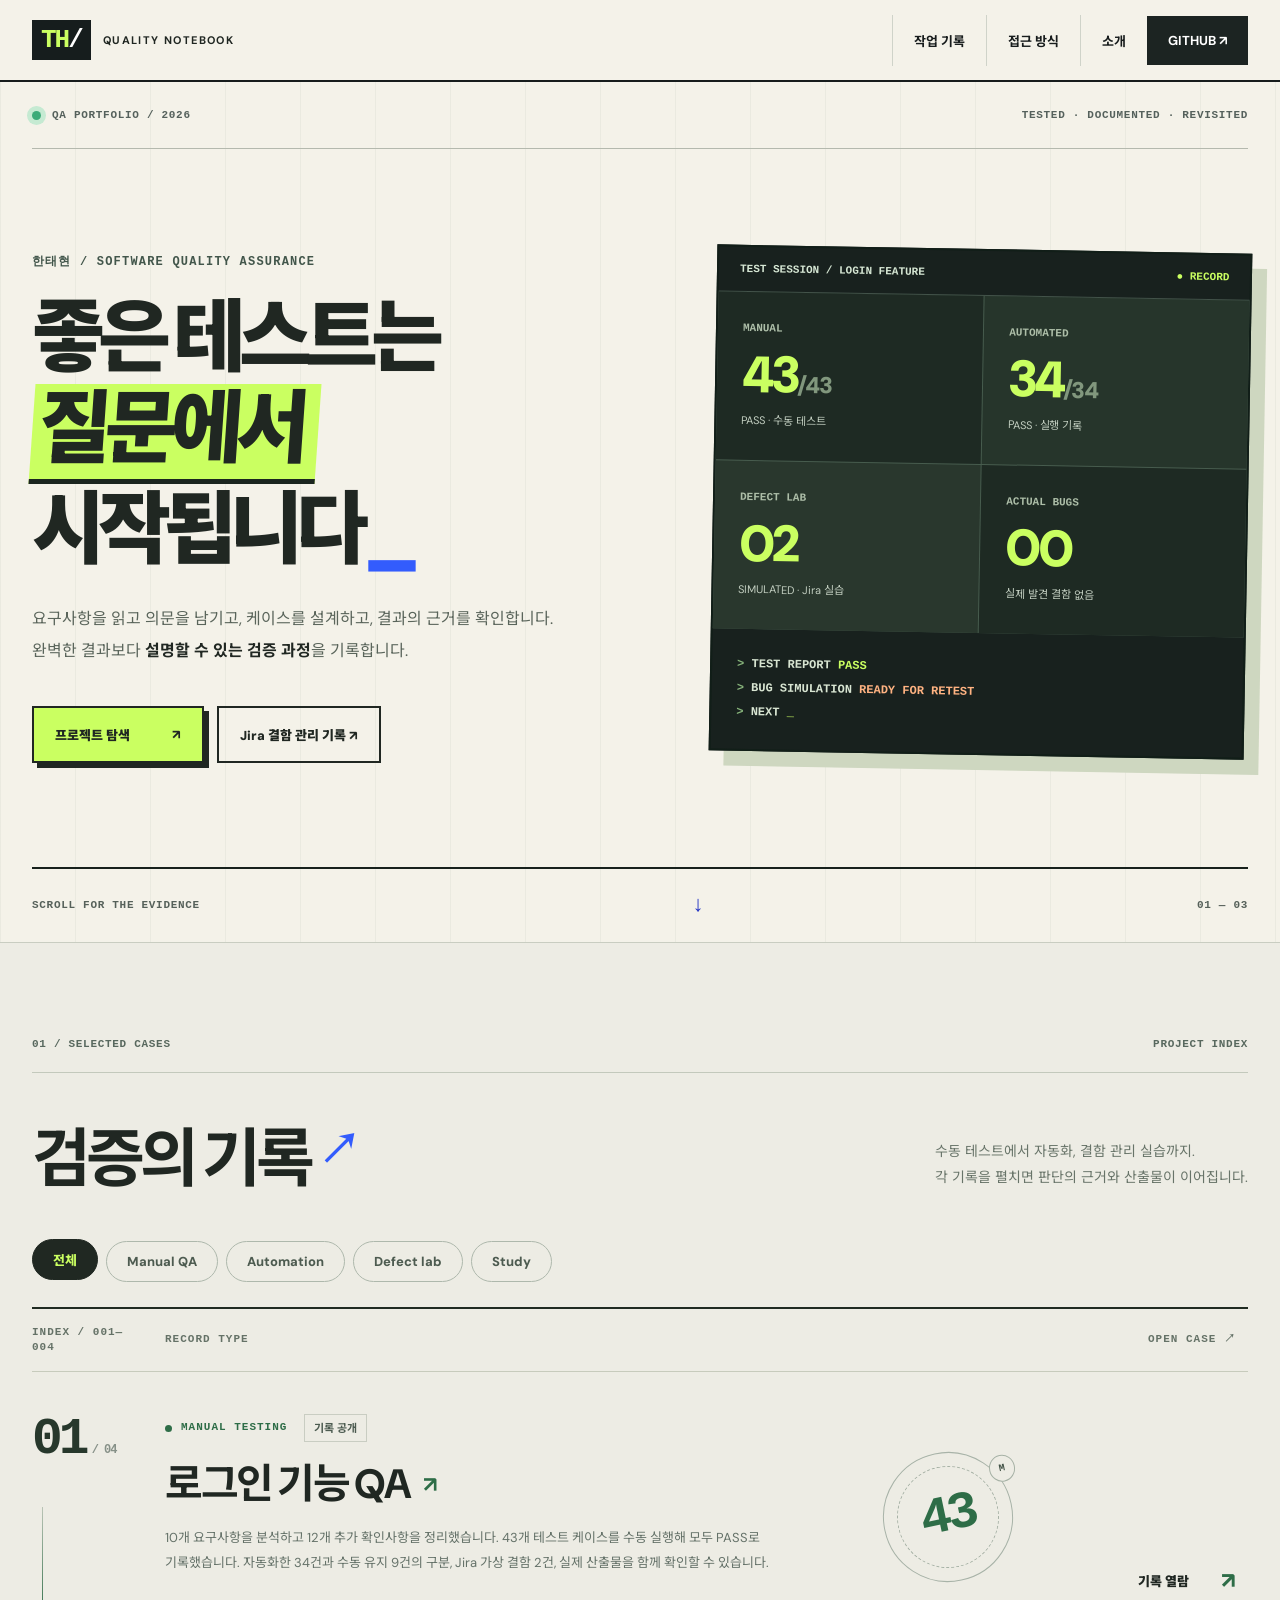
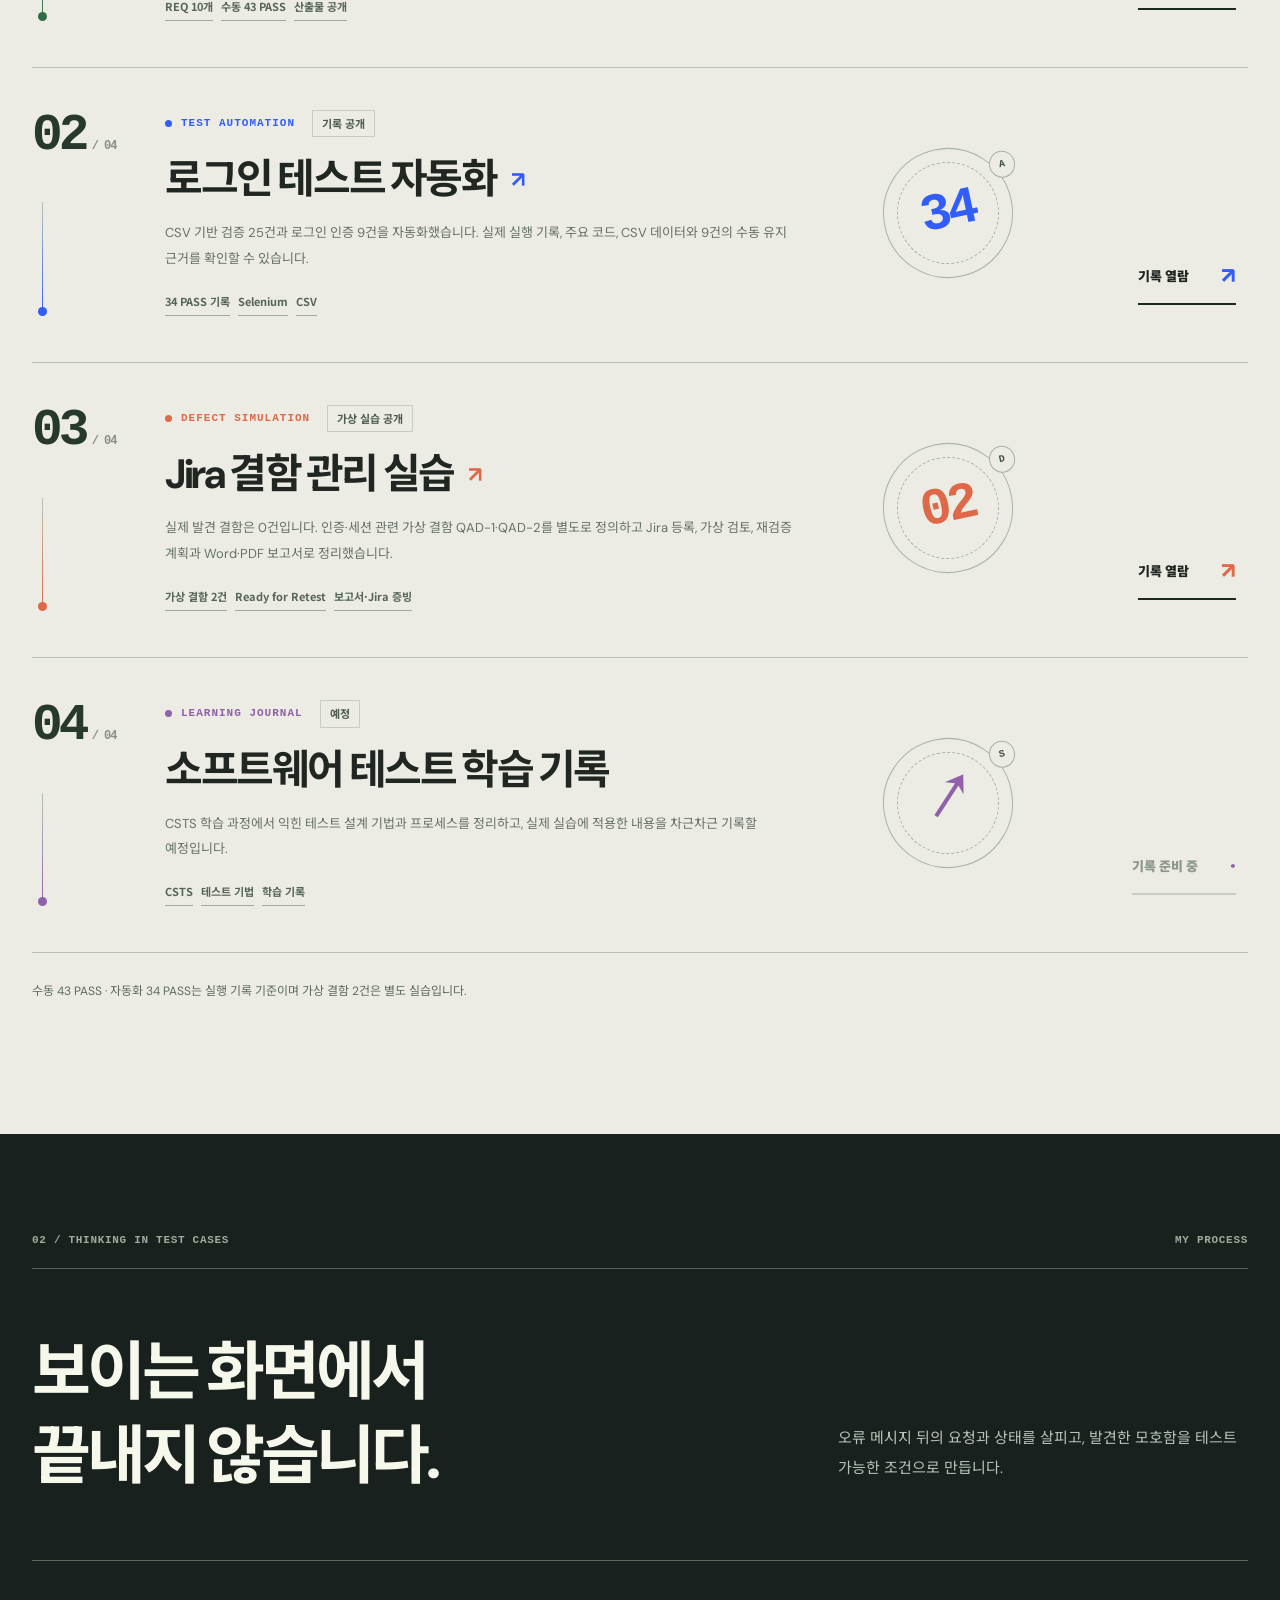
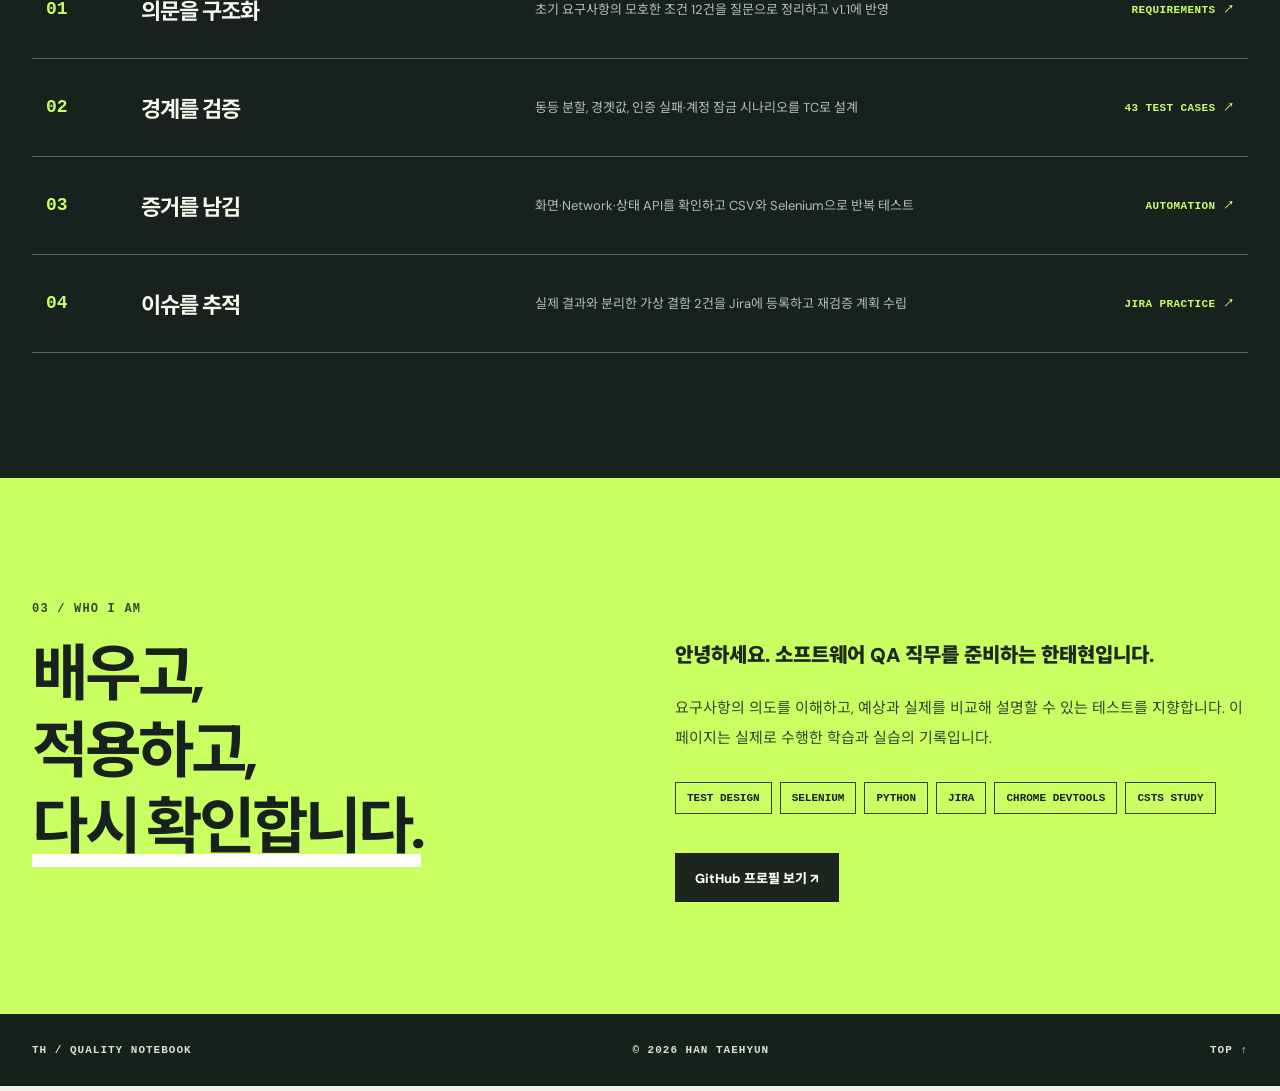
<file: index.html>
<!doctype html><html lang="ko"><head><meta charset="utf-8"><meta name="viewport" content="width=device-width, initial-scale=1"><meta name="theme-color" content="#f4f2e9"><meta name="description" content="QA 프로젝트의 판단과 검증 기록. 요구사항 분석, 수동 테스트, Selenium 자동화, Jira 결함 관리 실습."><title>한태현 | QA Worklog</title><link rel="stylesheet" href="styles.css"><script defer src="projects.js"></script><script defer src="app.js"></script></head>
<body class="redesign-home"><header class="site-header"><a class="brand" href="#top" aria-label="홈"><span class="brand-mark">TH<span class="brand-dot">/</span></span><span class="brand-caption">QUALITY NOTEBOOK</span></a><button class="menu-toggle" aria-label="메뉴 열기" aria-expanded="false">☰</button><nav class="nav" aria-label="사이트 메뉴"><a href="#projects">작업 기록</a><a href="#method">접근 방식</a><a href="#about">소개</a><a href="https://github.com/phixia0" target="_blank" rel="noopener" class="nav-contact">GITHUB ↗</a></nav></header>
<main id="top"><section class="new-hero"><div class="new-hero-inner"><div class="new-hero-top"><span class="live-indicator"><i></i> QA PORTFOLIO / 2026</span><span>TESTED · DOCUMENTED · REVISITED</span></div><div class="new-hero-body"><div class="new-hero-copy"><p class="overline">한태현 / Software Quality Assurance</p><h1>좋은 테스트는<br><span>질문에서</span><br>시작됩니다<span class="terminal-dot">_</span></h1><p class="new-hero-sub">요구사항을 읽고 의문을 남기고, 케이스를 설계하고, 결과의 근거를 확인합니다. 완벽한 결과보다 <b>설명할 수 있는 검증 과정</b>을 기록합니다.</p><div class="new-hero-buttons"><a class="glow-button" href="#projects">프로젝트 탐색 <span>↗</span></a><a class="outline-button" href="projects/login-qa/index.html#defect-simulation">Jira 결함 관리 기록 ↗</a></div></div><div class="new-hero-dashboard"><div class="dash-top"><span>TEST SESSION / LOGIN FEATURE</span><span class="dash-led">● RECORD</span></div><div class="dash-grid"><div><span>MANUAL</span><strong>43<span>/43</span></strong><small>PASS · 수동 테스트</small></div><div><span>AUTOMATED</span><strong>34<span>/34</span></strong><small>PASS · 실행 기록</small></div><div><span>DEFECT LAB</span><strong>02</strong><small>SIMULATED · Jira 실습</small></div><div><span>ACTUAL BUGS</span><strong>00</strong><small>실제 발견 결함 없음</small></div></div><div class="dash-terminal"><span class="prompt">&gt;</span> TEST REPORT <span class="ok-text">PASS</span><br><span class="prompt">&gt;</span> BUG SIMULATION <span class="warn-text">READY FOR RETEST</span><br><span class="prompt">&gt;</span> NEXT <span class="cursor">_</span></div></div></div><div class="hero-edge"><span>SCROLL FOR THE EVIDENCE</span><span>↓</span><span>01 — 03</span></div></div></section>
<section id="projects" class="new-projects"><div class="new-container"><div class="section-overline"><span>01 / SELECTED CASES</span><span>PROJECT INDEX</span></div><div class="new-section-title"><h2>검증의 기록<span>↗</span></h2><p>수동 테스트에서 자동화, 결함 관리 실습까지.<br>각 기록을 펼치면 판단의 근거와 산출물이 이어집니다.</p></div><div class="filters" role="group" aria-label="프로젝트 분류"><button class="filter active" data-filter="all" aria-pressed="true">전체</button><button class="filter" data-filter="manual" aria-pressed="false">Manual QA</button><button class="filter" data-filter="automation" aria-pressed="false">Automation</button><button class="filter" data-filter="defect" aria-pressed="false">Defect lab</button><button class="filter" data-filter="learning" aria-pressed="false">Study</button></div><div class="record-list-intro"><span>INDEX / 001—004</span><span>RECORD TYPE</span><span>OPEN CASE ↗</span></div><div id="project-grid" class="project-grid record-list" aria-live="polite"></div><p class="project-note">수동 43 PASS · 자동화 34 PASS는 실행 기록 기준이며 가상 결함 2건은 별도 실습입니다.</p></div></section>
<section id="method" class="new-method"><div class="new-container"><div class="section-overline"><span>02 / THINKING IN TEST CASES</span><span>MY PROCESS</span></div><div class="method-head"><h2>보이는 화면에서<br>끝내지 않습니다.</h2><p>오류 메시지 뒤의 요청과 상태를 살피고, 발견한 모호함을 테스트 가능한 조건으로 만듭니다.</p></div><div class="method-list"><article><span>01</span><h3>의문을 구조화</h3><p>초기 요구사항의 모호한 조건 12건을 질문으로 정리하고 v1.1에 반영</p><b>REQUIREMENTS ↗</b></article><article><span>02</span><h3>경계를 검증</h3><p>동등 분할, 경곗값, 인증 실패·계정 잠금 시나리오를 TC로 설계</p><b>43 TEST CASES ↗</b></article><article><span>03</span><h3>증거를 남김</h3><p>화면·Network·상태 API를 확인하고 CSV와 Selenium으로 반복 테스트</p><b>AUTOMATION ↗</b></article><article><span>04</span><h3>이슈를 추적</h3><p>실제 결과와 분리한 가상 결함 2건을 Jira에 등록하고 재검증 계획 수립</p><b>JIRA PRACTICE ↗</b></article></div></div></section>
<section id="about" class="new-about"><div class="new-container about-layout"><div><p class="overline">03 / WHO I AM</p><h2>배우고,<br>적용하고,<br><em>다시 확인합니다.</em></h2></div><div class="about-right"><p>안녕하세요. 소프트웨어 QA 직무를 준비하는 한태현입니다.</p><p>요구사항의 의도를 이해하고, 예상과 실제를 비교해 설명할 수 있는 테스트를 지향합니다. 이 페이지는 실제로 수행한 학습과 실습의 기록입니다.</p><div class="skill-cloud"><span>TEST DESIGN</span><span>SELENIUM</span><span>PYTHON</span><span>JIRA</span><span>CHROME DEVTOOLS</span><span>CSTS STUDY</span></div><a class="about-gh" id="github-link" href="https://github.com/phixia0" target="_blank" rel="noopener">GitHub 프로필 보기 ↗</a></div></div></section></main><footer class="new-footer"><span>TH / QUALITY NOTEBOOK</span><span>© <span id="year">2026</span> HAN TAEHYUN</span><a href="#top">TOP ↑</a></footer></body></html>
</file>
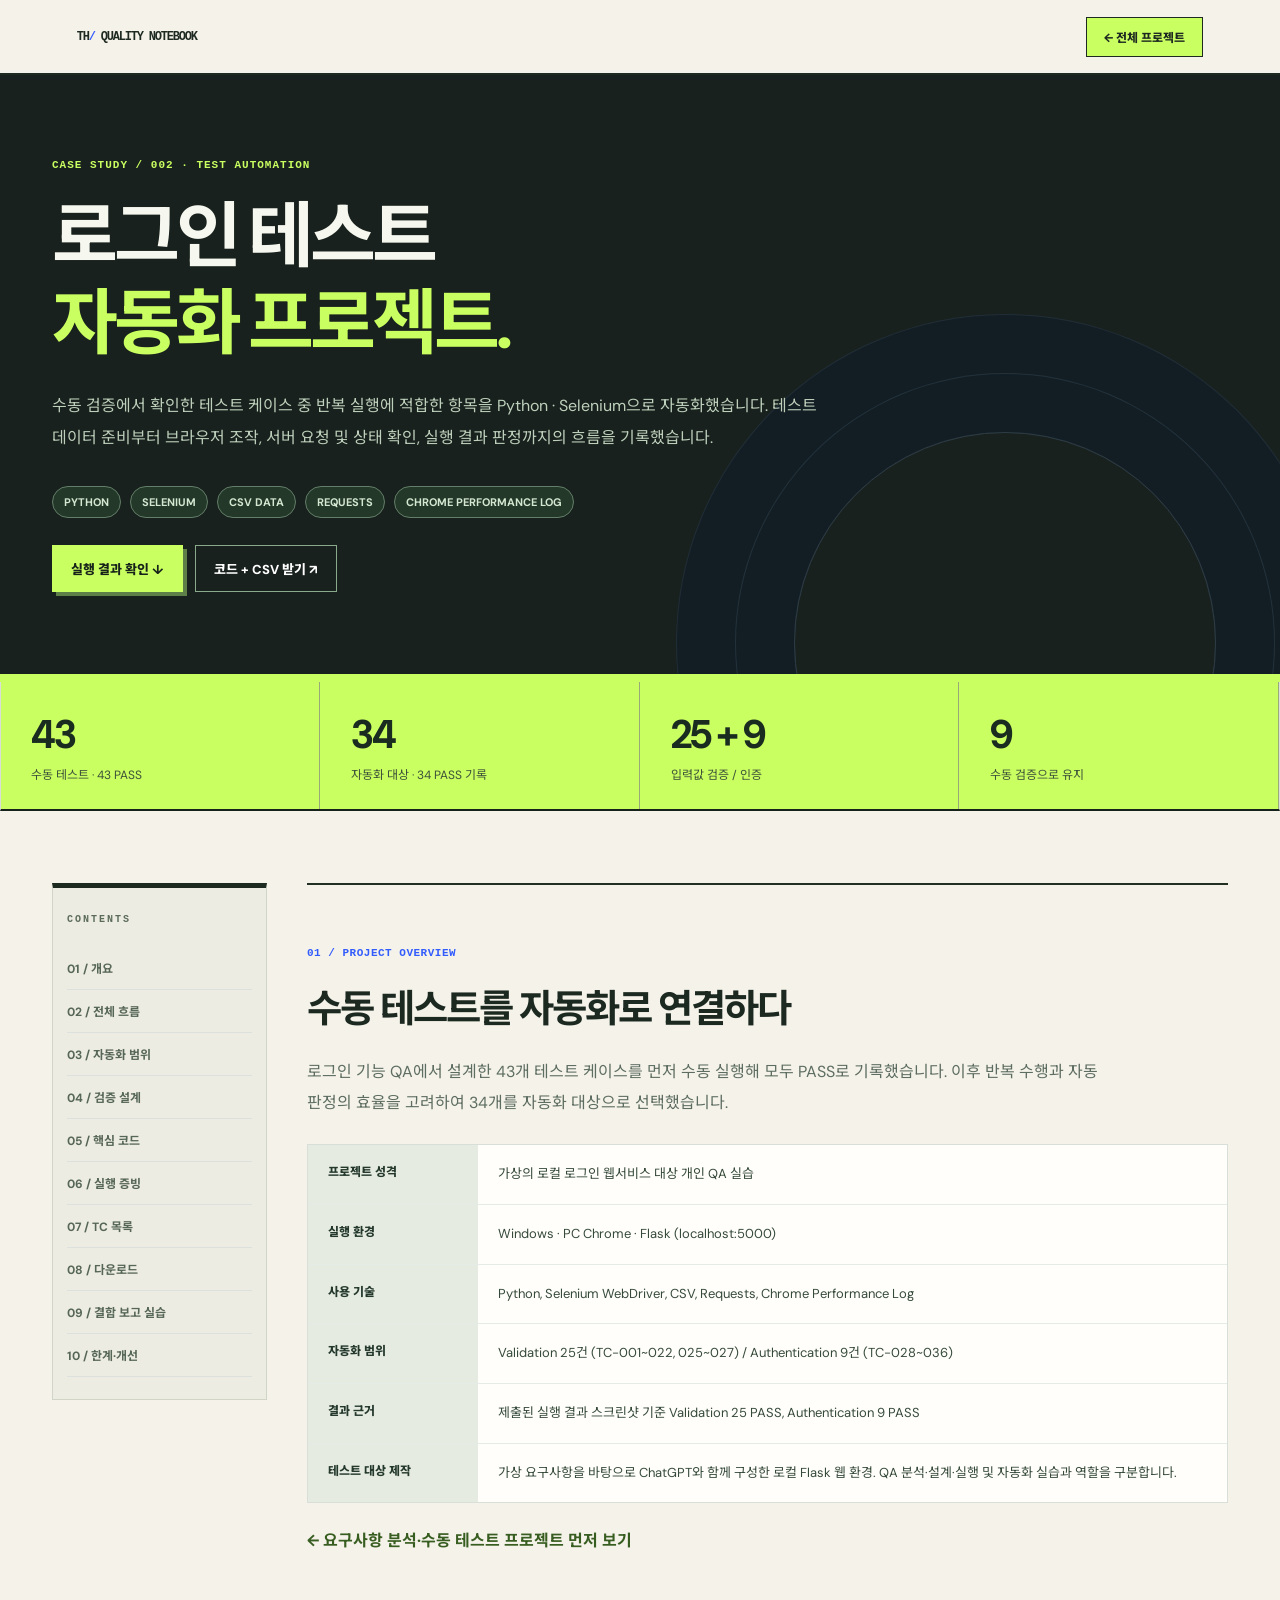
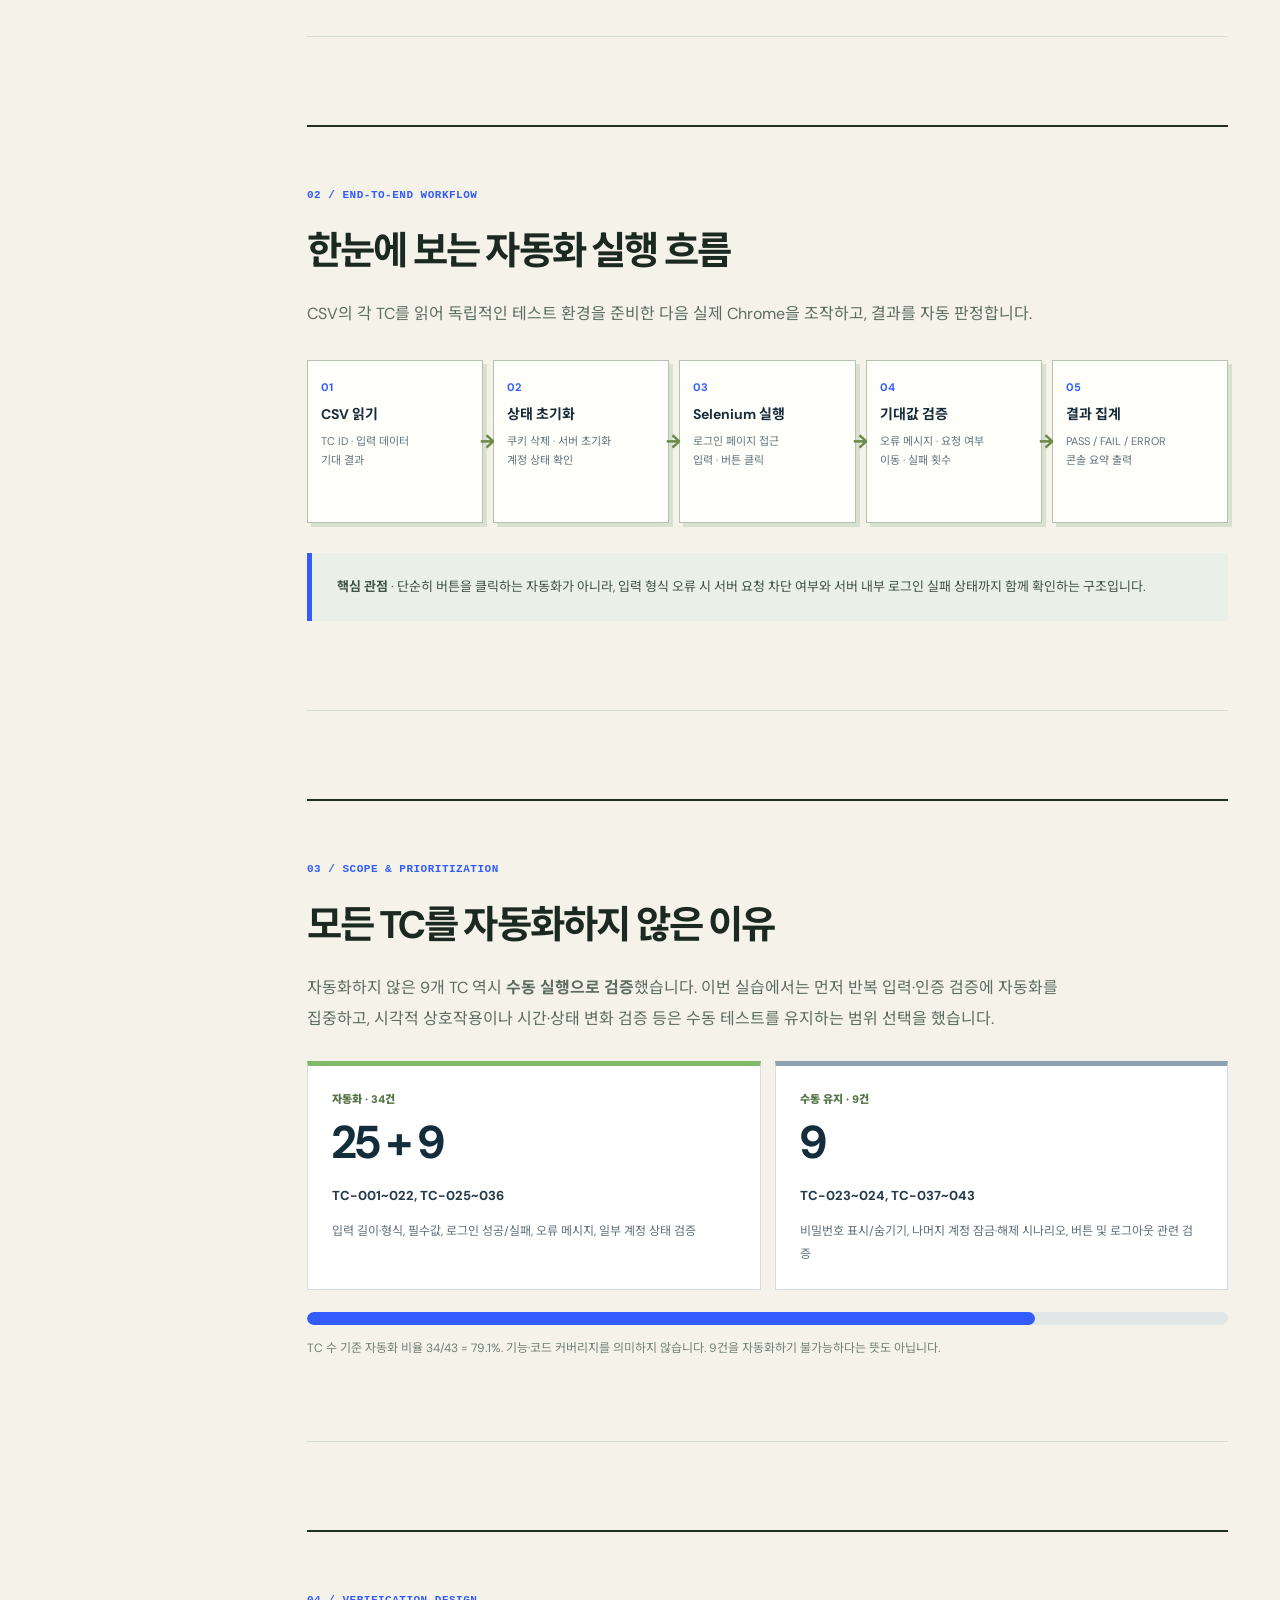
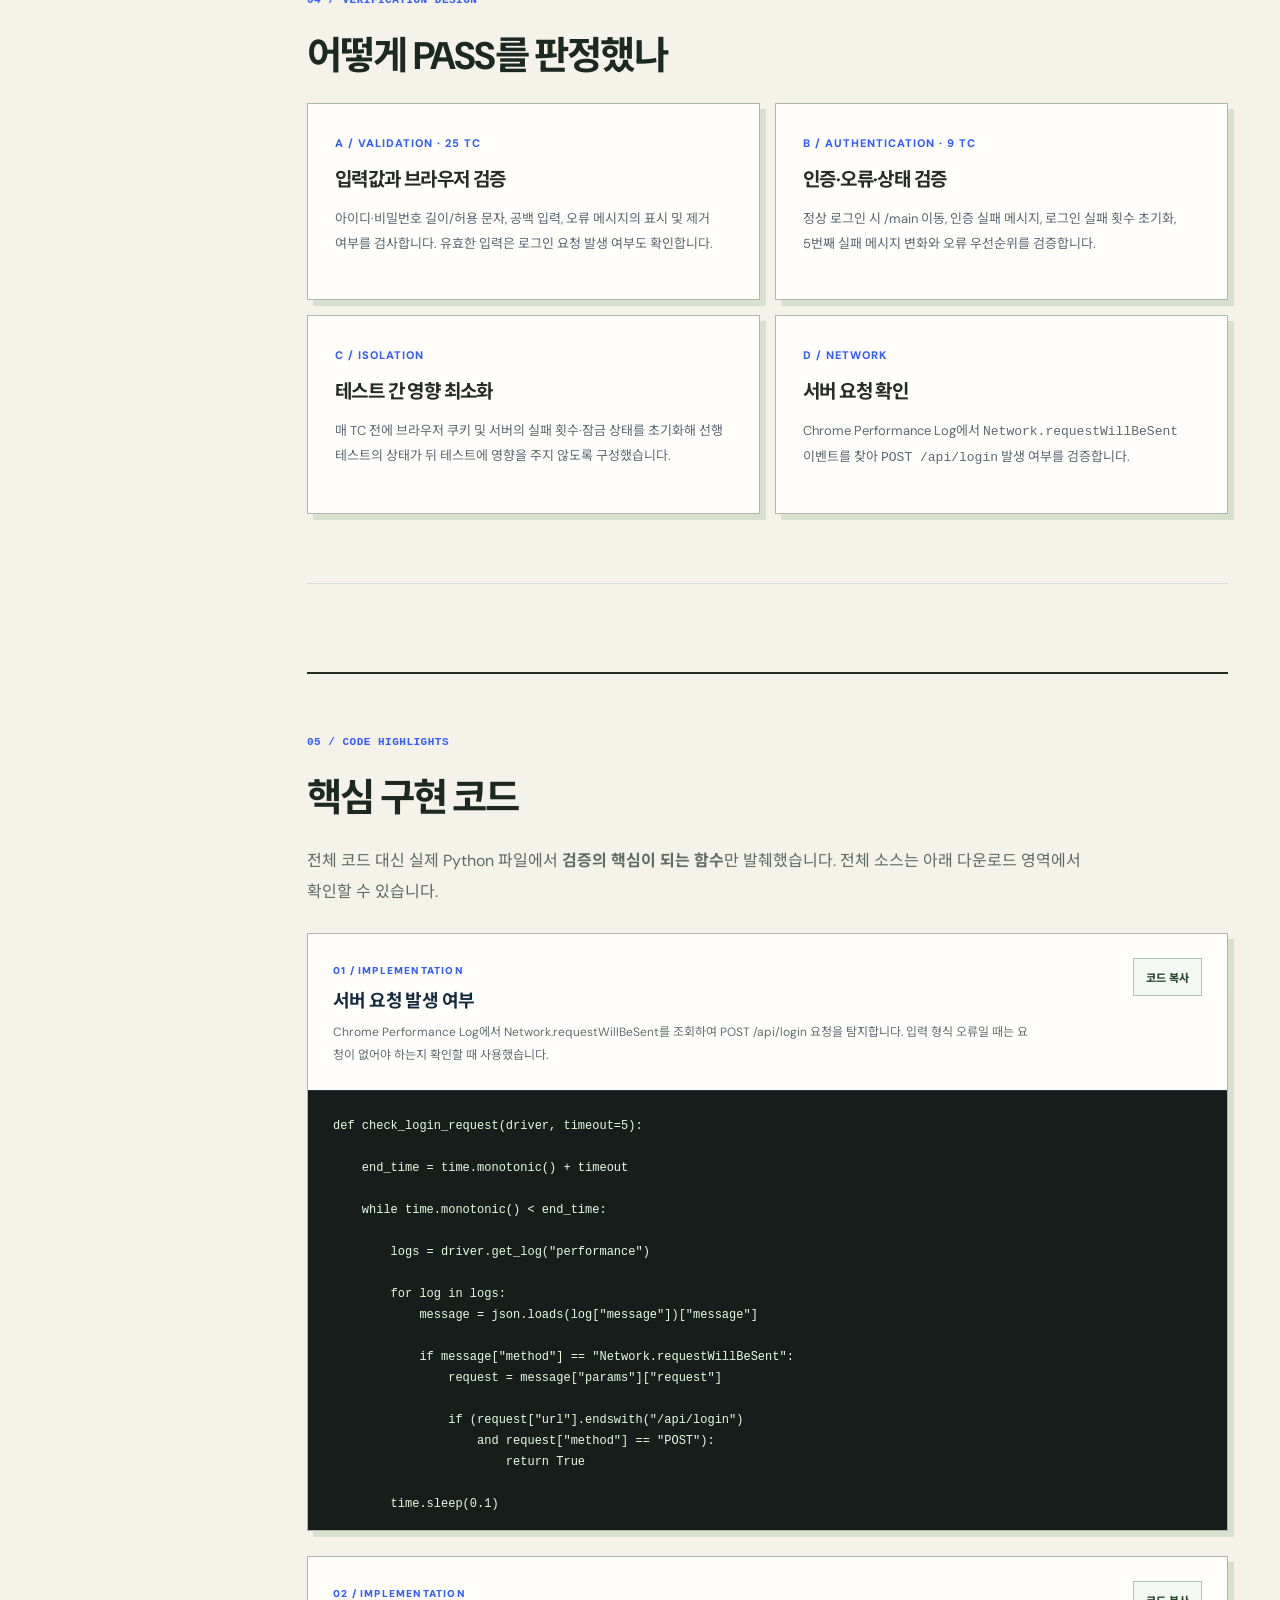
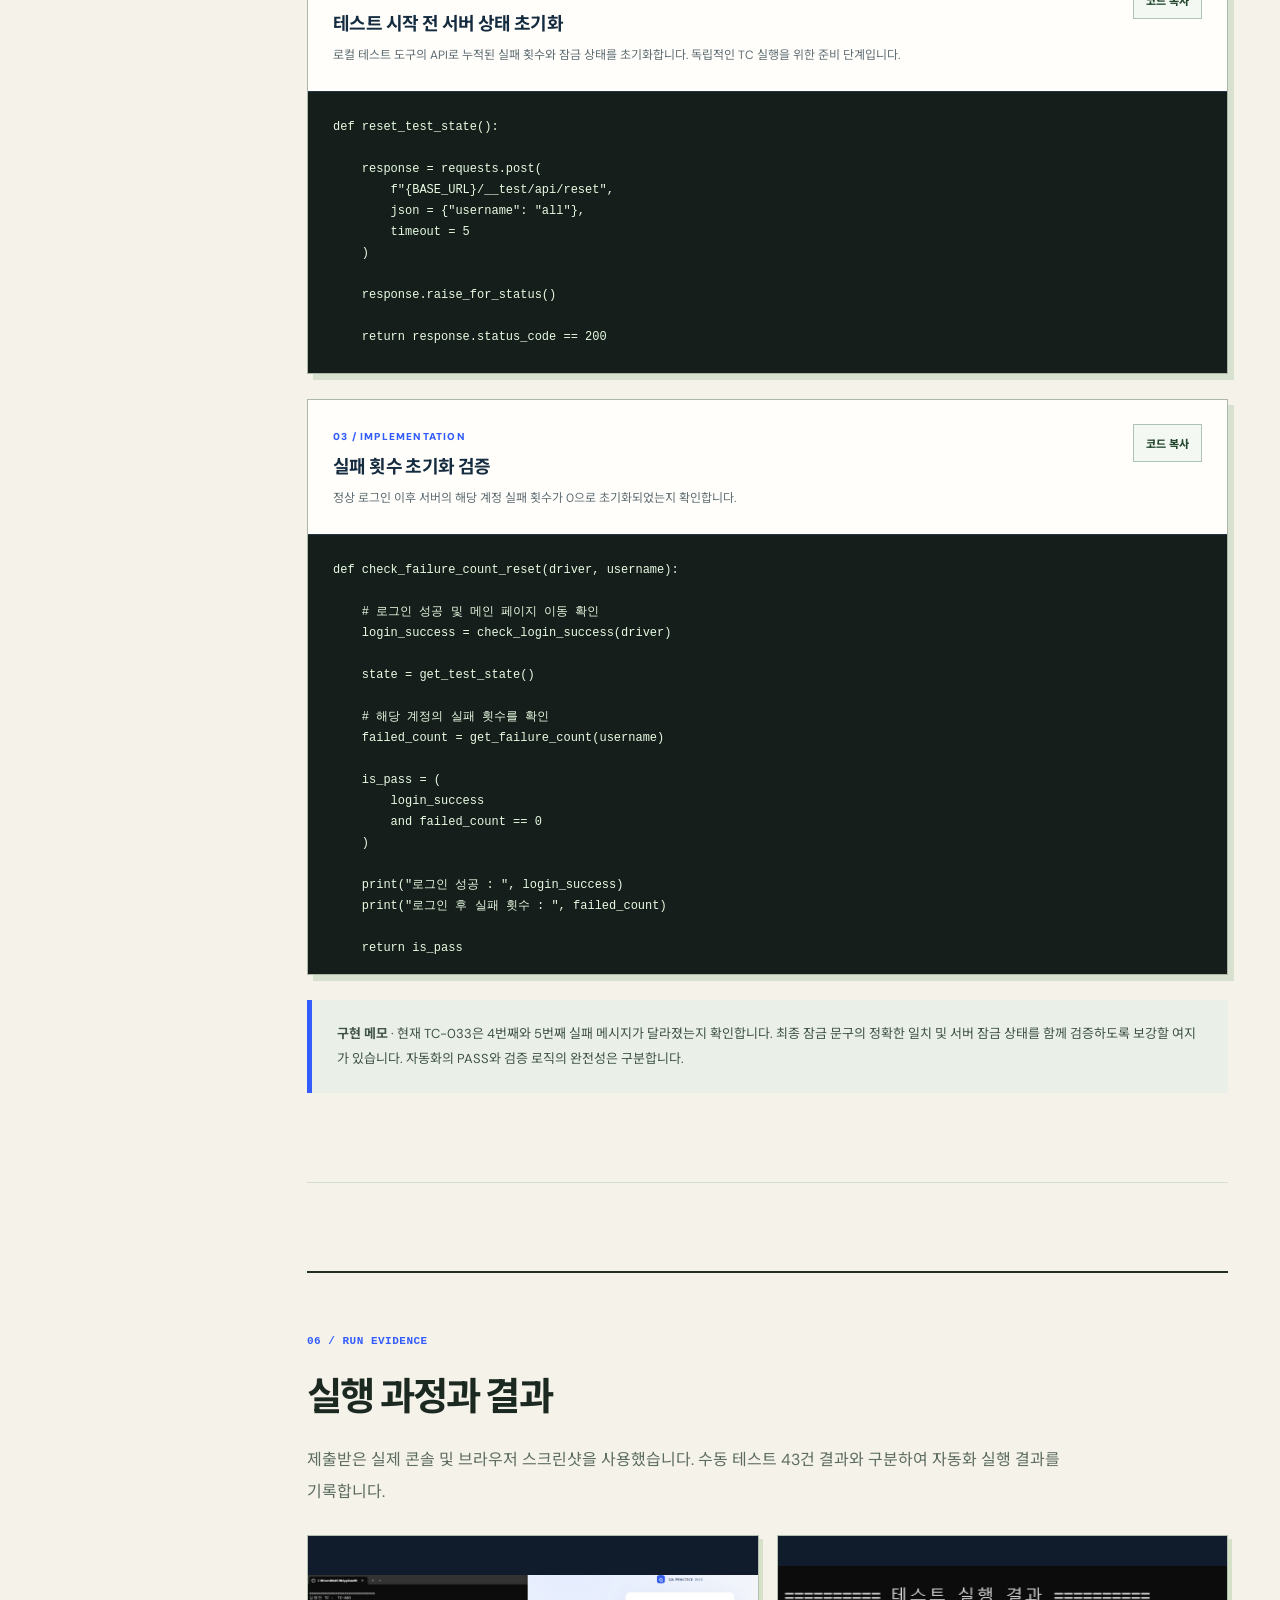
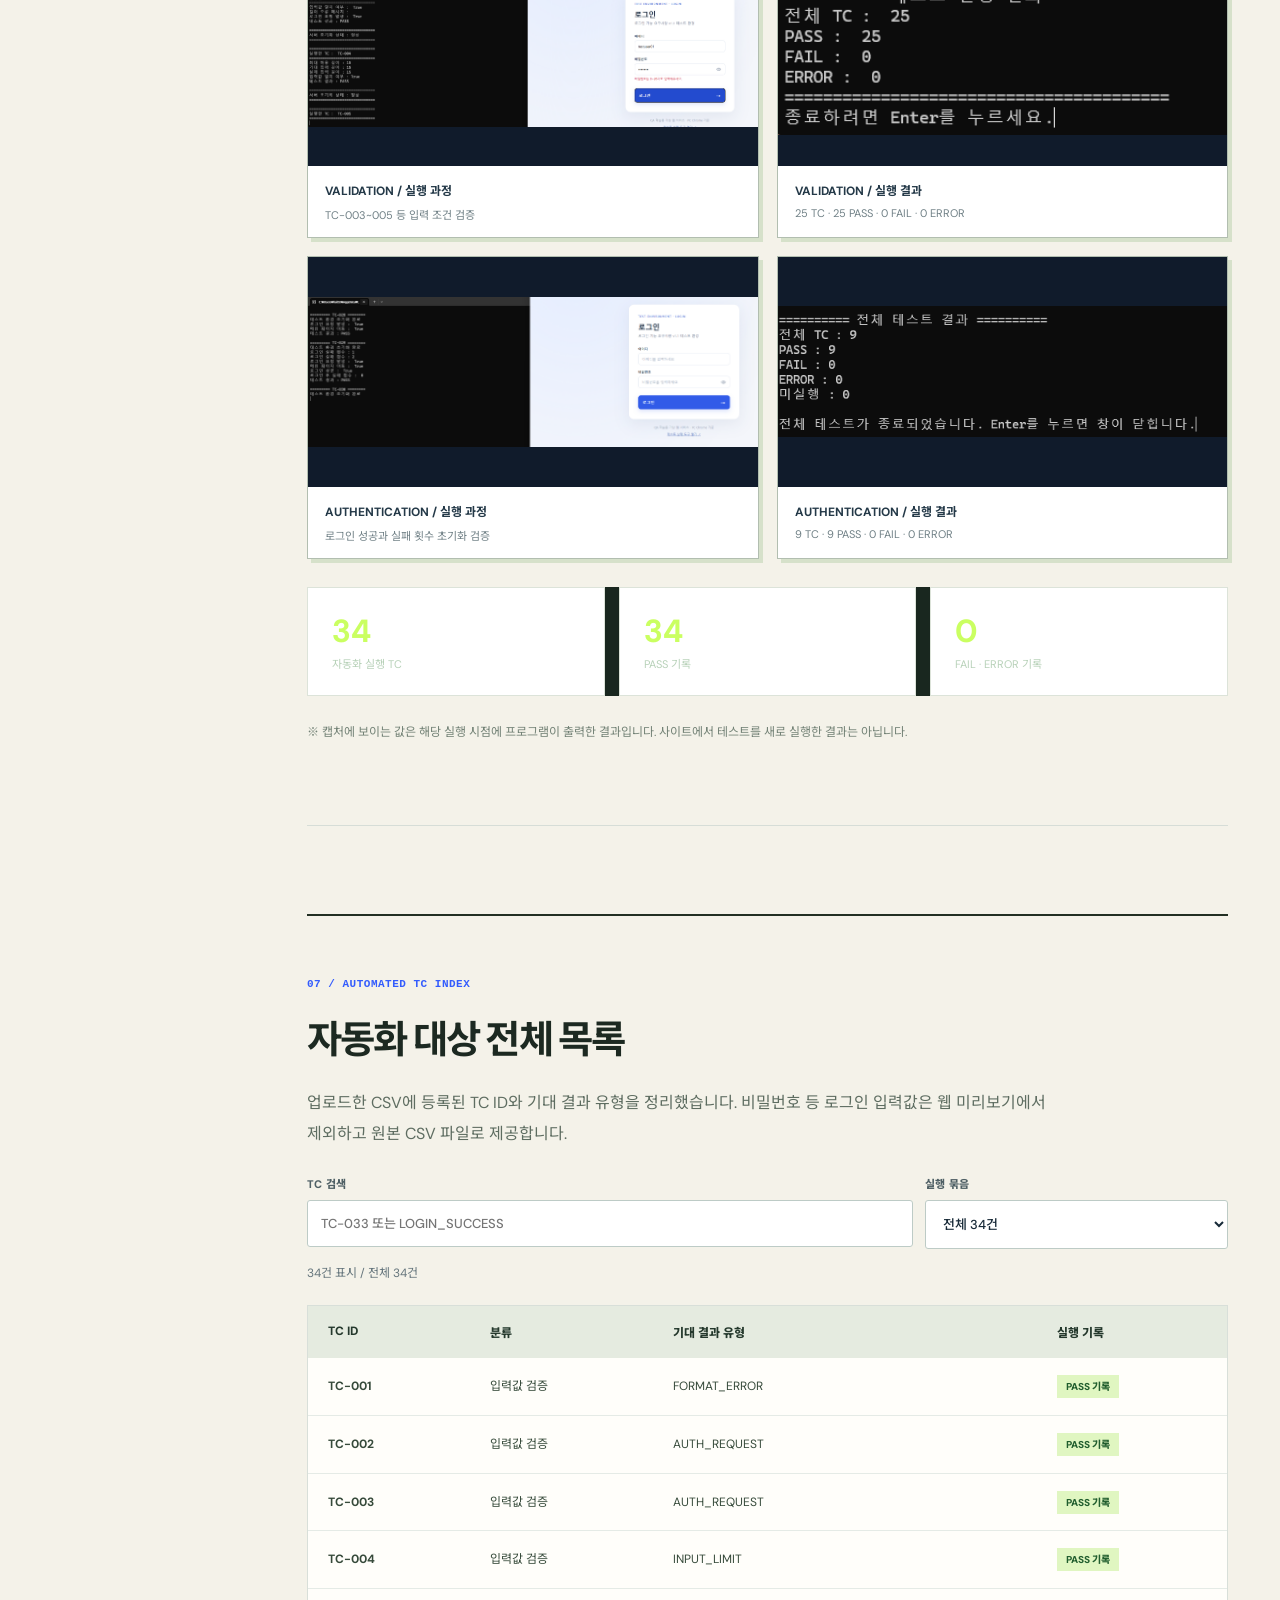
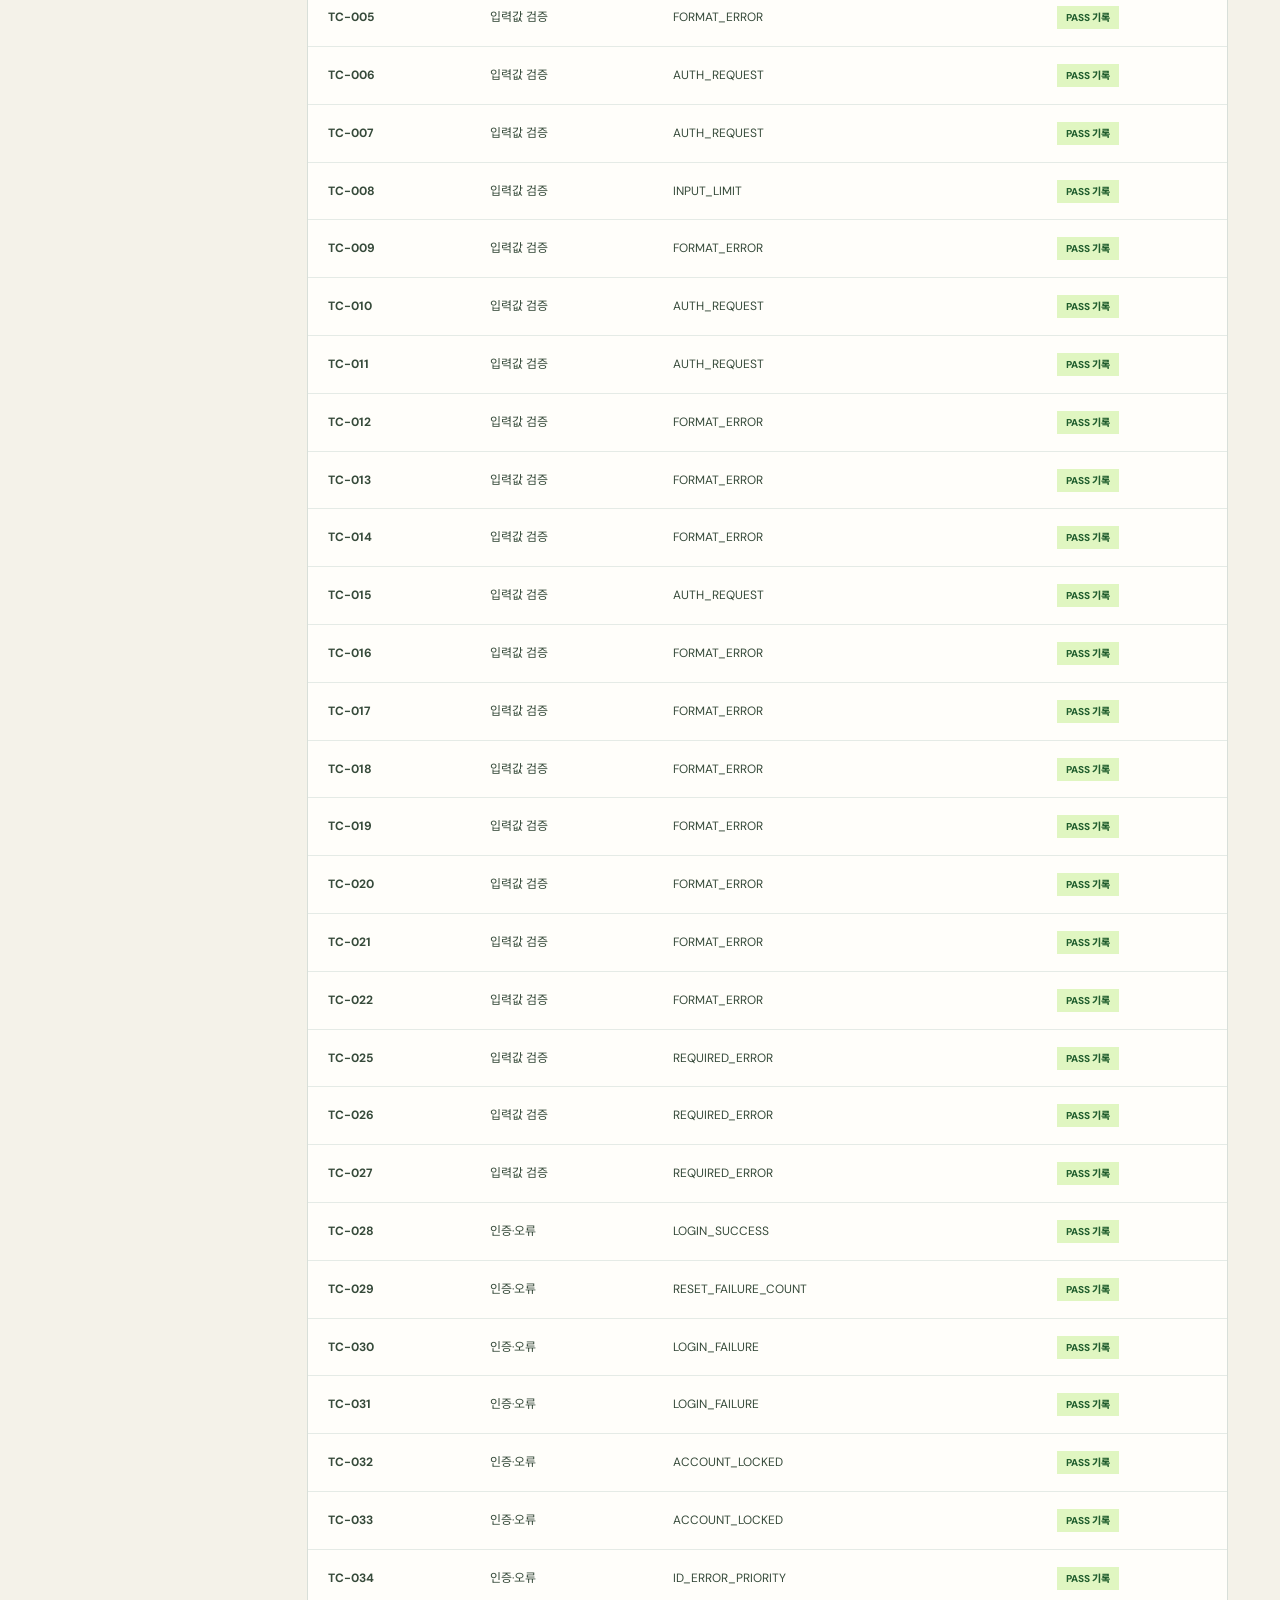
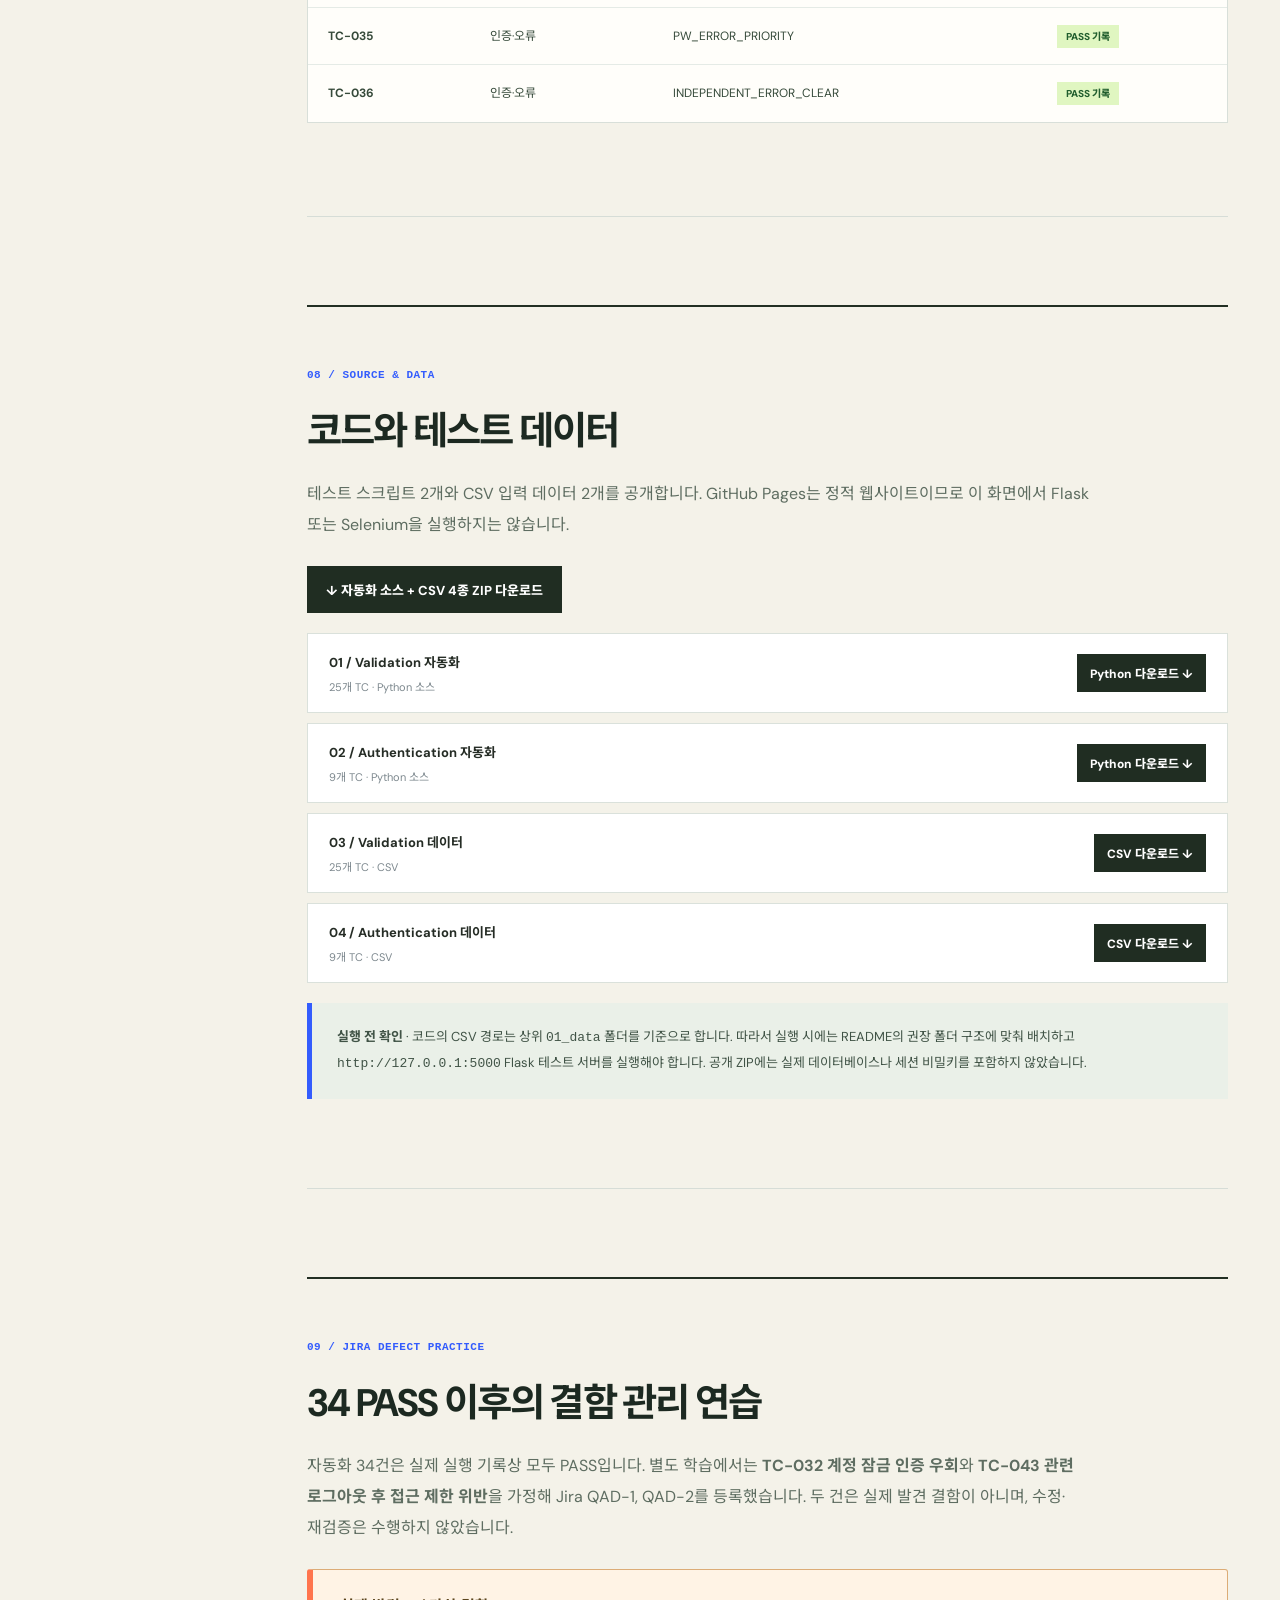
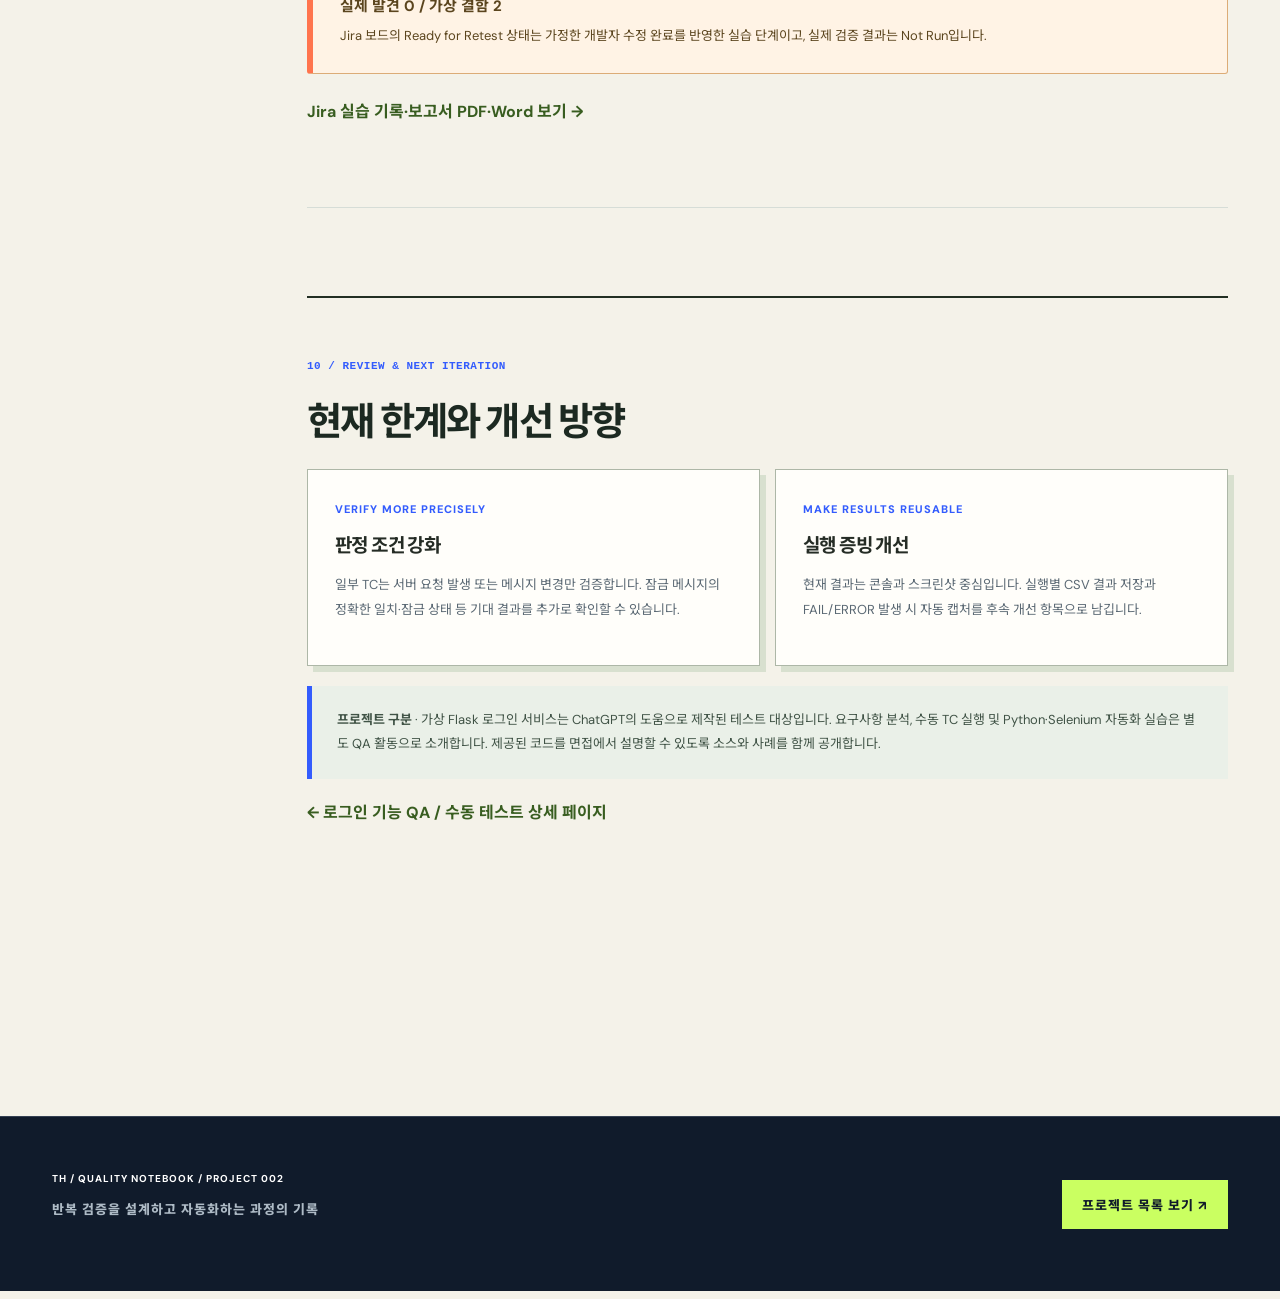
<file: projects/login-automation/index.html>
<!doctype html>
<html lang="ko"><head><meta charset="UTF-8"><meta name="viewport" content="width=device-width, initial-scale=1"><meta name="theme-color" content="#f4f2e9"><meta name="description" content="Python Selenium 로그인 기능 테스트 자동화 프로젝트 — 34개 TC의 실행 기록과 구현 사례"><title>로그인 테스트 자동화 | TH / QUALITY NOTEBOOK</title><link rel="stylesheet" href="../../styles.css"></head>
<body class="case-page auto-page">
<header class="case-header"><a class="case-brand" href="../../index.html">TH<span>/</span> QUALITY NOTEBOOK</a><a class="case-back" href="../../index.html#projects">← 전체 프로젝트</a></header>
<main>
<section class="case-hero auto-hero"><div class="container"><div class="case-eyebrow">CASE STUDY / 002 · TEST AUTOMATION</div><h1>로그인 테스트<br><em>자동화 프로젝트</em><span class="accent">.</span></h1><p>수동 검증에서 확인한 테스트 케이스 중 반복 실행에 적합한 항목을 Python · Selenium으로 자동화했습니다. 테스트 데이터 준비부터 브라우저 조작, 서버 요청 및 상태 확인, 실행 결과 판정까지의 흐름을 기록했습니다.</p><div class="case-chips"><span>PYTHON</span><span>SELENIUM</span><span>CSV DATA</span><span>REQUESTS</span><span>CHROME PERFORMANCE LOG</span></div><div class="case-hero-actions"><a class="case-download-primary" href="#evidence">실행 결과 확인 ↓</a><a class="case-download-secondary" href="sources/login_automation_source_and_data.zip" download>코드 + CSV 받기 ↗</a></div></div></section>
<div class="case-metrics auto-metrics"><div class="case-metric"><strong>43</strong><span>수동 테스트 · 43 PASS</span></div><div class="case-metric"><strong>34</strong><span>자동화 대상 · 34 PASS 기록</span></div><div class="case-metric"><strong>25 + 9</strong><span>입력값 검증 / 인증</span></div><div class="case-metric"><strong>9</strong><span>수동 검증으로 유지</span></div></div>
<div class="container case-layout"><aside class="case-side" aria-label="페이지 목차"><h2>CONTENTS</h2><a href="#auto-overview">01 / 개요</a><a href="#workflow">02 / 전체 흐름</a><a href="#scope">03 / 자동화 범위</a><a href="#architecture">04 / 검증 설계</a><a href="#code">05 / 핵심 코드</a><a href="#evidence">06 / 실행 증빙</a><a href="#case-index">07 / TC 목록</a><a href="#downloads">08 / 다운로드</a><a href="#defect-link">09 / 결함 보고 실습</a><a href="#limitations">10 / 한계·개선</a></aside><div class="case-content">
<section class="case-section" id="auto-overview"><span class="case-label">01 / PROJECT OVERVIEW</span><h2>수동 테스트를 자동화로 연결하다</h2><p class="case-lead">로그인 기능 QA에서 설계한 43개 테스트 케이스를 먼저 수동 실행해 모두 PASS로 기록했습니다. 이후 반복 수행과 자동 판정의 효율을 고려하여 34개를 자동화 대상으로 선택했습니다.</p><div class="case-table-wrap"><table class="case-table"><tbody><tr><th scope="row">프로젝트 성격</th><td>가상의 로컬 로그인 웹서비스 대상 개인 QA 실습</td></tr><tr><th scope="row">실행 환경</th><td>Windows · PC Chrome · Flask (localhost:5000)</td></tr><tr><th scope="row">사용 기술</th><td>Python, Selenium WebDriver, CSV, Requests, Chrome Performance Log</td></tr><tr><th scope="row">자동화 범위</th><td>Validation 25건 (TC-001~022, 025~027) / Authentication 9건 (TC-028~036)</td></tr><tr><th scope="row">결과 근거</th><td>제출된 실행 결과 스크린샷 기준 Validation 25 PASS, Authentication 9 PASS</td></tr><tr><th scope="row">테스트 대상 제작</th><td>가상 요구사항을 바탕으로 ChatGPT와 함께 구성한 로컬 Flask 웹 환경. QA 분석·설계·실행 및 자동화 실습과 역할을 구분합니다.</td></tr></tbody></table></div><p class="case-overview-download"><a href="../login-qa/index.html">← 요구사항 분석·수동 테스트 프로젝트 먼저 보기</a></p></section>
<section class="case-section" id="workflow"><span class="case-label">02 / END-TO-END WORKFLOW</span><h2>한눈에 보는 자동화 실행 흐름</h2><p class="case-lead">CSV의 각 TC를 읽어 독립적인 테스트 환경을 준비한 다음 실제 Chrome을 조작하고, 결과를 자동 판정합니다.</p><div class="auto-flow" aria-label="자동화 실행 흐름"><div><b>01</b><strong>CSV 읽기</strong><span>TC ID · 입력 데이터<br>기대 결과</span></div><div><b>02</b><strong>상태 초기화</strong><span>쿠키 삭제 · 서버 초기화<br>계정 상태 확인</span></div><div><b>03</b><strong>Selenium 실행</strong><span>로그인 페이지 접근<br>입력 · 버튼 클릭</span></div><div><b>04</b><strong>기대값 검증</strong><span>오류 메시지 · 요청 여부<br>이동 · 실패 횟수</span></div><div><b>05</b><strong>결과 집계</strong><span>PASS / FAIL / ERROR<br>콘솔 요약 출력</span></div></div><div class="case-callout"><strong>핵심 관점</strong> · 단순히 버튼을 클릭하는 자동화가 아니라, 입력 형식 오류 시 서버 요청 차단 여부와 서버 내부 로그인 실패 상태까지 함께 확인하는 구조입니다.</div></section>
<section class="case-section" id="scope"><span class="case-label">03 / SCOPE & PRIORITIZATION</span><h2>모든 TC를 자동화하지 않은 이유</h2><p class="case-lead">자동화하지 않은 9개 TC 역시 <strong>수동 실행으로 검증</strong>했습니다. 이번 실습에서는 먼저 반복 입력·인증 검증에 자동화를 집중하고, 시각적 상호작용이나 시간·상태 변화 검증 등은 수동 테스트를 유지하는 범위 선택을 했습니다.</p><div class="auto-split"><div class="auto-split-card on"><span>자동화 · 34건</span><strong>25 + 9</strong><p>TC-001~022, TC-025~036</p><small>입력 길이·형식, 필수값, 로그인 성공/실패, 오류 메시지, 일부 계정 상태 검증</small></div><div class="auto-split-card off"><span>수동 유지 · 9건</span><strong>9</strong><p>TC-023~024, TC-037~043</p><small>비밀번호 표시/숨기기, 나머지 계정 잠금·해제 시나리오, 버튼 및 로그아웃 관련 검증</small></div></div><div class="auto-progress" role="img" aria-label="43개 중 34개 자동화, 9개 수동 유지"><div style="width:79.0697674%"></div></div><p class="case-small">TC 수 기준 자동화 비율 34/43 = 79.1%. 기능·코드 커버리지를 의미하지 않습니다. 9건을 자동화하기 불가능하다는 뜻도 아닙니다.</p></section>
<section class="case-section" id="architecture"><span class="case-label">04 / VERIFICATION DESIGN</span><h2>어떻게 PASS를 판정했나</h2><div class="case-cards"><article class="case-card"><span class="case-card-id">A / VALIDATION · 25 TC</span><h3>입력값과 브라우저 검증</h3><p>아이디·비밀번호 길이/허용 문자, 공백 입력, 오류 메시지의 표시 및 제거 여부를 검사합니다. 유효한 입력은 로그인 요청 발생 여부도 확인합니다.</p></article><article class="case-card"><span class="case-card-id">B / AUTHENTICATION · 9 TC</span><h3>인증·오류·상태 검증</h3><p>정상 로그인 시 /main 이동, 인증 실패 메시지, 로그인 실패 횟수 초기화, 5번째 실패 메시지 변화와 오류 우선순위를 검증합니다.</p></article><article class="case-card"><span class="case-card-id">C / ISOLATION</span><h3>테스트 간 영향 최소화</h3><p>매 TC 전에 브라우저 쿠키 및 서버의 실패 횟수·잠금 상태를 초기화해 선행 테스트의 상태가 뒤 테스트에 영향을 주지 않도록 구성했습니다.</p></article><article class="case-card"><span class="case-card-id">D / NETWORK</span><h3>서버 요청 확인</h3><p>Chrome Performance Log에서 <code>Network.requestWillBeSent</code> 이벤트를 찾아 <code>POST /api/login</code> 발생 여부를 검증합니다.</p></article></div></section>
<section class="case-section" id="code"><span class="case-label">05 / CODE HIGHLIGHTS</span><h2>핵심 구현 코드</h2><p class="case-lead">전체 코드 대신 실제 Python 파일에서 <strong>검증의 핵심이 되는 함수</strong>만 발췌했습니다. 전체 소스는 아래 다운로드 영역에서 확인할 수 있습니다.</p><article class="auto-code-card"><div class="auto-code-head"><div><span class="auto-number">01 / IMPLEMENTATION</span><h3>서버 요청 발생 여부</h3><p>Chrome Performance Log에서 Network.requestWillBeSent를 조회하여 POST /api/login 요청을 탐지합니다. 입력 형식 오류일 때는 요청이 없어야 하는지 확인할 때 사용했습니다.</p></div><button class="auto-copy" type="button" data-copy="snippet-01" aria-label="서버 요청 발생 여부 코드 복사">코드 복사</button></div><pre><code id="snippet-01">def check_login_request(driver, timeout=5):
    
    end_time = time.monotonic() + timeout

    while time.monotonic() &lt; end_time:
        
        logs = driver.get_log(&quot;performance&quot;)

        for log in logs:
            message = json.loads(log[&quot;message&quot;])[&quot;message&quot;]

            if message[&quot;method&quot;] == &quot;Network.requestWillBeSent&quot;:
                request = message[&quot;params&quot;][&quot;request&quot;]

                if (request[&quot;url&quot;].endswith(&quot;/api/login&quot;)
                    and request[&quot;method&quot;] == &quot;POST&quot;):
                        return True

        time.sleep(0.1)

    return False</code></pre></article>
<article class="auto-code-card"><div class="auto-code-head"><div><span class="auto-number">02 / IMPLEMENTATION</span><h3>테스트 시작 전 서버 상태 초기화</h3><p>로컬 테스트 도구의 API로 누적된 실패 횟수와 잠금 상태를 초기화합니다. 독립적인 TC 실행을 위한 준비 단계입니다.</p></div><button class="auto-copy" type="button" data-copy="snippet-02" aria-label="테스트 시작 전 서버 상태 초기화 코드 복사">코드 복사</button></div><pre><code id="snippet-02">def reset_test_state():

    response = requests.post(
        f&quot;{BASE_URL}/__test/api/reset&quot;,
        json = {&quot;username&quot;: &quot;all&quot;},
        timeout = 5
    )

    response.raise_for_status()

    return response.status_code == 200</code></pre></article>
<article class="auto-code-card"><div class="auto-code-head"><div><span class="auto-number">03 / IMPLEMENTATION</span><h3>실패 횟수 초기화 검증</h3><p>정상 로그인 이후 서버의 해당 계정 실패 횟수가 0으로 초기화되었는지 확인합니다.</p></div><button class="auto-copy" type="button" data-copy="snippet-03" aria-label="실패 횟수 초기화 검증 코드 복사">코드 복사</button></div><pre><code id="snippet-03">def check_failure_count_reset(driver, username):

    # 로그인 성공 및 메인 페이지 이동 확인
    login_success = check_login_success(driver)

    state = get_test_state()

    # 해당 계정의 실패 횟수를 확인
    failed_count = get_failure_count(username)

    is_pass = (
        login_success
        and failed_count == 0
    )

    print(&quot;로그인 성공 : &quot;, login_success)
    print(&quot;로그인 후 실패 횟수 : &quot;, failed_count)

    return is_pass</code></pre></article><div class="case-callout"><strong>구현 메모</strong> · 현재 TC-033은 4번째와 5번째 실패 메시지가 달라졌는지 확인합니다. 최종 잠금 문구의 정확한 일치 및 서버 잠금 상태를 함께 검증하도록 보강할 여지가 있습니다. 자동화의 PASS와 검증 로직의 완전성은 구분합니다.</div></section>
<section class="case-section" id="evidence"><span class="case-label">06 / RUN EVIDENCE</span><h2>실행 과정과 결과</h2><p class="case-lead">제출받은 실제 콘솔 및 브라우저 스크린샷을 사용했습니다. 수동 테스트 43건 결과와 구분하여 자동화 실행 결과를 기록합니다.</p><div class="auto-evidence-grid"><figure><a href="media/01_validation_과정.png" target="_blank" rel="noopener"><img loading="lazy" src="media/01_validation_과정.png" alt="Validation 테스트가 진행 중인 명령 프롬프트와 로그인 브라우저 화면"></a><figcaption><strong>VALIDATION / 실행 과정</strong><span>TC-003~005 등 입력 조건 검증</span></figcaption></figure><figure><a href="media/01_validation_결과.png" target="_blank" rel="noopener"><img loading="lazy" src="media/01_validation_결과.png" alt="Validation 실행 결과 전체 TC 25, PASS 25, FAIL 0, ERROR 0"></a><figcaption><strong>VALIDATION / 실행 결과</strong><span>25 TC · 25 PASS · 0 FAIL · 0 ERROR</span></figcaption></figure><figure><a href="media/02_authentication_과정.png" target="_blank" rel="noopener"><img loading="lazy" src="media/02_authentication_과정.png" alt="Authentication 자동화가 진행 중인 콘솔과 브라우저 화면"></a><figcaption><strong>AUTHENTICATION / 실행 과정</strong><span>로그인 성공과 실패 횟수 초기화 검증</span></figcaption></figure><figure><a href="media/02_authentication_결과.png" target="_blank" rel="noopener"><img loading="lazy" src="media/02_authentication_결과.png" alt="Authentication 실행 결과 전체 TC 9, PASS 9, FAIL 0, ERROR 0"></a><figcaption><strong>AUTHENTICATION / 실행 결과</strong><span>9 TC · 9 PASS · 0 FAIL · 0 ERROR</span></figcaption></figure></div><div class="case-result"><div><strong>34</strong><span>자동화 실행 TC</span></div><div><strong>34</strong><span>PASS 기록</span></div><div><strong>0</strong><span>FAIL · ERROR 기록</span></div></div><p class="case-small">※ 캡처에 보이는 값은 해당 실행 시점에 프로그램이 출력한 결과입니다. 사이트에서 테스트를 새로 실행한 결과는 아닙니다.</p></section>
<section class="case-section" id="case-index"><span class="case-label">07 / AUTOMATED TC INDEX</span><h2>자동화 대상 전체 목록</h2><p class="case-lead">업로드한 CSV에 등록된 TC ID와 기대 결과 유형을 정리했습니다. 비밀번호 등 로그인 입력값은 웹 미리보기에서 제외하고 원본 CSV 파일로 제공합니다.</p><div class="explorer-toolbar auto-toolbar"><label class="search-field">TC 검색<input id="auto-search" type="search" placeholder="TC-033 또는 LOGIN_SUCCESS" autocomplete="off"></label><label class="search-field compact">실행 묶음<select id="auto-group"><option value="">전체 34건</option><option value="validation">Validation · 25건</option><option value="authentication">Authentication · 9건</option></select></label></div><p id="auto-count" class="explorer-count" aria-live="polite">34건 표시</p><div class="case-table-wrap"><table class="case-table auto-tc-table"><thead><tr><th>TC ID</th><th>분류</th><th>기대 결과 유형</th><th>실행 기록</th></tr></thead><tbody><tr data-group="validation" data-q="tc-001 format_error"><td><strong>TC-001</strong></td><td>입력값 검증</td><td>FORMAT_ERROR</td><td><span class="auto-badge pass">PASS 기록</span></td></tr>
<tr data-group="validation" data-q="tc-002 auth_request"><td><strong>TC-002</strong></td><td>입력값 검증</td><td>AUTH_REQUEST</td><td><span class="auto-badge pass">PASS 기록</span></td></tr>
<tr data-group="validation" data-q="tc-003 auth_request"><td><strong>TC-003</strong></td><td>입력값 검증</td><td>AUTH_REQUEST</td><td><span class="auto-badge pass">PASS 기록</span></td></tr>
<tr data-group="validation" data-q="tc-004 input_limit"><td><strong>TC-004</strong></td><td>입력값 검증</td><td>INPUT_LIMIT</td><td><span class="auto-badge pass">PASS 기록</span></td></tr>
<tr data-group="validation" data-q="tc-005 format_error"><td><strong>TC-005</strong></td><td>입력값 검증</td><td>FORMAT_ERROR</td><td><span class="auto-badge pass">PASS 기록</span></td></tr>
<tr data-group="validation" data-q="tc-006 auth_request"><td><strong>TC-006</strong></td><td>입력값 검증</td><td>AUTH_REQUEST</td><td><span class="auto-badge pass">PASS 기록</span></td></tr>
<tr data-group="validation" data-q="tc-007 auth_request"><td><strong>TC-007</strong></td><td>입력값 검증</td><td>AUTH_REQUEST</td><td><span class="auto-badge pass">PASS 기록</span></td></tr>
<tr data-group="validation" data-q="tc-008 input_limit"><td><strong>TC-008</strong></td><td>입력값 검증</td><td>INPUT_LIMIT</td><td><span class="auto-badge pass">PASS 기록</span></td></tr>
<tr data-group="validation" data-q="tc-009 format_error"><td><strong>TC-009</strong></td><td>입력값 검증</td><td>FORMAT_ERROR</td><td><span class="auto-badge pass">PASS 기록</span></td></tr>
<tr data-group="validation" data-q="tc-010 auth_request"><td><strong>TC-010</strong></td><td>입력값 검증</td><td>AUTH_REQUEST</td><td><span class="auto-badge pass">PASS 기록</span></td></tr>
<tr data-group="validation" data-q="tc-011 auth_request"><td><strong>TC-011</strong></td><td>입력값 검증</td><td>AUTH_REQUEST</td><td><span class="auto-badge pass">PASS 기록</span></td></tr>
<tr data-group="validation" data-q="tc-012 format_error"><td><strong>TC-012</strong></td><td>입력값 검증</td><td>FORMAT_ERROR</td><td><span class="auto-badge pass">PASS 기록</span></td></tr>
<tr data-group="validation" data-q="tc-013 format_error"><td><strong>TC-013</strong></td><td>입력값 검증</td><td>FORMAT_ERROR</td><td><span class="auto-badge pass">PASS 기록</span></td></tr>
<tr data-group="validation" data-q="tc-014 format_error"><td><strong>TC-014</strong></td><td>입력값 검증</td><td>FORMAT_ERROR</td><td><span class="auto-badge pass">PASS 기록</span></td></tr>
<tr data-group="validation" data-q="tc-015 auth_request"><td><strong>TC-015</strong></td><td>입력값 검증</td><td>AUTH_REQUEST</td><td><span class="auto-badge pass">PASS 기록</span></td></tr>
<tr data-group="validation" data-q="tc-016 format_error"><td><strong>TC-016</strong></td><td>입력값 검증</td><td>FORMAT_ERROR</td><td><span class="auto-badge pass">PASS 기록</span></td></tr>
<tr data-group="validation" data-q="tc-017 format_error"><td><strong>TC-017</strong></td><td>입력값 검증</td><td>FORMAT_ERROR</td><td><span class="auto-badge pass">PASS 기록</span></td></tr>
<tr data-group="validation" data-q="tc-018 format_error"><td><strong>TC-018</strong></td><td>입력값 검증</td><td>FORMAT_ERROR</td><td><span class="auto-badge pass">PASS 기록</span></td></tr>
<tr data-group="validation" data-q="tc-019 format_error"><td><strong>TC-019</strong></td><td>입력값 검증</td><td>FORMAT_ERROR</td><td><span class="auto-badge pass">PASS 기록</span></td></tr>
<tr data-group="validation" data-q="tc-020 format_error"><td><strong>TC-020</strong></td><td>입력값 검증</td><td>FORMAT_ERROR</td><td><span class="auto-badge pass">PASS 기록</span></td></tr>
<tr data-group="validation" data-q="tc-021 format_error"><td><strong>TC-021</strong></td><td>입력값 검증</td><td>FORMAT_ERROR</td><td><span class="auto-badge pass">PASS 기록</span></td></tr>
<tr data-group="validation" data-q="tc-022 format_error"><td><strong>TC-022</strong></td><td>입력값 검증</td><td>FORMAT_ERROR</td><td><span class="auto-badge pass">PASS 기록</span></td></tr>
<tr data-group="validation" data-q="tc-025 required_error"><td><strong>TC-025</strong></td><td>입력값 검증</td><td>REQUIRED_ERROR</td><td><span class="auto-badge pass">PASS 기록</span></td></tr>
<tr data-group="validation" data-q="tc-026 required_error"><td><strong>TC-026</strong></td><td>입력값 검증</td><td>REQUIRED_ERROR</td><td><span class="auto-badge pass">PASS 기록</span></td></tr>
<tr data-group="validation" data-q="tc-027 required_error"><td><strong>TC-027</strong></td><td>입력값 검증</td><td>REQUIRED_ERROR</td><td><span class="auto-badge pass">PASS 기록</span></td></tr>
<tr data-group="authentication" data-q="tc-028 login_success"><td><strong>TC-028</strong></td><td>인증·오류</td><td>LOGIN_SUCCESS</td><td><span class="auto-badge pass">PASS 기록</span></td></tr>
<tr data-group="authentication" data-q="tc-029 reset_failure_count"><td><strong>TC-029</strong></td><td>인증·오류</td><td>RESET_FAILURE_COUNT</td><td><span class="auto-badge pass">PASS 기록</span></td></tr>
<tr data-group="authentication" data-q="tc-030 login_failure"><td><strong>TC-030</strong></td><td>인증·오류</td><td>LOGIN_FAILURE</td><td><span class="auto-badge pass">PASS 기록</span></td></tr>
<tr data-group="authentication" data-q="tc-031 login_failure"><td><strong>TC-031</strong></td><td>인증·오류</td><td>LOGIN_FAILURE</td><td><span class="auto-badge pass">PASS 기록</span></td></tr>
<tr data-group="authentication" data-q="tc-032 account_locked"><td><strong>TC-032</strong></td><td>인증·오류</td><td>ACCOUNT_LOCKED</td><td><span class="auto-badge pass">PASS 기록</span></td></tr>
<tr data-group="authentication" data-q="tc-033 account_locked"><td><strong>TC-033</strong></td><td>인증·오류</td><td>ACCOUNT_LOCKED</td><td><span class="auto-badge pass">PASS 기록</span></td></tr>
<tr data-group="authentication" data-q="tc-034 id_error_priority"><td><strong>TC-034</strong></td><td>인증·오류</td><td>ID_ERROR_PRIORITY</td><td><span class="auto-badge pass">PASS 기록</span></td></tr>
<tr data-group="authentication" data-q="tc-035 pw_error_priority"><td><strong>TC-035</strong></td><td>인증·오류</td><td>PW_ERROR_PRIORITY</td><td><span class="auto-badge pass">PASS 기록</span></td></tr>
<tr data-group="authentication" data-q="tc-036 independent_error_clear"><td><strong>TC-036</strong></td><td>인증·오류</td><td>INDEPENDENT_ERROR_CLEAR</td><td><span class="auto-badge pass">PASS 기록</span></td></tr></tbody></table></div></section>
<section class="case-section" id="downloads"><span class="case-label">08 / SOURCE & DATA</span><h2>코드와 테스트 데이터</h2><p class="case-lead">테스트 스크립트 2개와 CSV 입력 데이터 2개를 공개합니다. GitHub Pages는 정적 웹사이트이므로 이 화면에서 Flask 또는 Selenium을 실행하지는 않습니다.</p><p class="case-docs-bundle"><a href="sources/login_automation_source_and_data.zip" download>↓ 자동화 소스 + CSV 4종 ZIP 다운로드</a></p><div class="case-docs"><div class="case-doc"><div class="case-doc-info"><strong>01 / Validation 자동화</strong><span>25개 TC · Python 소스</span></div><div class="case-doc-actions"><a href="sources/01_Test_login_validation.py" download>Python 다운로드 ↓</a></div></div><div class="case-doc"><div class="case-doc-info"><strong>02 / Authentication 자동화</strong><span>9개 TC · Python 소스</span></div><div class="case-doc-actions"><a href="sources/02_Test_authentication.py" download>Python 다운로드 ↓</a></div></div><div class="case-doc"><div class="case-doc-info"><strong>03 / Validation 데이터</strong><span>25개 TC · CSV</span></div><div class="case-doc-actions"><a href="sources/login_validation.csv" download>CSV 다운로드 ↓</a></div></div><div class="case-doc"><div class="case-doc-info"><strong>04 / Authentication 데이터</strong><span>9개 TC · CSV</span></div><div class="case-doc-actions"><a href="sources/login_authentication.csv" download>CSV 다운로드 ↓</a></div></div></div><div class="case-callout"><strong>실행 전 확인</strong> · 코드의 CSV 경로는 상위 <code>01_data</code> 폴더를 기준으로 합니다. 따라서 실행 시에는 README의 권장 폴더 구조에 맞춰 배치하고 <code>http://127.0.0.1:5000</code> Flask 테스트 서버를 실행해야 합니다. 공개 ZIP에는 실제 데이터베이스나 세션 비밀키를 포함하지 않았습니다.</div></section>
<section class="case-section" id="defect-link"><span class="case-label">09 / JIRA DEFECT PRACTICE</span><h2>34 PASS 이후의 결함 관리 연습</h2><p class="case-lead">자동화 34건은 실제 실행 기록상 모두 PASS입니다. 별도 학습에서는 <strong>TC-032 계정 잠금 인증 우회</strong>와 <strong>TC-043 관련 로그아웃 후 접근 제한 위반</strong>을 가정해 Jira QAD-1, QAD-2를 등록했습니다. 두 건은 실제 발견 결함이 아니며, 수정·재검증은 수행하지 않았습니다.</p><div class="sim-notice"><strong>실제 발견 0 / 가상 결함 2</strong><p>Jira 보드의 Ready for Retest 상태는 가정한 개발자 수정 완료를 반영한 실습 단계이고, 실제 검증 결과는 Not Run입니다.</p></div><p class="case-overview-download"><a href="../login-qa/index.html#defect-simulation">Jira 실습 기록·보고서 PDF·Word 보기 →</a></p></section>
<section class="case-section" id="limitations"><span class="case-label">10 / REVIEW & NEXT ITERATION</span><h2>현재 한계와 개선 방향</h2><div class="case-cards"><article class="case-card"><span class="case-card-id">VERIFY MORE PRECISELY</span><h3>판정 조건 강화</h3><p>일부 TC는 서버 요청 발생 또는 메시지 변경만 검증합니다. 잠금 메시지의 정확한 일치·잠금 상태 등 기대 결과를 추가로 확인할 수 있습니다.</p></article><article class="case-card"><span class="case-card-id">MAKE RESULTS REUSABLE</span><h3>실행 증빙 개선</h3><p>현재 결과는 콘솔과 스크린샷 중심입니다. 실행별 CSV 결과 저장과 FAIL/ERROR 발생 시 자동 캡처를 후속 개선 항목으로 남깁니다.</p></article></div><div class="case-callout"><strong>프로젝트 구분</strong> · 가상 Flask 로그인 서비스는 ChatGPT의 도움으로 제작된 테스트 대상입니다. 요구사항 분석, 수동 TC 실행 및 Python·Selenium 자동화 실습은 별도 QA 활동으로 소개합니다. 제공된 코드를 면접에서 설명할 수 있도록 소스와 사례를 함께 공개합니다.</div><p class="case-overview-download"><a href="../login-qa/index.html">← 로그인 기능 QA / 수동 테스트 상세 페이지</a></p></section>
</div></div></main><footer class="case-bottom"><div class="container"><div><strong>TH / QUALITY NOTEBOOK / PROJECT 002</strong><p>반복 검증을 설계하고 자동화하는 과정의 기록</p></div><a href="../../index.html#projects">프로젝트 목록 보기 ↗</a></div></footer>
<script src="automation.js"></script></body></html>
</file>
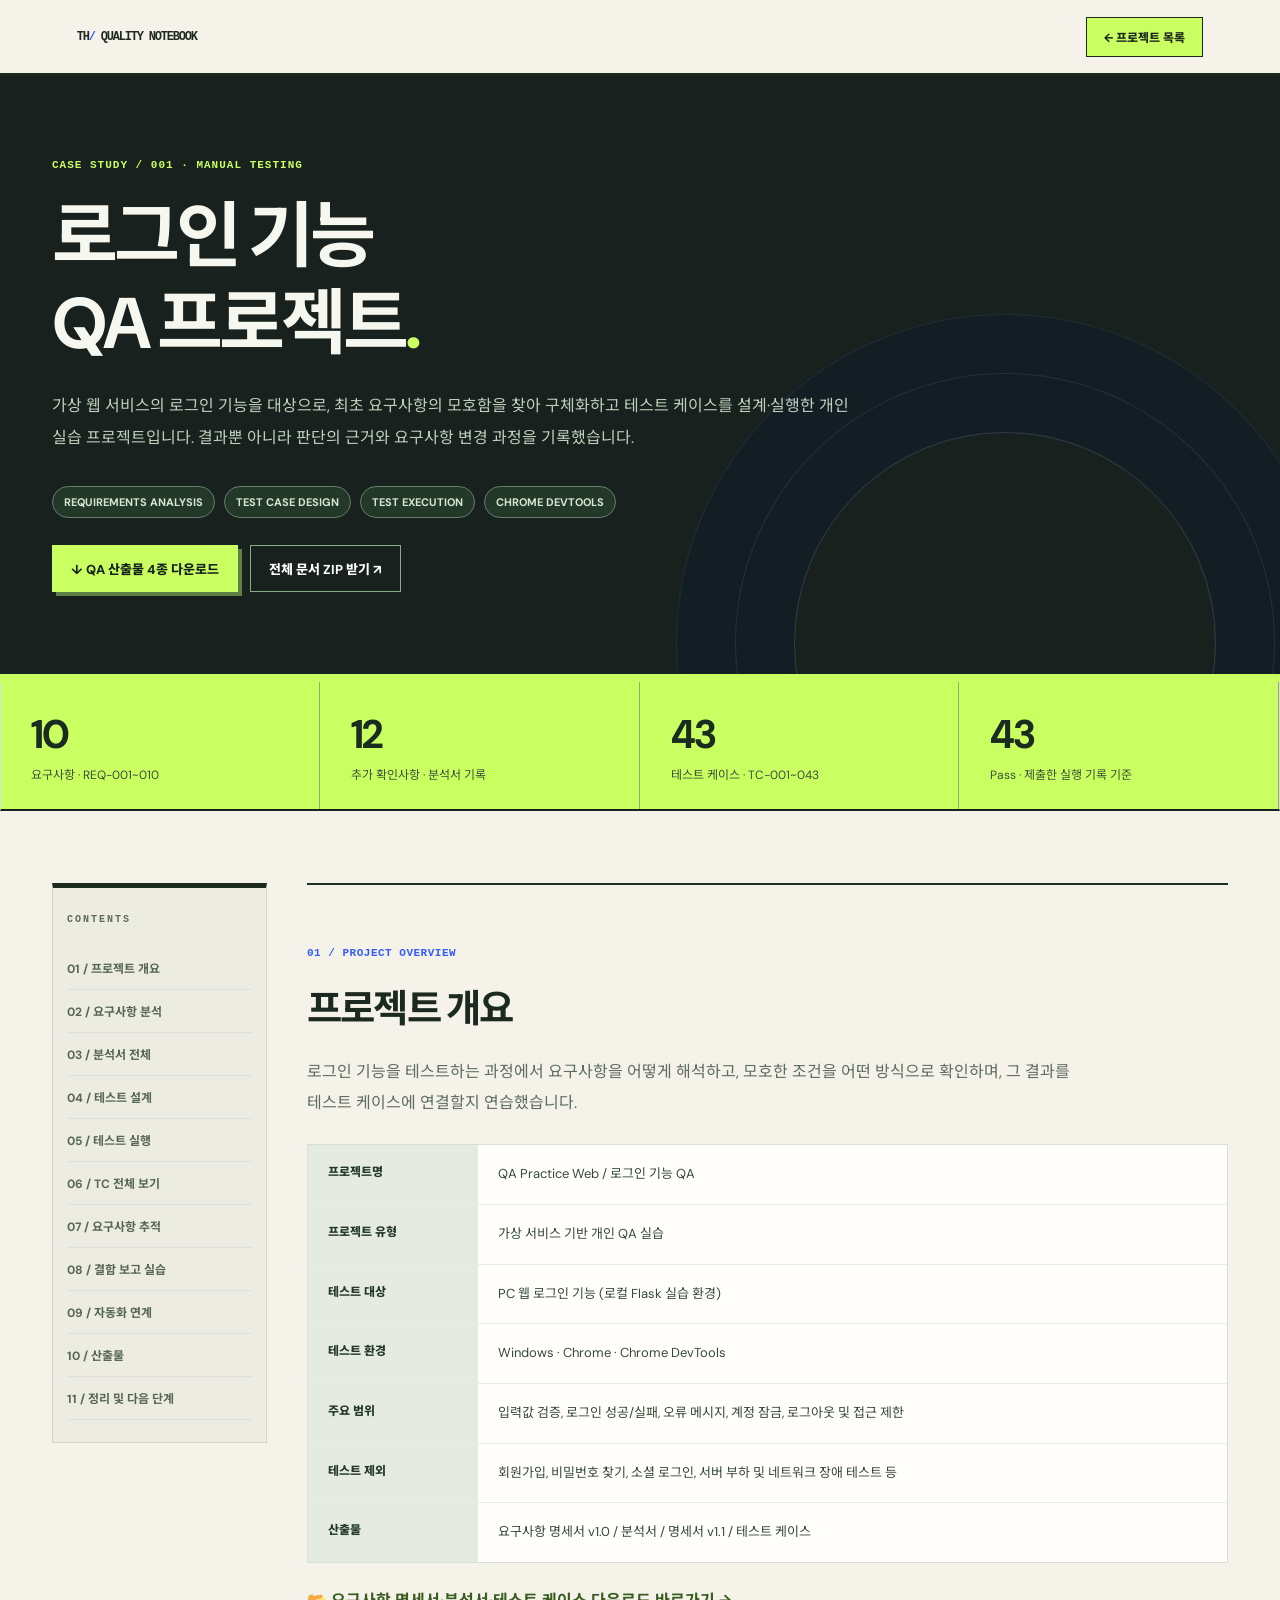
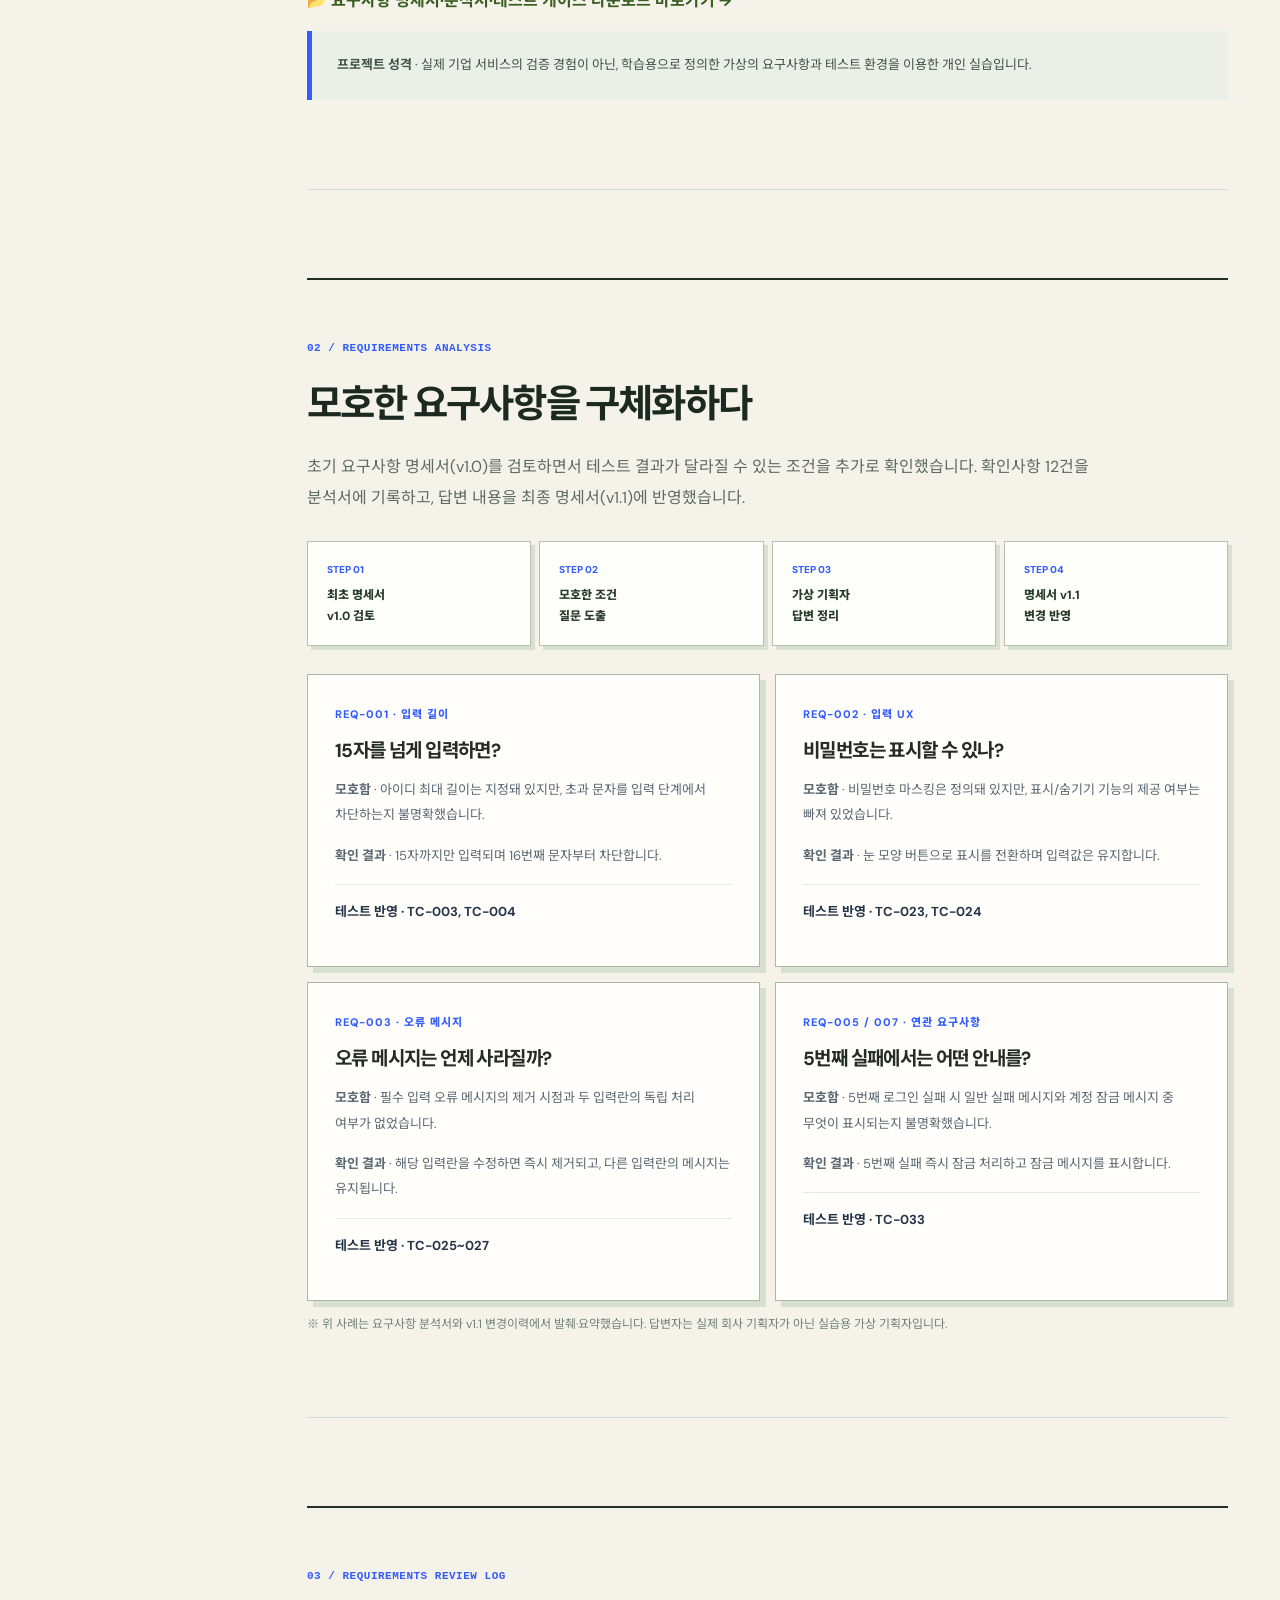
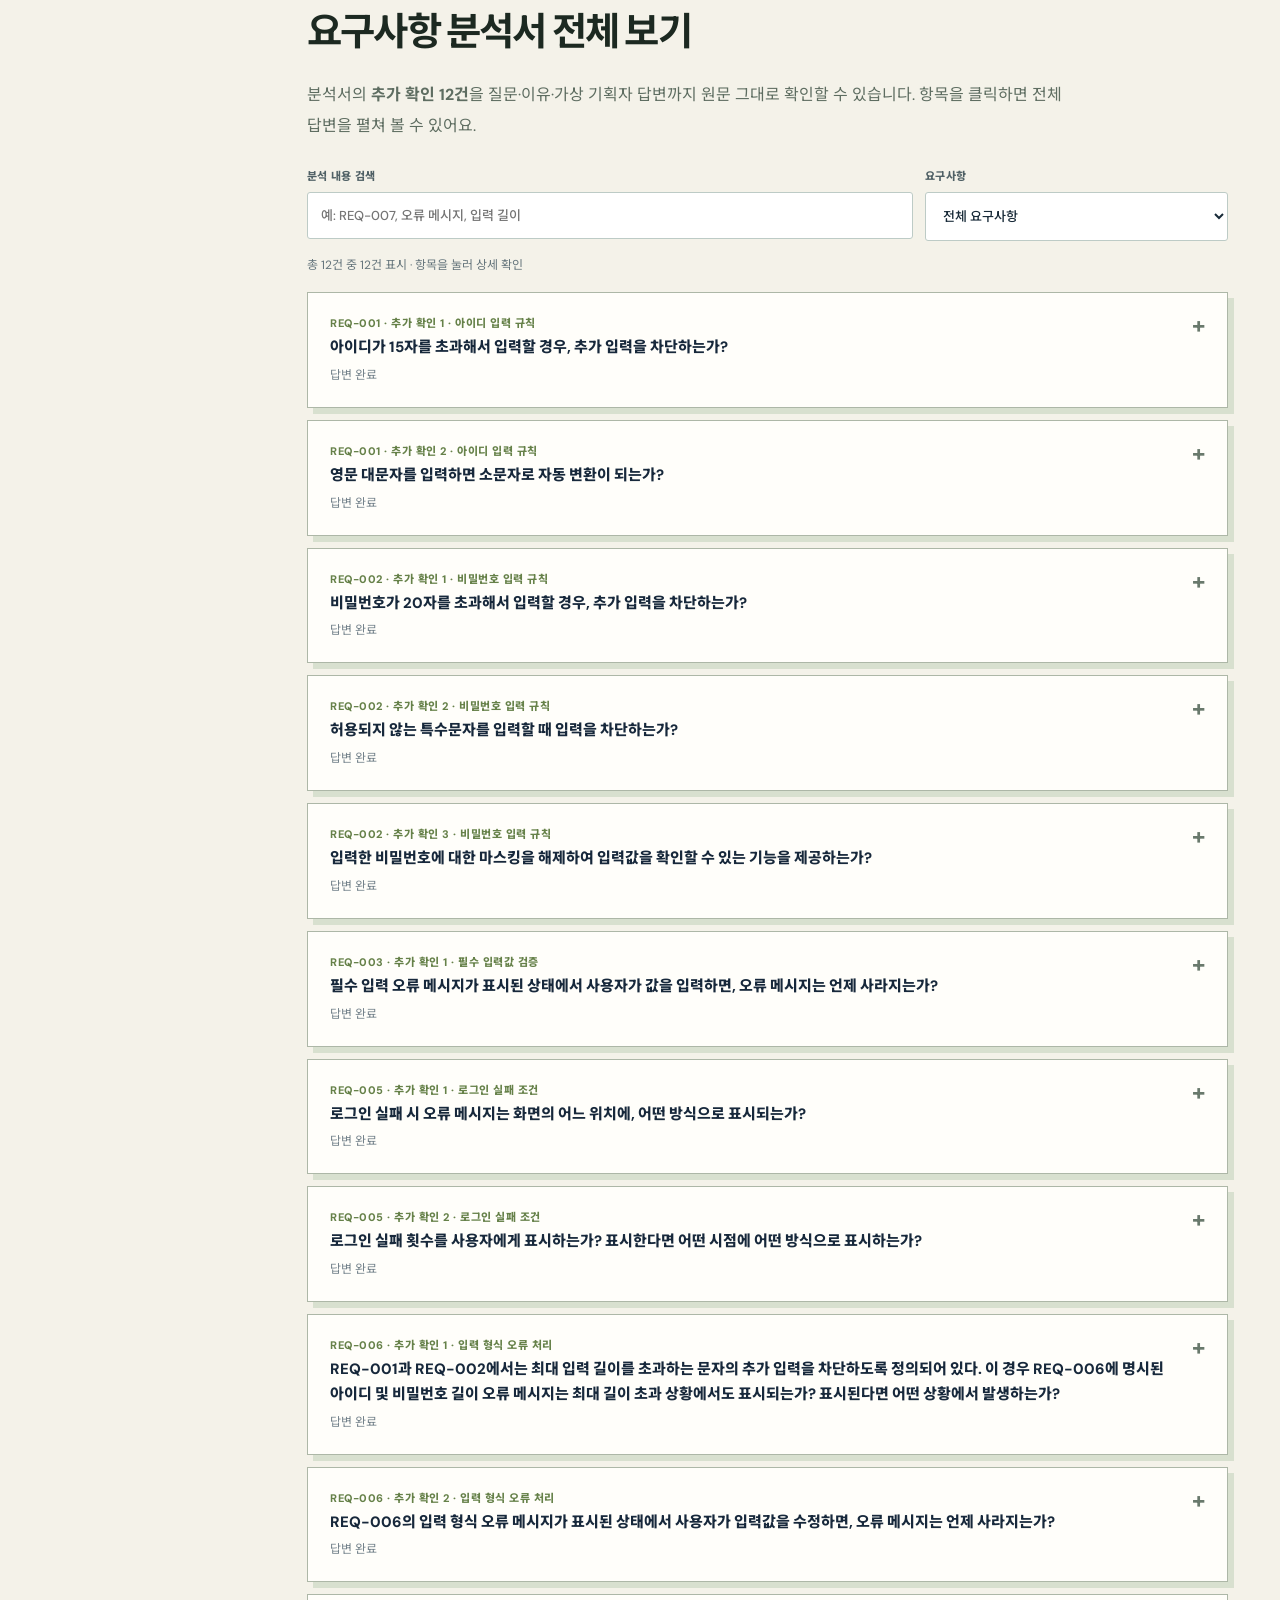
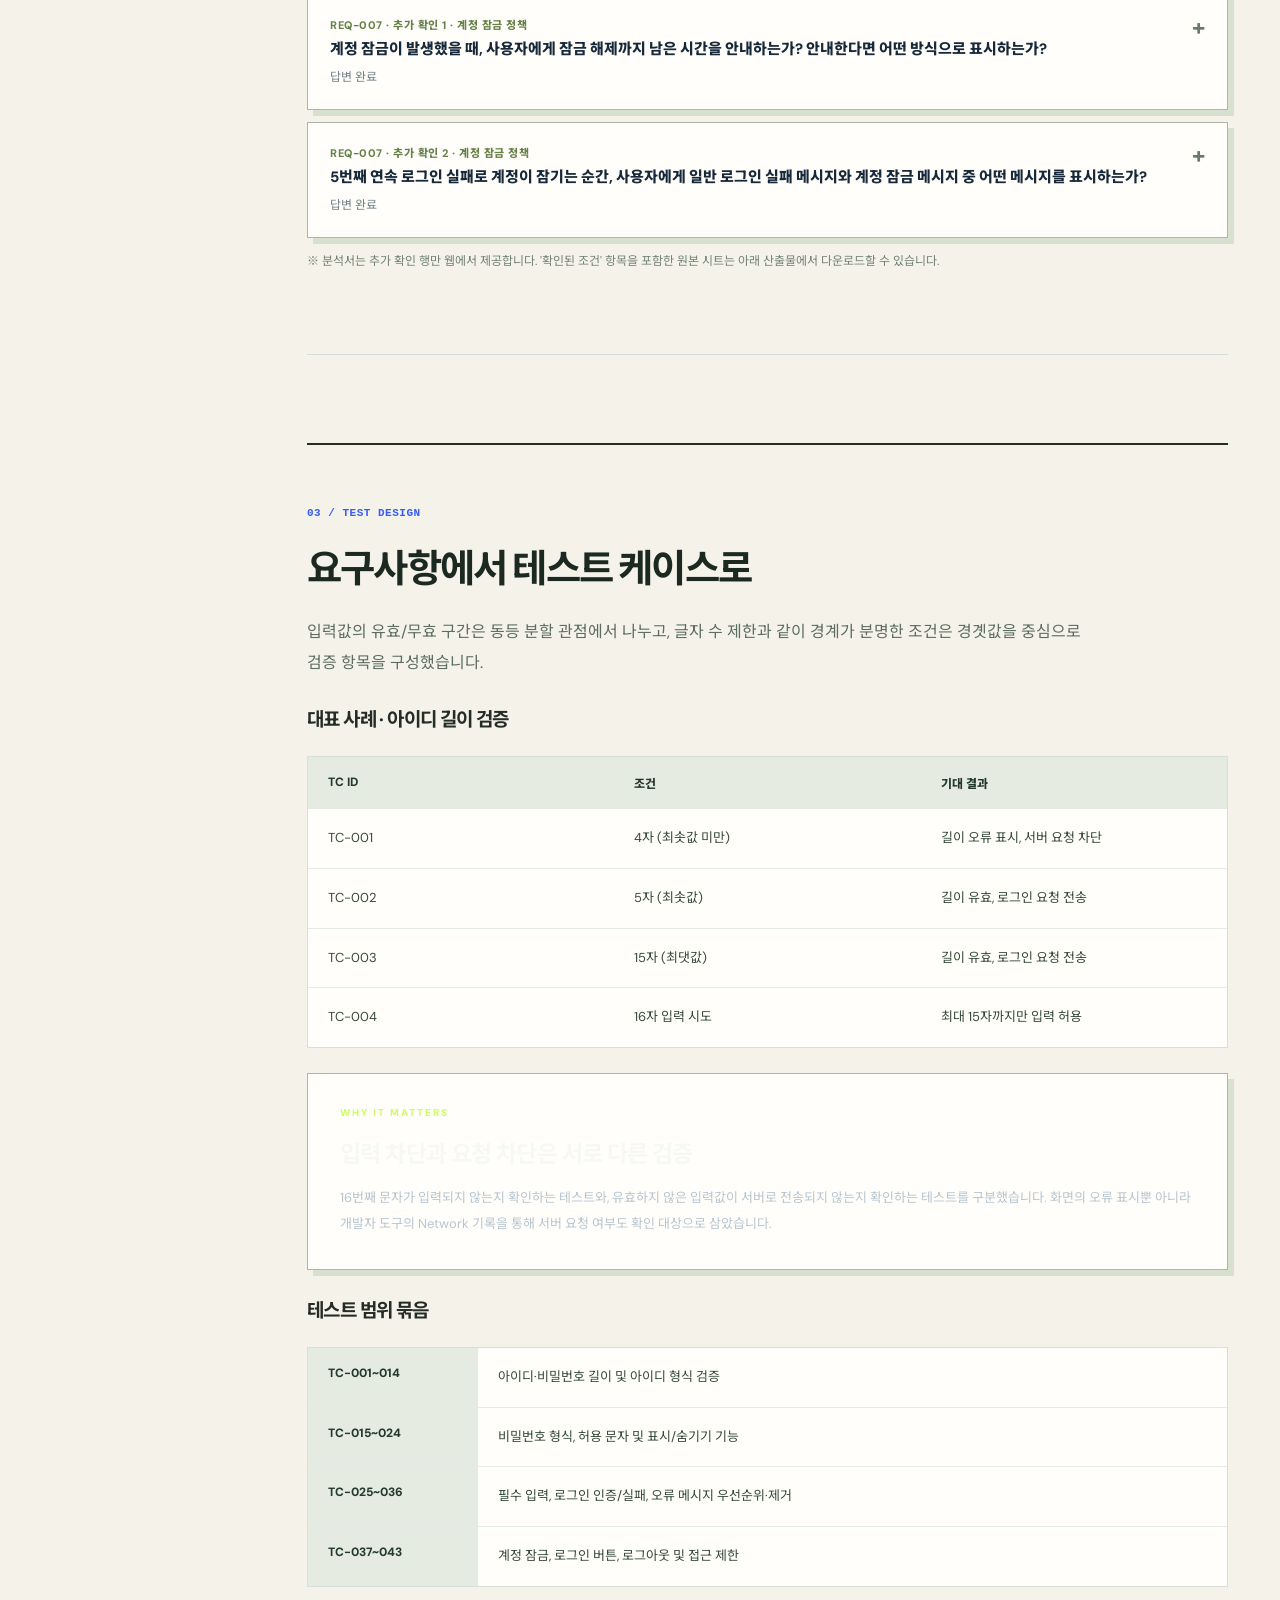
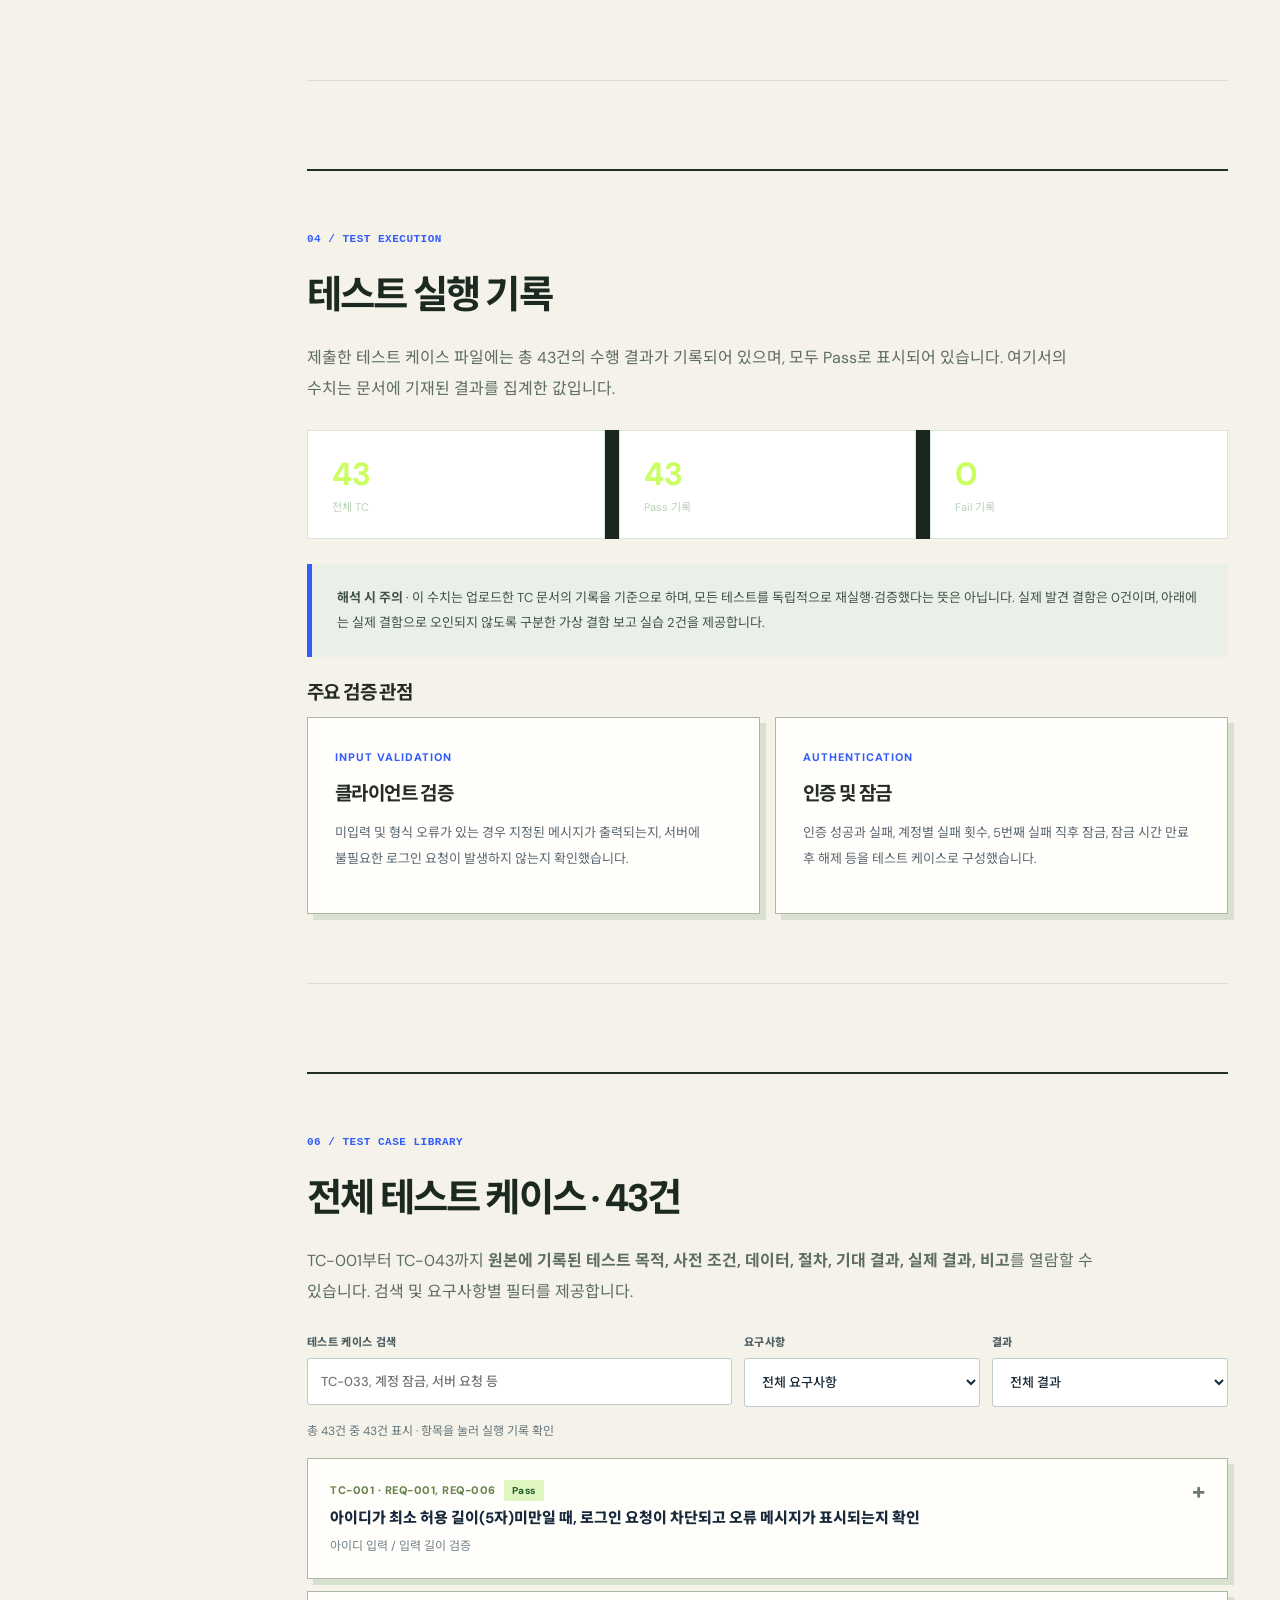
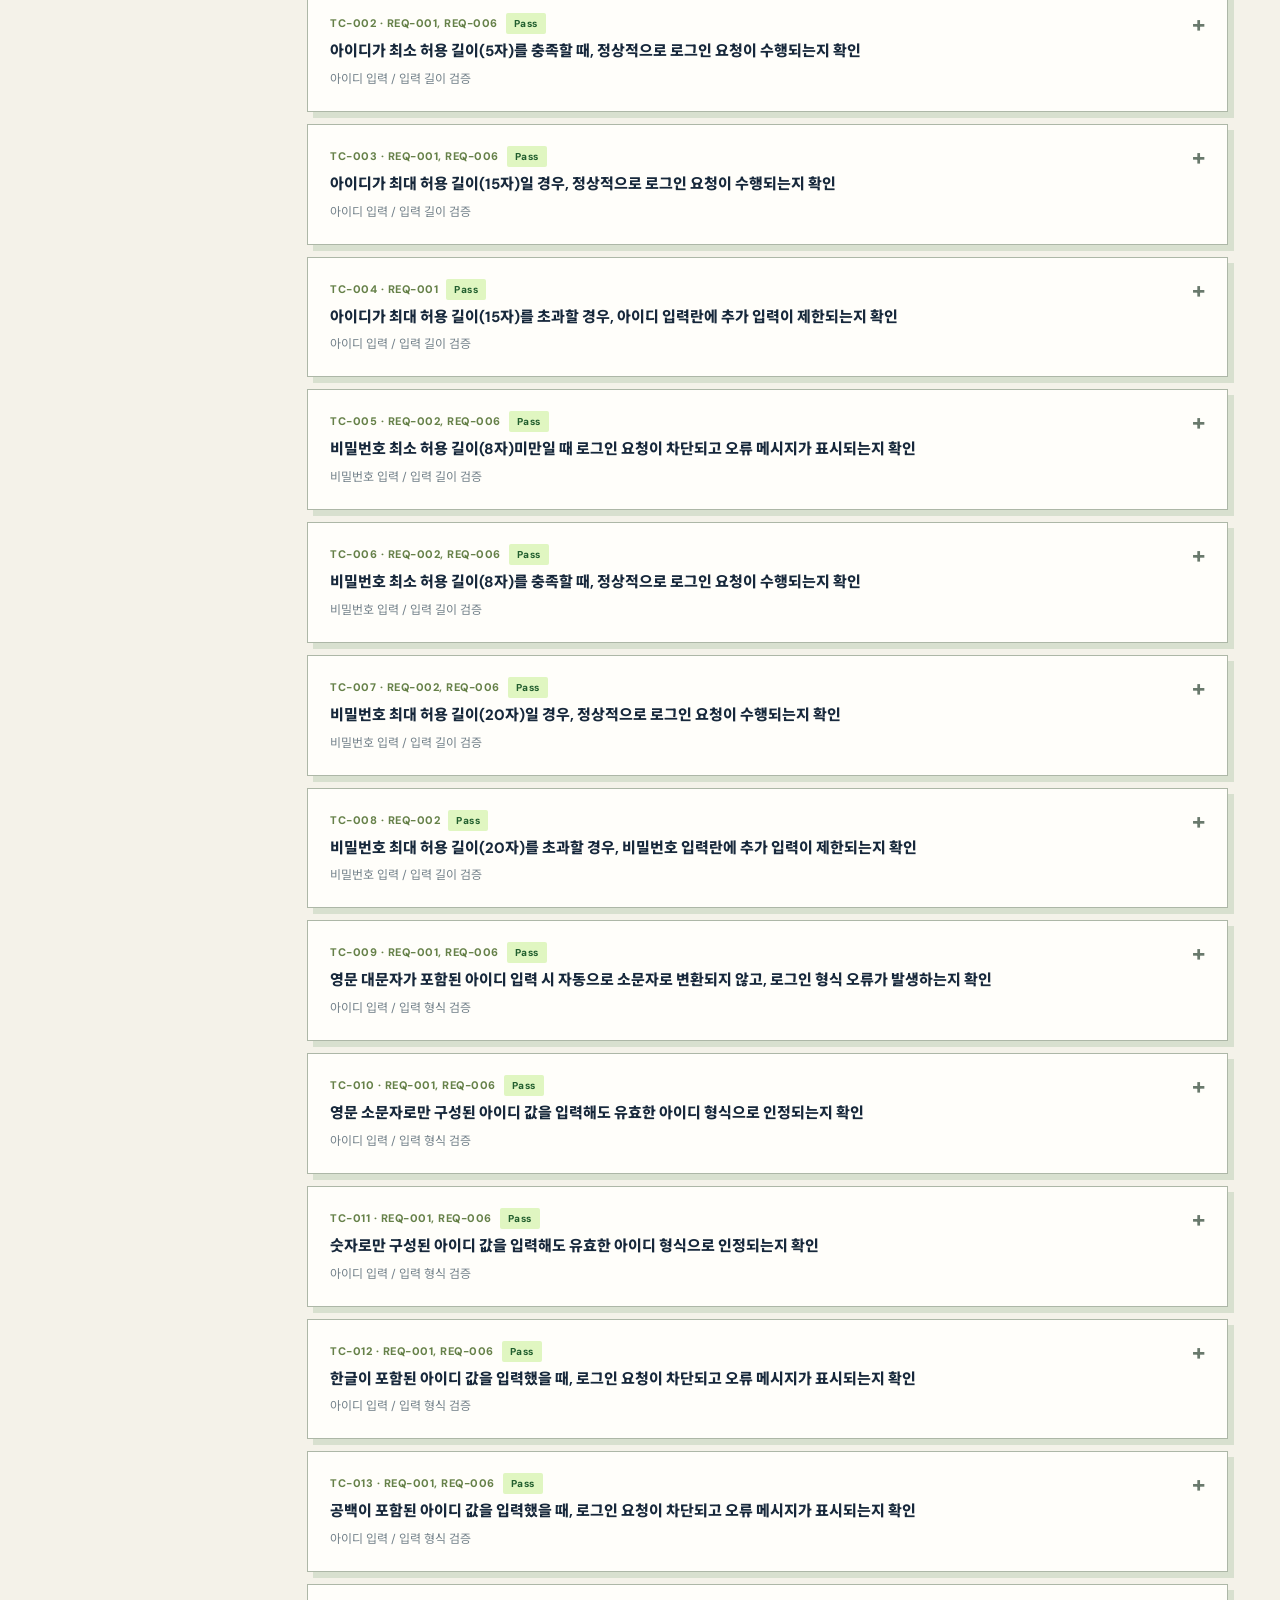
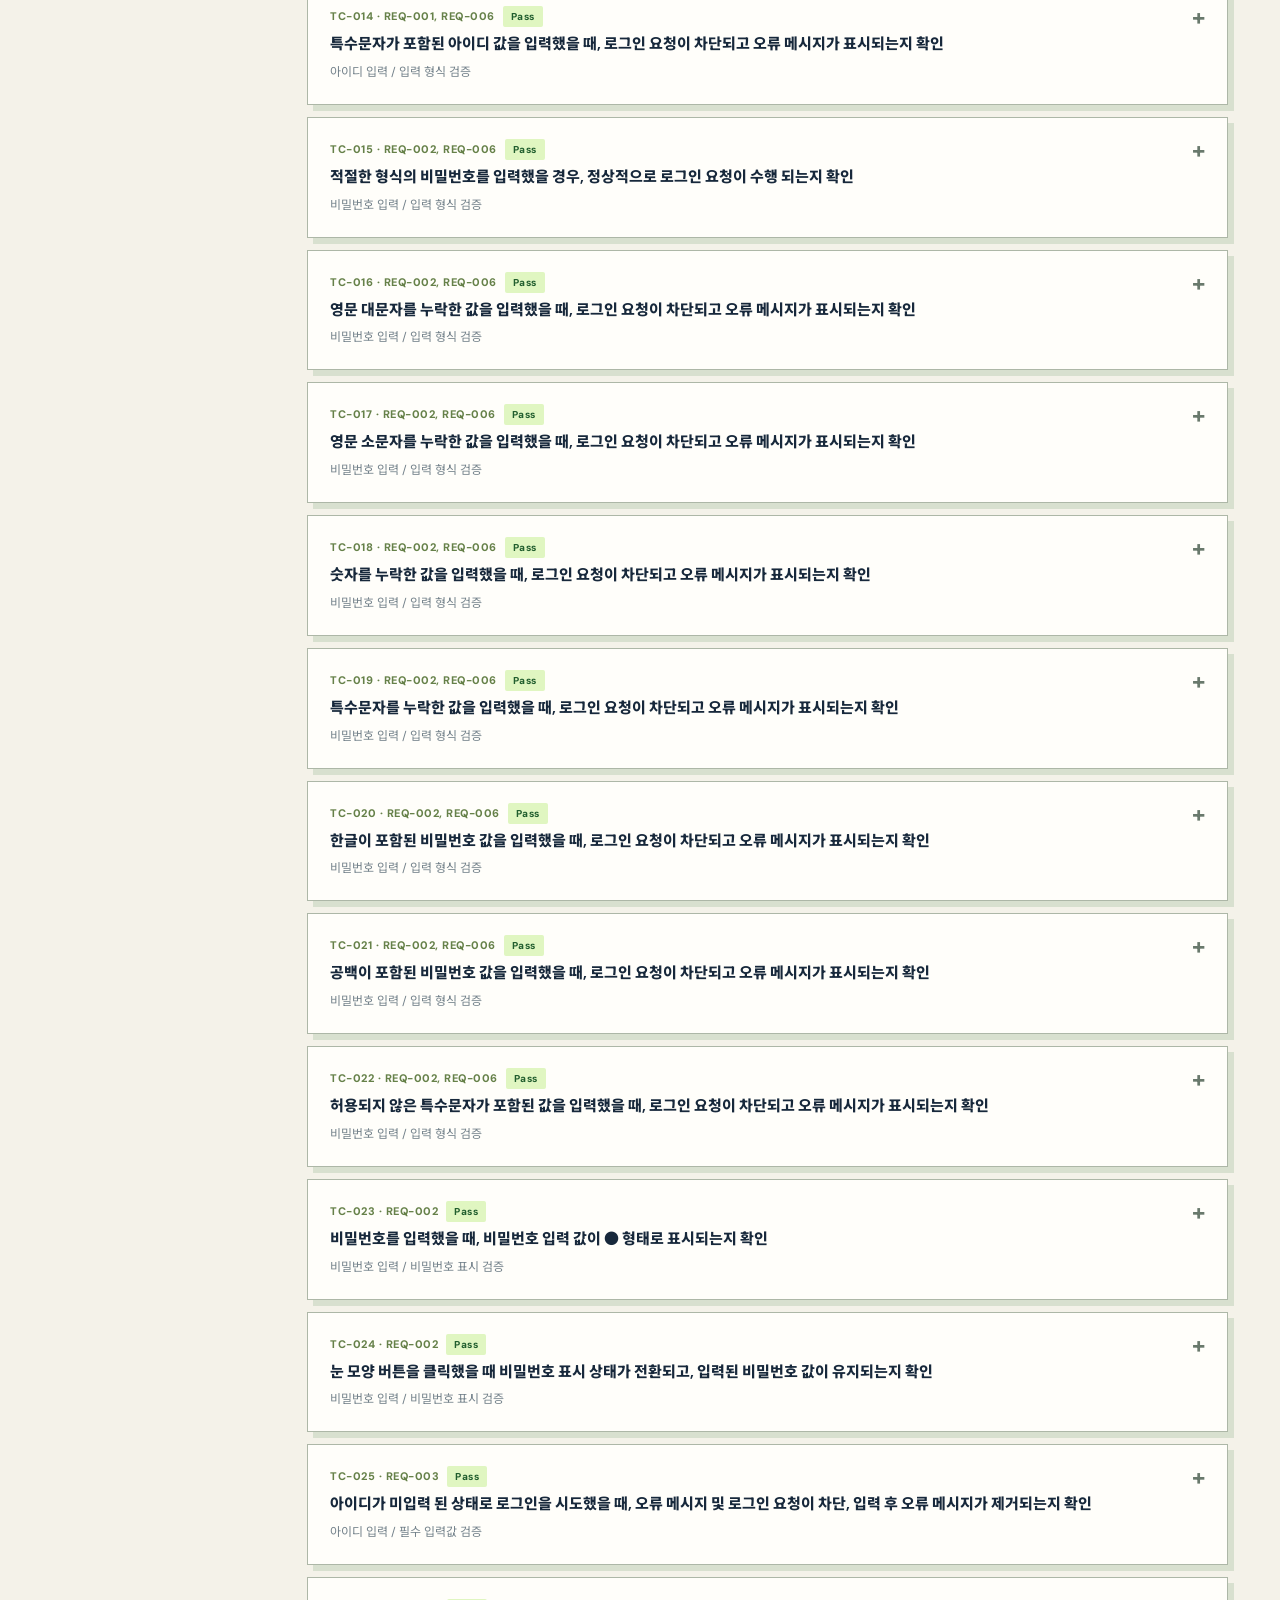
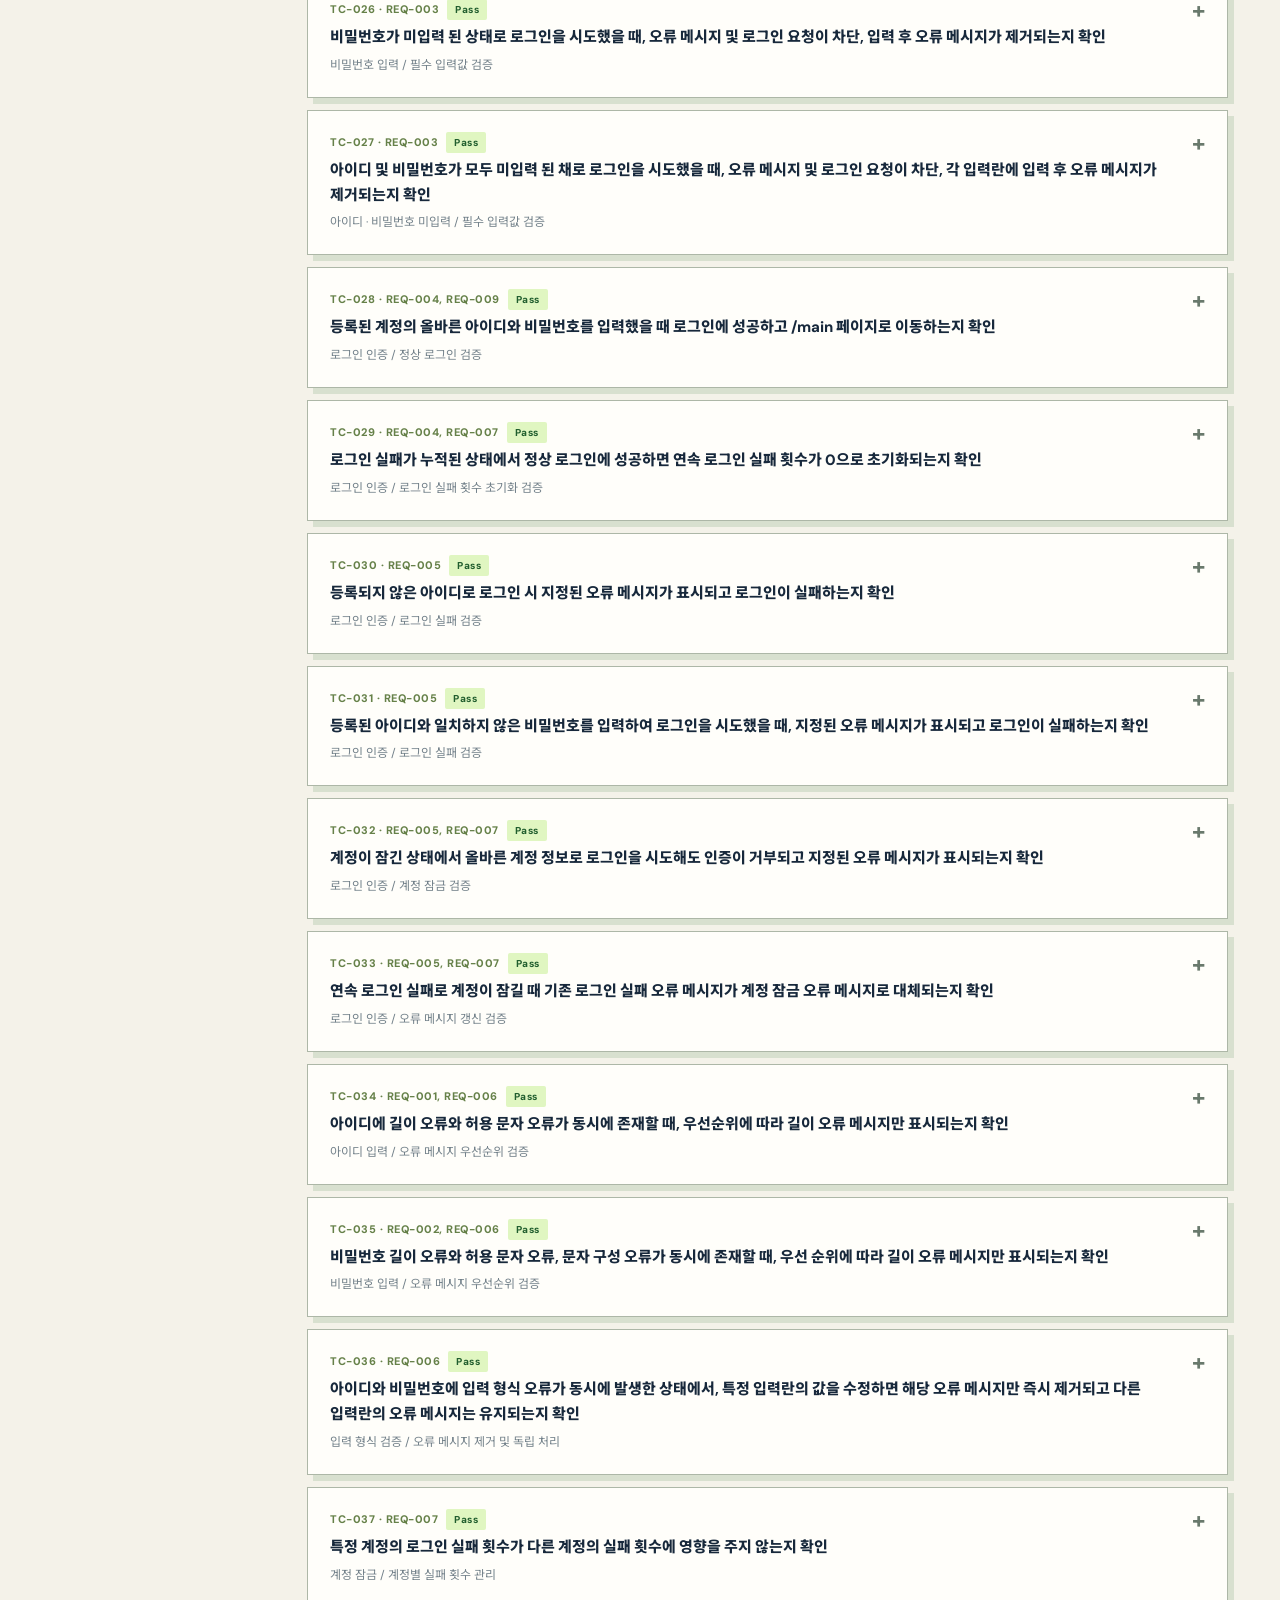
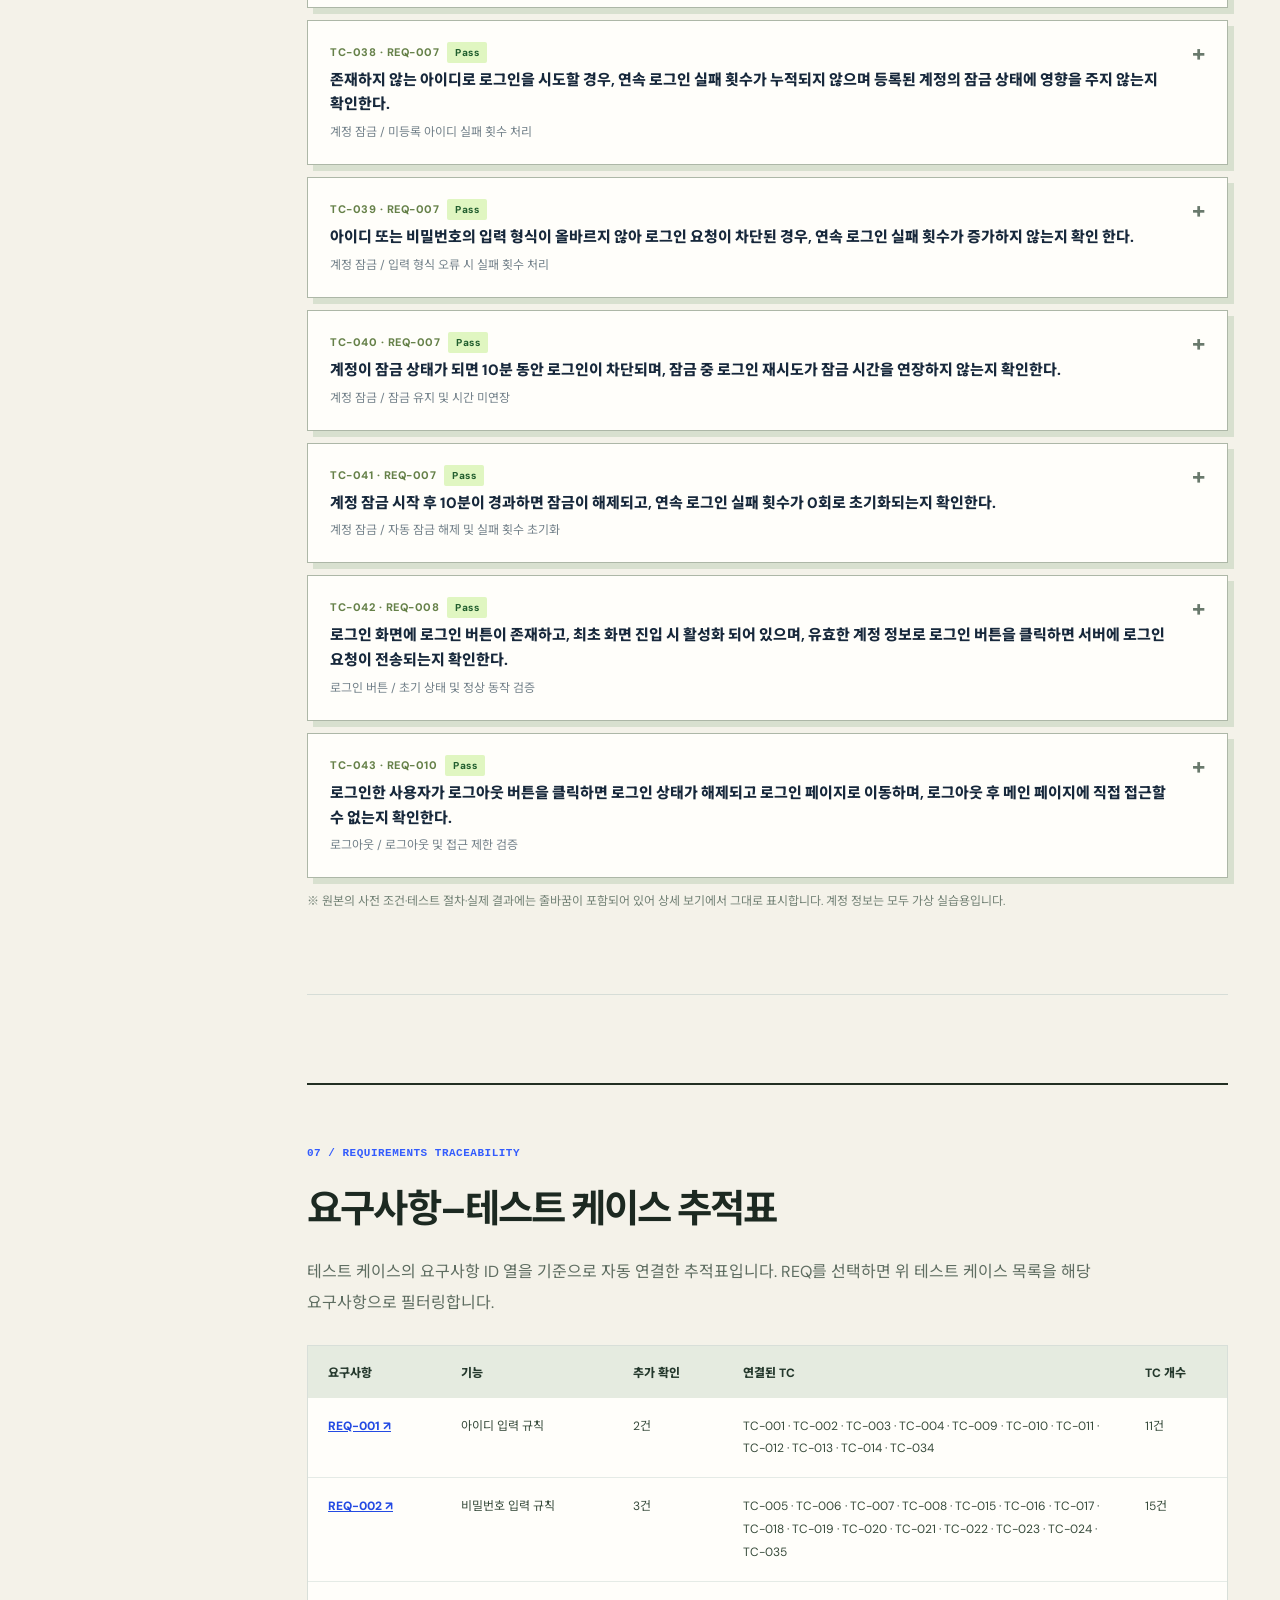
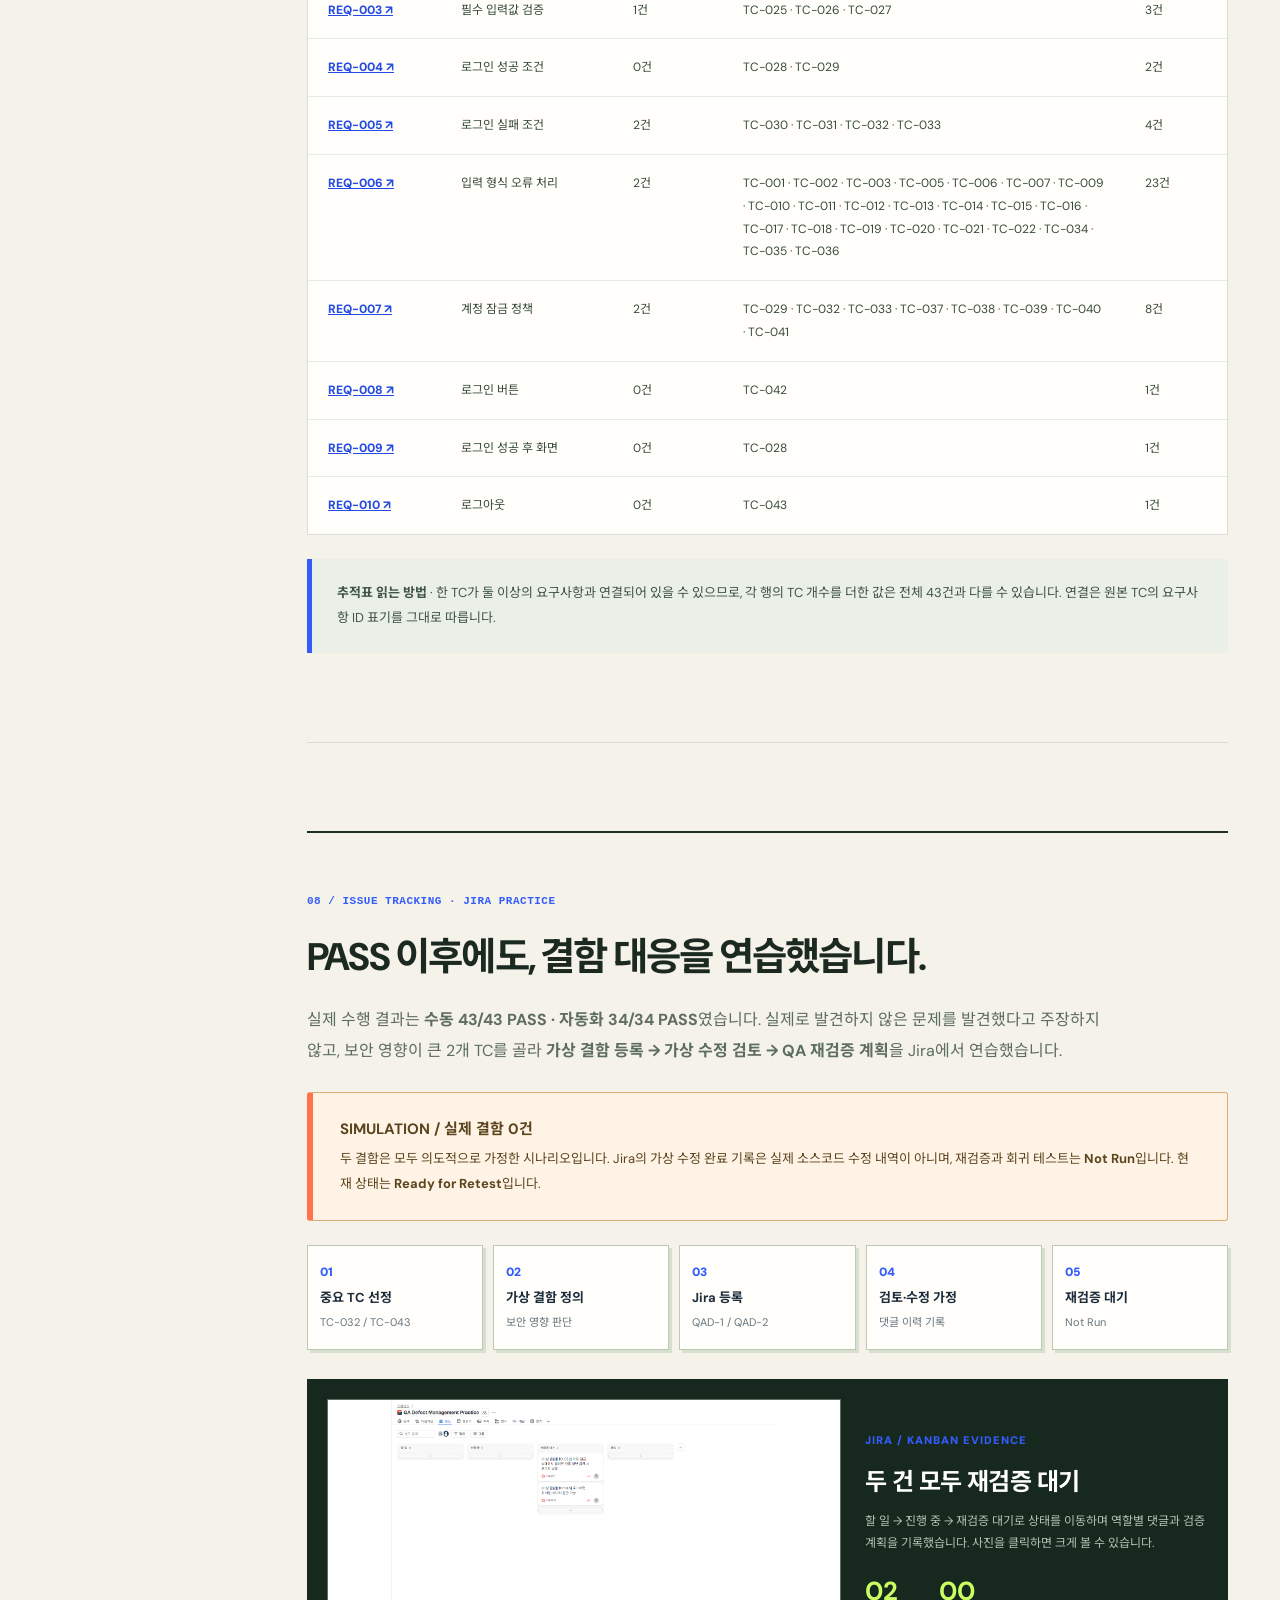
<file: projects/login-qa/index.html>
<!DOCTYPE html>

<html lang="ko">
<head>
<meta charset="utf-8"/>
<meta content="width=device-width, initial-scale=1" name="viewport"/>
<meta content="#f4f2e9" name="theme-color"/>
<meta content="로그인 기능 QA 프로젝트 — 요구사항 분석, 테스트 설계 및 실행 기록" name="description"/>
<title>로그인 기능 QA | TH / QUALITY NOTEBOOK</title>
<link href="../../styles.css" rel="stylesheet"/>
</head>
<body class="case-page">
<header class="case-header">
<a class="case-brand" href="../../index.html">TH<span>/</span> QUALITY NOTEBOOK</a>
<a class="case-back" href="../../index.html#projects">← 프로젝트 목록</a>
</header>
<main>
<section class="case-hero">
<div class="container">
<div class="case-eyebrow">CASE STUDY / 001 · MANUAL TESTING</div>
<h1>로그인 기능<br/>QA 프로젝트<span class="accent">.</span></h1>
<p>가상 웹 서비스의 로그인 기능을 대상으로, 최초 요구사항의 모호함을 찾아 구체화하고 테스트 케이스를 설계·실행한 개인 실습 프로젝트입니다. 결과뿐 아니라 판단의 근거와 요구사항 변경 과정을 기록했습니다.</p>
<div class="case-chips"><span>REQUIREMENTS ANALYSIS</span><span>TEST CASE DESIGN</span><span>TEST EXECUTION</span><span>CHROME DEVTOOLS</span></div>
<div class="case-hero-actions"><a class="case-download-primary" href="#documents">↓ QA 산출물 4종 다운로드</a><a class="case-download-secondary" download="" href="documents/%EB%A1%9C%EA%B7%B8%EC%9D%B8_QA_%EC%82%B0%EC%B6%9C%EB%AC%BC_4%EC%A2%85.zip">전체 문서 ZIP 받기 ↗</a></div>
</div>
</section>
<div aria-label="프로젝트 요약 수치" class="case-metrics">
<div class="case-metric"><strong>10</strong><span>요구사항 · REQ-001~010</span></div>
<div class="case-metric"><strong>12</strong><span>추가 확인사항 · 분석서 기록</span></div>
<div class="case-metric"><strong>43</strong><span>테스트 케이스 · TC-001~043</span></div>
<div class="case-metric"><strong>43</strong><span>Pass · 제출한 실행 기록 기준</span></div>
</div>
<div class="container case-layout">
<aside aria-label="페이지 목차" class="case-side">
<h2>CONTENTS</h2>
<a href="#overview">01 / 프로젝트 개요</a>
<a href="#analysis">02 / 요구사항 분석</a>
<a href="#analysis-list">03 / 분석서 전체</a>
<a href="#design">04 / 테스트 설계</a>
<a href="#execution">05 / 테스트 실행</a>
<a href="#test-cases">06 / TC 전체 보기</a>
<a href="#traceability">07 / 요구사항 추적</a>
<a href="#defect-simulation">08 / 결함 보고 실습</a><a href="#automation">09 / 자동화 연계</a>
<a href="#documents">10 / 산출물</a>
<a href="#review">11 / 정리 및 다음 단계</a>
</aside>
<div class="case-content">
<section class="case-section" id="overview">
<span class="case-label">01 / PROJECT OVERVIEW</span>
<h2>프로젝트 개요</h2>
<p class="case-lead">로그인 기능을 테스트하는 과정에서 요구사항을 어떻게 해석하고, 모호한 조건을 어떤 방식으로 확인하며, 그 결과를 테스트 케이스에 연결할지 연습했습니다.</p>
<div class="case-table-wrap"><table class="case-table"><tbody>
<tr><th scope="row">프로젝트명</th><td>QA Practice Web / 로그인 기능 QA</td></tr>
<tr><th scope="row">프로젝트 유형</th><td>가상 서비스 기반 개인 QA 실습</td></tr>
<tr><th scope="row">테스트 대상</th><td>PC 웹 로그인 기능 (로컬 Flask 실습 환경)</td></tr>
<tr><th scope="row">테스트 환경</th><td>Windows · Chrome · Chrome DevTools</td></tr>
<tr><th scope="row">주요 범위</th><td>입력값 검증, 로그인 성공/실패, 오류 메시지, 계정 잠금, 로그아웃 및 접근 제한</td></tr>
<tr><th scope="row">테스트 제외</th><td>회원가입, 비밀번호 찾기, 소셜 로그인, 서버 부하 및 네트워크 장애 테스트 등</td></tr>
<tr><th scope="row">산출물</th><td>요구사항 명세서 v1.0 / 분석서 / 명세서 v1.1 / 테스트 케이스</td></tr>
</tbody></table></div>
<p class="case-overview-download"><a href="#documents">📂 요구사항 명세서·분석서·테스트 케이스 다운로드 바로가기 →</a></p>
<div class="case-callout"><strong>프로젝트 성격</strong> · 실제 기업 서비스의 검증 경험이 아닌, 학습용으로 정의한 가상의 요구사항과 테스트 환경을 이용한 개인 실습입니다.</div>
</section>
<section class="case-section" id="analysis">
<span class="case-label">02 / REQUIREMENTS ANALYSIS</span>
<h2>모호한 요구사항을 구체화하다</h2>
<p class="case-lead">초기 요구사항 명세서(v1.0)를 검토하면서 테스트 결과가 달라질 수 있는 조건을 추가로 확인했습니다. 확인사항 12건을 분석서에 기록하고, 답변 내용을 최종 명세서(v1.1)에 반영했습니다.</p>
<div class="case-flow"><div><span>STEP 01</span>최초 명세서<br/>v1.0 검토</div><div><span>STEP 02</span>모호한 조건<br/>질문 도출</div><div><span>STEP 03</span>가상 기획자<br/>답변 정리</div><div><span>STEP 04</span>명세서 v1.1<br/>변경 반영</div></div>
<div class="case-cards">
<article class="case-card"><span class="case-card-id">REQ-001 · 입력 길이</span><h3>15자를 넘게 입력하면?</h3><p><strong>모호함</strong> · 아이디 최대 길이는 지정돼 있지만, 초과 문자를 입력 단계에서 차단하는지 불명확했습니다.</p><p><strong>확인 결과</strong> · 15자까지만 입력되며 16번째 문자부터 차단합니다.</p><p class="takeaway">테스트 반영 · TC-003, TC-004</p></article>
<article class="case-card"><span class="case-card-id">REQ-002 · 입력 UX</span><h3>비밀번호는 표시할 수 있나?</h3><p><strong>모호함</strong> · 비밀번호 마스킹은 정의돼 있지만, 표시/숨기기 기능의 제공 여부는 빠져 있었습니다.</p><p><strong>확인 결과</strong> · 눈 모양 버튼으로 표시를 전환하며 입력값은 유지합니다.</p><p class="takeaway">테스트 반영 · TC-023, TC-024</p></article>
<article class="case-card"><span class="case-card-id">REQ-003 · 오류 메시지</span><h3>오류 메시지는 언제 사라질까?</h3><p><strong>모호함</strong> · 필수 입력 오류 메시지의 제거 시점과 두 입력란의 독립 처리 여부가 없었습니다.</p><p><strong>확인 결과</strong> · 해당 입력란을 수정하면 즉시 제거되고, 다른 입력란의 메시지는 유지됩니다.</p><p class="takeaway">테스트 반영 · TC-025~027</p></article>
<article class="case-card"><span class="case-card-id">REQ-005 / 007 · 연관 요구사항</span><h3>5번째 실패에서는 어떤 안내를?</h3><p><strong>모호함</strong> · 5번째 로그인 실패 시 일반 실패 메시지와 계정 잠금 메시지 중 무엇이 표시되는지 불명확했습니다.</p><p><strong>확인 결과</strong> · 5번째 실패 즉시 잠금 처리하고 잠금 메시지를 표시합니다.</p><p class="takeaway">테스트 반영 · TC-033</p></article>
</div>
<p class="case-small">※ 위 사례는 요구사항 분석서와 v1.1 변경이력에서 발췌·요약했습니다. 답변자는 실제 회사 기획자가 아닌 실습용 가상 기획자입니다.</p>
</section>
<section class="case-section" id="analysis-list">
<span class="case-label">03 / REQUIREMENTS REVIEW LOG</span>
<h2>요구사항 분석서 전체 보기</h2>
<p class="case-lead">분석서의 <strong>추가 확인 12건</strong>을 질문·이유·가상 기획자 답변까지 원문 그대로 확인할 수 있습니다. 항목을 클릭하면 전체 답변을 펼쳐 볼 수 있어요.</p>
<div class="explorer-toolbar"><label class="search-field">분석 내용 검색<input autocomplete="off" id="analysis-search" placeholder="예: REQ-007, 오류 메시지, 입력 길이" type="search"/></label><label class="search-field compact">요구사항<select id="analysis-req"><option value="">전체 요구사항</option></select></label></div>
<div aria-live="polite" class="explorer-count" id="analysis-count"></div>
<div class="qa-stack" id="analysis-results"></div>
<p class="case-small">※ 분석서는 추가 확인 행만 웹에서 제공합니다. '확인된 조건' 항목을 포함한 원본 시트는 아래 산출물에서 다운로드할 수 있습니다.</p>
</section>
<section class="case-section" id="design">
<span class="case-label">03 / TEST DESIGN</span>
<h2>요구사항에서 테스트 케이스로</h2>
<p class="case-lead">입력값의 유효/무효 구간은 동등 분할 관점에서 나누고, 글자 수 제한과 같이 경계가 분명한 조건은 경곗값을 중심으로 검증 항목을 구성했습니다.</p>
<h3>대표 사례 · 아이디 길이 검증</h3>
<div class="case-table-wrap"><table class="case-table"><thead><tr><th scope="col">TC ID</th><th scope="col">조건</th><th scope="col">기대 결과</th></tr></thead><tbody>
<tr><td>TC-001</td><td>4자 (최솟값 미만)</td><td>길이 오류 표시, 서버 요청 차단</td></tr>
<tr><td>TC-002</td><td>5자 (최솟값)</td><td>길이 유효, 로그인 요청 전송</td></tr>
<tr><td>TC-003</td><td>15자 (최댓값)</td><td>길이 유효, 로그인 요청 전송</td></tr>
<tr><td>TC-004</td><td>16자 입력 시도</td><td>최대 15자까지만 입력 허용</td></tr>
</tbody></table></div>
<div class="case-panel"><div class="panel-label">WHY IT MATTERS</div><h3>입력 차단과 요청 차단은 서로 다른 검증</h3><p>16번째 문자가 입력되지 않는지 확인하는 테스트와, 유효하지 않은 입력값이 서버로 전송되지 않는지 확인하는 테스트를 구분했습니다. 화면의 오류 표시뿐 아니라 개발자 도구의 Network 기록을 통해 서버 요청 여부도 확인 대상으로 삼았습니다.</p></div>
<h3>테스트 범위 묶음</h3>
<div class="case-table-wrap"><table class="case-table"><tbody>
<tr><th scope="row">TC-001~014</th><td>아이디·비밀번호 길이 및 아이디 형식 검증</td></tr>
<tr><th scope="row">TC-015~024</th><td>비밀번호 형식, 허용 문자 및 표시/숨기기 기능</td></tr>
<tr><th scope="row">TC-025~036</th><td>필수 입력, 로그인 인증/실패, 오류 메시지 우선순위·제거</td></tr>
<tr><th scope="row">TC-037~043</th><td>계정 잠금, 로그인 버튼, 로그아웃 및 접근 제한</td></tr>
</tbody></table></div>
</section>
<section class="case-section" id="execution">
<span class="case-label">04 / TEST EXECUTION</span>
<h2>테스트 실행 기록</h2>
<p class="case-lead">제출한 테스트 케이스 파일에는 총 43건의 수행 결과가 기록되어 있으며, 모두 Pass로 표시되어 있습니다. 여기서의 수치는 문서에 기재된 결과를 집계한 값입니다.</p>
<div class="case-result"><div><strong>43</strong><span>전체 TC</span></div><div><strong>43</strong><span>Pass 기록</span></div><div><strong>0</strong><span>Fail 기록</span></div></div>
<div class="case-callout"><strong>해석 시 주의</strong> · 이 수치는 업로드한 TC 문서의 기록을 기준으로 하며, 모든 테스트를 독립적으로 재실행·검증했다는 뜻은 아닙니다. 실제 발견 결함은 0건이며, 아래에는 실제 결함으로 오인되지 않도록 구분한 가상 결함 보고 실습 2건을 제공합니다.</div>
<h3>주요 검증 관점</h3>
<div class="case-cards">
<article class="case-card"><span class="case-card-id">INPUT VALIDATION</span><h3>클라이언트 검증</h3><p>미입력 및 형식 오류가 있는 경우 지정된 메시지가 출력되는지, 서버에 불필요한 로그인 요청이 발생하지 않는지 확인했습니다.</p></article>
<article class="case-card"><span class="case-card-id">AUTHENTICATION</span><h3>인증 및 잠금</h3><p>인증 성공과 실패, 계정별 실패 횟수, 5번째 실패 직후 잠금, 잠금 시간 만료 후 해제 등을 테스트 케이스로 구성했습니다.</p></article>
</div>
</section>
<section class="case-section" id="test-cases">
<span class="case-label">06 / TEST CASE LIBRARY</span>
<h2>전체 테스트 케이스 · 43건</h2>
<p class="case-lead">TC-001부터 TC-043까지 <strong>원본에 기록된 테스트 목적, 사전 조건, 데이터, 절차, 기대 결과, 실제 결과, 비고</strong>를 열람할 수 있습니다. 검색 및 요구사항별 필터를 제공합니다.</p>
<div class="explorer-toolbar"><label class="search-field">테스트 케이스 검색<input autocomplete="off" id="tc-search" placeholder="TC-033, 계정 잠금, 서버 요청 등" type="search"/></label><label class="search-field compact">요구사항<select id="tc-req"><option value="">전체 요구사항</option></select></label><label class="search-field compact">결과<select id="tc-result"><option value="">전체 결과</option></select></label></div>
<div aria-live="polite" class="explorer-count" id="tc-count"></div>
<div class="qa-stack" id="tc-results"></div>
<p class="case-small">※ 원본의 사전 조건·테스트 절차·실제 결과에는 줄바꿈이 포함되어 있어 상세 보기에서 그대로 표시합니다. 계정 정보는 모두 가상 실습용입니다.</p>
</section>
<section class="case-section" id="traceability">
<span class="case-label">07 / REQUIREMENTS TRACEABILITY</span>
<h2>요구사항–테스트 케이스 추적표</h2>
<p class="case-lead">테스트 케이스의 요구사항 ID 열을 기준으로 자동 연결한 추적표입니다. REQ를 선택하면 위 테스트 케이스 목록을 해당 요구사항으로 필터링합니다.</p>
<div class="case-table-wrap trace-wrap"><table class="case-table trace-table"><thead><tr><th>요구사항</th><th>기능</th><th>추가 확인</th><th>연결된 TC</th><th>TC 개수</th></tr></thead><tbody id="trace-rows"></tbody></table></div>
<div class="case-callout"><strong>추적표 읽는 방법</strong> · 한 TC가 둘 이상의 요구사항과 연결되어 있을 수 있으므로, 각 행의 TC 개수를 더한 값은 전체 43건과 다를 수 있습니다. 연결은 원본 TC의 요구사항 ID 표기를 그대로 따릅니다.</div>
</section>
<section class="case-section" id="defect-simulation"><span class="case-label">08 / ISSUE TRACKING · JIRA PRACTICE</span><h2>PASS 이후에도, 결함 대응을 연습했습니다.</h2><p class="case-lead">실제 수행 결과는 <strong>수동 43/43 PASS · 자동화 34/34 PASS</strong>였습니다. 실제로 발견하지 않은 문제를 발견했다고 주장하지 않고, 보안 영향이 큰 2개 TC를 골라 <strong>가상 결함 등록 → 가상 수정 검토 → QA 재검증 계획</strong>을 Jira에서 연습했습니다.</p>
<div class="sim-notice"><strong>SIMULATION / 실제 결함 0건</strong><p>두 결함은 모두 의도적으로 가정한 시나리오입니다. Jira의 가상 수정 완료 기록은 실제 소스코드 수정 내역이 아니며, 재검증과 회귀 테스트는 <b>Not Run</b>입니다. 현재 상태는 <b>Ready for Retest</b>입니다.</p></div>
<div class="sim-flow"><div><span>01</span><b>중요 TC 선정</b><small>TC-032 / TC-043</small></div><div><span>02</span><b>가상 결함 정의</b><small>보안 영향 판단</small></div><div><span>03</span><b>Jira 등록</b><small>QAD-1 / QAD-2</small></div><div><span>04</span><b>검토·수정 가정</b><small>댓글 이력 기록</small></div><div><span>05</span><b>재검증 대기</b><small>Not Run</small></div></div>
<div class="jira-proof"><a href="defect-reports/media/jira-board.png" rel="noopener" target="_blank"><img alt="Jira 결함 관리 보드에서 QAD-1과 QAD-2가 재검증 대기 상태에 놓인 화면" loading="lazy" src="defect-reports/media/jira-board.png"/></a><div><span class="sim-kicker">JIRA / KANBAN EVIDENCE</span><h3>두 건 모두 재검증 대기</h3><p>할 일 → 진행 중 → 재검증 대기로 상태를 이동하며 역할별 댓글과 검증 계획을 기록했습니다. 사진을 클릭하면 크게 볼 수 있습니다.</p><div class="jira-numbers"><b>02 <small>SIMULATED</small></b><b>00 <small>ACTUAL BUG</small></b></div></div></div>
<article class="sim-report" id="sim-bug-001"><div class="sim-report-head"><div><span class="sim-kicker">QAD-1 / SIM-BUG-001 · TC-032</span><h3>잠금 상태에서 정상 로그인이 허용되는 현상</h3><p>REQ-007 · 연관 REQ-005</p></div><span class="sim-pill">SIMULATED</span></div><div class="sim-meta"><span><b>Severity</b>Critical</span><span><b>Priority</b>Highest</span><span><b>Status</b>Ready for Retest</span><span><b>Retest</b>Not Run</span></div><div class="sim-two"><div class="sim-box expected"><span>EXPECTED</span><p>비밀번호 5회 실패 시 10분간 잠기며 올바른 인증 정보로도 로그인할 수 없다.</p></div><div class="sim-box assumed"><span>SIMULATED ACTUAL</span><p>잠금 상태임에도 정상 비밀번호로 인증 성공하고 /main으로 이동한다고 가정했다.</p></div></div><details class="sim-details"><summary>재현 절차와 재검증 계획 읽기 ＋</summary><div class="sim-details-body"><h4>재현 절차 (가정)</h4><ol><li>정상 계정으로 잘못된 비밀번호를 5회 연속 제출한다.</li><li>계정 잠금 메시지 및 테스트 상태 도구의 잠금 상태를 확인한다.</li><li>10분 이내에 올바른 비밀번호로 로그인 요청한다.</li><li>로그인 차단 및 /main 이동 여부를 확인한다.</li></ol><h4>영향</h4><p>계정 잠금 정책이 우회되어 비정상적 시도를 제한하는 보안 요구사항을 충족하지 못함.</p><h4>QA 재검증 / 회귀 계획</h4><p>TC-032 직접 재검증, TC-028·029·033과 TC-037~041의 계정 잠금 관련 회귀 테스트 계획. 실행 여부는 Not Run.</p></div></details><div class="jira-evidence"><a href="defect-reports/media/qad1-detail.png" rel="noopener" target="_blank"><img alt="QAD-1 Jira 상세 내용 및 우선순위 Highest" loading="lazy" src="defect-reports/media/qad1-detail.png"/></a><a href="defect-reports/media/qad1-history.png" rel="noopener" target="_blank"><img alt="QAD-1 Jira 가상 수정 및 QA 재검증 계획 댓글" loading="lazy" src="defect-reports/media/qad1-history.png"/></a></div><div class="defect-actions"><a href="defect-reports/QAD-1_simulated_report.pdf" rel="noopener" target="_blank">PDF 미리보기 ↗</a><a download="" href="defect-reports/QAD-1_simulated_report.docx">Word 원본 ↓</a></div></article>
<article class="sim-report" id="sim-bug-002"><div class="sim-report-head"><div><span class="sim-kicker">QAD-2 / SIM-BUG-002 · TC-043 관련</span><h3>로그아웃 후 이전 세션으로 접근 가능한 현상</h3><p>REQ-010 · 연관 REQ-009</p></div><span class="sim-pill">SIMULATED</span></div><div class="sim-meta"><span><b>Severity</b>Critical</span><span><b>Priority</b>Highest</span><span><b>Status</b>Ready for Retest</span><span><b>Retest</b>Not Run</span></div><div class="sim-two"><div class="sim-box expected"><span>EXPECTED</span><p>로그아웃 후 세션을 해제하고 /main 직접 접근 시 /login으로 이동해야 한다.</p></div><div class="sim-box assumed"><span>SIMULATED ACTUAL</span><p>로그아웃 이후에도 /main에 접근되고 이전 사용자 아이디가 표시된다고 가정했다.</p></div></div><details class="sim-details"><summary>재현 절차와 재검증 계획 읽기 ＋</summary><div class="sim-details-body"><h4>재현 절차 (가정)</h4><ol><li>testuser01로 로그인하여 /main 이동을 확인한다.</li><li>로그아웃 버튼을 클릭한 후 /login 이동을 확인한다.</li><li>주소창에 /main 주소를 새로 입력하여 접근한다.</li><li>접근 차단 여부 및 이전 계정 정보의 표시 여부를 확인한다.</li></ol><h4>영향</h4><p>로그아웃 시 세션 무효화 실패로 공용 기기 등에서 이전 사용자 정보에 접근할 위험이 발생함.</p><h4>QA 재검증 / 회귀 계획</h4><p>로그아웃 후 /main 접근 제한·정보 미노출 확인, 정상 로그인·재로그인 관련 회귀 테스트 계획. 실제 실행은 Not Run.</p></div></details><div class="jira-evidence"><a href="defect-reports/media/qad2-detail.png" rel="noopener" target="_blank"><img alt="QAD-2 Jira 상세 내역과 기대 및 가정 결과" loading="lazy" src="defect-reports/media/qad2-detail.png"/></a><a href="defect-reports/media/qad2-history.png" rel="noopener" target="_blank"><img alt="QAD-2 Jira 가상 개발자 검토와 재검증 댓글" loading="lazy" src="defect-reports/media/qad2-history.png"/></a></div><div class="defect-actions"><a href="defect-reports/QAD-2_simulated_report.pdf" rel="noopener" target="_blank">PDF 미리보기 ↗</a><a download="" href="defect-reports/QAD-2_simulated_report.docx">Word 원본 ↓</a></div></article>
<div class="case-callout"><strong>자료 해석</strong> · 사진은 Jira 결함 <em>관리 실습</em>의 증빙입니다. 실패 화면이나 실제 결함 재현 증거가 아닙니다. 제출한 PDF/Word는 사용자가 작성한 문서 원본이며, 일부 서식·오타는 원본 상태로 유지했습니다.</div><p class="case-docs-bundle"><a download="" href="defect-reports/Jira_defect_reports_2_cases.zip">결함 보고서 2건 ZIP 다운로드 ↓</a></p></section>
<section class="case-section" id="automation">
<span class="case-label">09 / AUTOMATION HANDOFF</span>
<h2>수동 테스트에서 자동화로</h2>
<p class="case-lead">43개 TC는 모두 수동으로 검증해 PASS로 기록했습니다. 이 중 <strong>반복 실행과 결과 판정에 적합한 34개 TC</strong>를 Python·Selenium으로 자동화했고, <strong>9개 TC는 수동 검증으로 유지</strong>했습니다. 자동화하지 않았다는 이유로 테스트 범위에서 제외한 것은 아닙니다.</p>
<div class="case-result"><div><strong>43</strong><span>수동 실행 · PASS</span></div><div><strong>34</strong><span>자동 실행 · PASS 기록</span></div><div><strong>9</strong><span>수동으로 유지</span></div></div>
<div class="case-cards"><article class="case-card"><span class="case-card-id">AUTOMATED / 34 TC</span><h3>입력값 검증 + 인증</h3><p>TC-001~022, TC-025~036. CSV 데이터를 불러와 화면 메시지, 요청 발생, 실패 횟수 초기화 등 조건을 확인합니다.</p></article><article class="case-card"><span class="case-card-id">MANUAL ONLY / 9 TC</span><h3>필요에 따른 선택</h3><p>TC-023~024, TC-037~043. 표시/숨기기, 잠금 시간과 상태 변화, 로그인 버튼·로그아웃 등의 동작은 현재 수동 검증을 유지했습니다.</p></article></div>
<p class="case-small">※ 34건의 자동화 PASS는 제출한 실행 화면에 표시된 값입니다. 자동화 커버리지 34/43은 TC 개수 기준으로, 코드 커버리지와 다릅니다.</p>
<p class="case-overview-download"><a href="../login-automation/index.html">Python + Selenium 자동화 상세 페이지 보기 →</a></p>
</section>
<section class="case-section" id="documents">
<span class="case-label">10 / PROJECT DOCUMENTS</span>
<h2>프로젝트 산출물</h2>
<p class="case-lead">원본 문서 4종을 그대로 제공합니다. 명세서는 PDF 열람과 DOCX 다운로드를, 분석서와 테스트 케이스는 위의 웹 열람 기능과 XLSX 다운로드를 지원합니다.</p>
<div class="case-callout"><strong>열람 안내</strong> · PDF는 새 탭에서 열립니다. XLSX 파일은 다운로드 후 Excel 또는 한셀에서 열어주세요. 문서에 나오는 계정·비밀번호는 실습용 가상 계정 정보이며 실제 계정에 사용해서는 안 됩니다.</div>
<p class="case-docs-bundle"><a download="" href="documents/%EB%A1%9C%EA%B7%B8%EC%9D%B8_QA_%EC%82%B0%EC%B6%9C%EB%AC%BC_4%EC%A2%85.zip">↓ 산출물 4종 원본 한 번에 다운로드 (.zip)</a></p>
<div class="case-docs">
<div class="case-doc"><div class="case-doc-info"><strong>01 / 로그인 기능 요구사항 명세서 v1.0</strong><span>초기 요구사항 · DOCX / PDF</span></div><div class="case-doc-actions"><a href="documents/01_%EB%A1%9C%EA%B7%B8%EC%9D%B8%20%EA%B8%B0%EB%8A%A5%20%EC%9A%94%EA%B5%AC%EC%82%AC%ED%95%AD%20%EB%AA%85%EC%84%B8%EC%84%9C_v1.0.pdf" rel="noopener" target="_blank">PDF 보기 ↗</a><a download="" href="documents/01_%EB%A1%9C%EA%B7%B8%EC%9D%B8%20%EA%B8%B0%EB%8A%A5%20%EC%9A%94%EA%B5%AC%EC%82%AC%ED%95%AD%20%EB%AA%85%EC%84%B8%EC%84%9C_v1.0.docx">DOCX 다운로드 ↓</a></div></div>
<div class="case-doc"><div class="case-doc-info"><strong>02 / 요구사항 분석서</strong><span>모호한 조건과 확인 결과 · XLSX</span></div><div class="case-doc-actions"><a download="" href="documents/02_%EC%9A%94%EA%B5%AC%EC%82%AC%ED%95%AD%20%EB%B6%84%EC%84%9D%EC%84%9C_%ED%95%9C%ED%83%9C%ED%98%84.xlsx">XLSX 다운로드 ↓</a></div></div>
<div class="case-doc"><div class="case-doc-info"><strong>03 / 로그인 기능 요구사항 명세서 v1.1</strong><span>추가 확인사항 반영본 · DOCX / PDF</span></div><div class="case-doc-actions"><a href="documents/03_%EB%A1%9C%EA%B7%B8%EC%9D%B8%20%EA%B8%B0%EB%8A%A5%20%EC%9A%94%EA%B5%AC%EC%82%AC%ED%95%AD%20%EB%AA%85%EC%84%B8%EC%84%9C_v1.1.pdf" rel="noopener" target="_blank">PDF 보기 ↗</a><a download="" href="documents/03_%EB%A1%9C%EA%B7%B8%EC%9D%B8%20%EA%B8%B0%EB%8A%A5%20%EC%9A%94%EA%B5%AC%EC%82%AC%ED%95%AD%20%EB%AA%85%EC%84%B8%EC%84%9C_v1.1.docx">DOCX 다운로드 ↓</a></div></div>
<div class="case-doc"><div class="case-doc-info"><strong>04 / 로그인 기능 테스트 케이스</strong><span>TC-001~043 및 수행 결과 · XLSX</span></div><div class="case-doc-actions"><a download="" href="documents/04_%EB%A1%9C%EA%B7%B8%EC%9D%B8%20%EA%B8%B0%EB%8A%A5%20%ED%85%8C%EC%8A%A4%ED%8A%B8%20%EC%BC%80%EC%9D%B4%EC%8A%A4.xlsx">XLSX 다운로드 ↓</a></div></div>
</div>
<p class="case-small">※ 이 자료는 취업 포트폴리오 공개를 위한 QA 실습 기록이며, 실제 운영 서비스의 보안 정보나 업무 문서가 아닙니다. 웹 페이지의 설명은 원본 문서의 발췌 요약입니다.</p>
</section>
<section class="case-section" id="review">
<span class="case-label">11 / TAKEAWAYS</span>
<h2>이번 단계에서 정리한 점</h2>
<p class="case-lead">요구사항 문장의 작은 차이도 테스트 기대 결과에 영향을 줄 수 있었습니다. 따라서 테스트 케이스를 작성하기 전에 입력 제한, 오류 메시지 표시 방식, 계정 잠금 시점과 같이 결과를 좌우하는 조건을 먼저 구체화하는 흐름으로 문서를 정리했습니다.</p>
<div class="case-callout">자동화 구현 및 실행 기록은 <a href="../login-automation/index.html">별도의 자동화 상세 페이지</a>에 연결했습니다. 개인 회고는 추후 추가할 수 있습니다.</div>
<p class="case-small">자료 기준: 로그인 기능 요구사항 명세서 v1.0/v1.1, 요구사항 분석서, 로그인 기능 테스트 케이스(총 43건). 이 페이지는 자료 기반 요약본이며 원본 전체를 대체하지 않습니다.</p>
</section>
</div>
</div>
</main>
<script src="data.js"></script>
<script src="explorer.js"></script>
<footer class="case-bottom"><div class="container"><div><strong>TH / QUALITY NOTEBOOK / PROJECT 001</strong><p>테스트 과정과 근거를 기록하는 QA 포트폴리오</p></div><a href="../../index.html#projects">다른 프로젝트 보기 ↗</a></div></footer>
</body>
</html>
</file>
<file: styles.css>
@import url('https://fonts.googleapis.com/css2?family=DM+Sans:wght@400;500;600;700;800&family=Noto+Sans+KR:wght@400;500;600;700;800;900&display=swap');
:root{--navy:#101b2b;--navy2:#172538;--ink:#172232;--muted:#7b8490;--lime:#c6f16c;--paper:#f5f5f0;--line:#d9ddd8}*{box-sizing:border-box}html{scroll-behavior:smooth}body{margin:0;background:var(--navy);font-family:'DM Sans','Noto Sans KR',sans-serif;color:var(--ink);-webkit-font-smoothing:antialiased}a{color:inherit;text-decoration:none}button{font:inherit}button:focus-visible,a:focus-visible{outline:3px solid #94ca31;outline-offset:4px}.container{max-width:1280px;width:calc(100% - 104px);margin:auto}.site-header{height:86px;padding:0 52px;display:flex;align-items:center;justify-content:space-between;color:#fff;border-bottom:1px solid #354253;background:var(--navy)}.brand{display:flex;align-items:center;gap:19px}.brand-mark{font-size:27px;line-height:1;font-weight:800;letter-spacing:-2px}.brand-dot,.period,.accent{color:var(--lime)}.brand-caption{font-size:10px;letter-spacing:2.4px;color:#adb7c2;font-weight:700;border-left:1px solid #4a5662;padding-left:19px}.nav{display:flex;align-items:center;gap:37px;font-size:12px;font-weight:700;letter-spacing:.6px}.nav a:hover{color:var(--lime)}.nav-contact{border:1px solid #627083;padding:13px 18px}.nav-contact span{padding-left:12px;color:var(--lime)}.menu-toggle{display:none}.hero{color:#fff;padding-top:32px}.hero-topline,.section-kicker{display:flex;justify-content:space-between;font-weight:700;font-size:10px;letter-spacing:2px}.hero-topline{color:#aeb9c7;align-items:center}.status-dot{height:7px;width:7px;background:var(--lime);border-radius:50%;display:inline-block;margin-right:8px;box-shadow:0 0 13px #c6f16c}.hero-topline{justify-content:flex-start}.topline-right{margin-left:auto}.hero-grid{display:grid;grid-template-columns:1.34fr .66fr;gap:55px;align-items:center;padding:105px 0 105px}.eyebrow{font-size:11px;letter-spacing:2.3px;color:var(--lime);font-weight:800;margin:0 0 34px}.hero h1{font-weight:800;font-size:clamp(37px,4.5vw,67px);letter-spacing:-3.8px;line-height:1.42;margin:0;white-space:nowrap}.hero h1 em{font-style:normal;color:var(--lime)}.hero-description{color:#b2bdc8;font-size:15px;line-height:2.1;margin-top:33px;word-break:keep-all}.hero-actions{display:flex;gap:30px;align-items:center;margin-top:42px}.button{font-size:13px;font-weight:800}.button.primary{padding:17px 21px;background:var(--lime);color:var(--navy);display:flex;gap:30px;align-items:center}.button.primary:hover{background:#dcffa4}.button.text{color:#fff;border-bottom:1px solid #778493;padding-bottom:9px}.button.text span{margin-left:12px}.hero-visual{height:388px;background:#1b2b3e;border:1px solid #3f4c59;position:relative;overflow:hidden}.visual-top,.visual-bottom{position:absolute;display:flex;justify-content:space-between;left:24px;right:24px;color:#8092a3;font-size:9px;letter-spacing:2px;font-weight:800}.visual-top{top:25px}.visual-bottom{bottom:25px}.orbit{position:absolute;border:1px solid #5a6a72;border-radius:50%;height:260px;width:260px;top:50%;left:50%;transform:translate(-50%,-50%);display:grid;place-items:center}.orbit:before,.orbit:after{content:"";position:absolute;border:1px dashed #506470;border-radius:50%;height:196px;width:196px}.orbit:after{width:332px;height:332px;border-style:solid;opacity:.2}.orbit-core{font-size:69px;letter-spacing:-6px;font-weight:800;z-index:1}.orbit-core span{color:var(--lime)}.orbit-text{position:absolute;background:#1b2b3e;z-index:2;color:var(--lime);font-size:9px;letter-spacing:2px;padding:6px}.orbit-text-1{top:7px}.orbit-text-2{right:-22px;top:115px}.orbit-text-3{bottom:7px}.orbit-text-4{left:-28px;top:115px}.hero-footer{border-top:1px solid #38475a;display:flex;align-items:center;gap:22px;color:#99a8b8;letter-spacing:2px;font-size:10px;font-weight:800;padding:27px 0}.hero-footer span:last-child{margin-left:auto}.down-arrow{color:var(--lime);font-size:18px}.section{padding:110px 0 128px}.section-light{background:var(--paper)}.section-dark{background:#152236;color:#fff}.section-kicker{padding-bottom:25px;border-bottom:1px solid var(--line);color:#7b858c}.section-dark .section-kicker,.contact-section .section-kicker{border-color:#394959;color:#a3b0bd}.section-heading{display:flex;justify-content:space-between;align-items:flex-end;gap:24px;margin:45px 0}.section-heading h2{font-size:clamp(38px,4.4vw,64px);letter-spacing:-3px;margin:0;line-height:1.3;font-weight:800}.section-heading p{font-size:14px;line-height:1.9;color:#79838e;margin:0 0 9px}.section-dark .section-heading p{color:#a7b6c3}.filters{display:flex;gap:10px;margin:34px 0 25px;flex-wrap:wrap}.filter{padding:11px 16px;border:1px solid #cbd0cf;background:transparent;color:#57616e;cursor:pointer;font-size:11px;font-weight:800;letter-spacing:.3px}.filter:hover,.filter.active{background:var(--navy);color:#fff;border-color:var(--navy)}.project-grid{display:grid;grid-template-columns:repeat(2,minmax(0,1fr));gap:20px}.project-card{border:1px solid #d9ded9;background:#fff;overflow:hidden;display:flex;flex-direction:column;min-height:465px}.project-art{height:228px;position:relative;overflow:hidden;background:#203349;color:#fff;display:flex;align-items:center;justify-content:center}.project-art:before{content:"";position:absolute;border:1px solid #62798a;border-radius:50%;height:250px;width:250px;box-shadow:0 0 0 60px #263b50,0 0 0 61px #556b77,0 0 0 120px #203349,0 0 0 121px #3e5867;opacity:.7}.project-art.art-automation{background:#cadf9f;color:#203028}.project-art.art-automation:before{border-color:#829e68;box-shadow:0 0 0 60px #bcd398,0 0 0 61px #91ac77,0 0 0 120px #cadf9f,0 0 0 121px #9cb987}.project-art.art-learning{background:#e3e5df;color:#293444}.project-art.art-learning:before{border-color:#b9c0b9;box-shadow:0 0 0 60px #dce0d8,0 0 0 61px #b9c0b9,0 0 0 120px #e3e5df,0 0 0 121px #b9c0b9}.art-label{font-size:clamp(23px,3vw,42px);font-weight:800;letter-spacing:-2px;z-index:1;text-align:center;line-height:1.25}.art-code{position:absolute;top:18px;left:21px;font-size:10px;letter-spacing:2px;font-weight:700;z-index:1}.art-index{position:absolute;bottom:18px;right:20px;font-size:11px;font-weight:800;z-index:1}.card-body{padding:29px 28px;display:flex;flex-direction:column;flex:1}.card-meta{display:flex;justify-content:space-between;gap:10px;font-weight:800;color:#74808c;font-size:10px;letter-spacing:1.2px}.badge{background:#ecf5da;color:#49671f;padding:6px 8px;letter-spacing:0}.badge.planned{background:#f0f1ee;color:#73808a}.card-body h3{font-size:23px;letter-spacing:-1px;margin:22px 0 8px}.card-body p{color:#707a83;line-height:1.9;font-size:13px;margin:0;flex:1}.card-bottom{display:flex;align-items:center;justify-content:space-between;padding-top:27px;margin-top:18px;border-top:1px solid #e8ebe7}.tags{display:flex;gap:7px;flex-wrap:wrap}.tags span{font-size:10px;font-weight:800;color:#67717b}.tags span:not(:last-child):after{content:" /"}.card-link{font-size:12px;font-weight:800;border-bottom:1px solid #849094;padding-bottom:4px;white-space:nowrap}.project-note{font-size:11px;color:#89929a;margin-top:25px}.process-grid{display:grid;grid-template-columns:repeat(4,1fr);gap:0;margin-top:70px;border-top:1px solid #3f4b5d;border-bottom:1px solid #3f4b5d}.process-grid article{padding:28px 25px 32px;border-right:1px solid #3f4b5d;display:flex;flex-direction:column;min-height:305px}.process-grid article:first-child{padding-left:0}.process-grid article:last-child{border-right:0}.process-number{color:#99a8b9;font-size:11px;letter-spacing:2px}.process-icon{font-size:39px;color:var(--lime);margin:23px 0 22px}.process-grid h3{font-size:19px;margin:0 0 12px}.process-grid p{font-size:12px;color:#a5b4c3;line-height:1.9;word-break:keep-all;margin:0 0 23px}.process-en{font-size:9px;color:#8292a1;letter-spacing:1.7px;font-weight:800;margin-top:auto}.about-section{padding-bottom:144px}.about-grid{display:grid;grid-template-columns:1fr 1fr;gap:65px;margin-top:75px}.dark-eyebrow{color:#789249}.about-grid h2{font-size:clamp(37px,4.1vw,60px);letter-spacing:-3px;line-height:1.42;margin:0}.outline-text{color:#95a493}.about-copy{max-width:555px}.about-copy p{font-size:15px;color:#64717b;line-height:2.1;word-break:keep-all;margin:0 0 21px}.about-copy strong{color:#1f2b37}.skills{display:flex;gap:10px;flex-wrap:wrap;margin-top:40px}.skills span{border:1px solid #cdd5cb;padding:10px 12px;font-size:10px;letter-spacing:.3px;font-weight:800;color:#52606b}.contact-section{background:#101b2b;color:#fff;padding:90px 0 26px}.contact-grid{display:grid;grid-template-columns:1fr 1fr;gap:40px;align-items:end;margin:60px 0 110px}.contact-grid h2{font-size:clamp(46px,5.5vw,80px);letter-spacing:-4px;line-height:1.3;margin:0}.contact-grid p{font-size:15px;line-height:2;color:#b1bdc8}.contact-grid .contact-hint{font-size:11px;color:#7d8b98}.contact-link{display:inline-block;margin-top:25px;color:var(--lime);font-size:17px;font-weight:800;border-bottom:1px solid #91b357;padding-bottom:12px}footer{display:flex;justify-content:space-between;border-top:1px solid #344153;padding-top:25px;color:#9aa9b7;letter-spacing:1px;font-size:10px;font-weight:800}footer a:hover{color:var(--lime)}.empty{grid-column:1/-1;padding:65px;border:1px dashed #bbb;color:#6a737d;text-align:center}
@media(max-width:1050px){.hero-grid{grid-template-columns:1fr;gap:45px;padding:80px 0}.hero-visual{height:300px}.orbit{transform:translate(-50%,-50%) scale(.75)}.hero h1{white-space:normal}.process-grid{grid-template-columns:repeat(2,1fr)}.process-grid article:nth-child(2){border-right:0}.process-grid article:nth-child(-n+2){border-bottom:1px solid #3f4b5d}.process-grid article:nth-child(3){padding-left:0}}
@media(max-width:700px){.container{width:calc(100% - 40px)}.site-header{height:70px;padding:0 20px}.brand-caption{font-size:8px;letter-spacing:1px}.menu-toggle{display:block;background:none;border:0;color:#fff;font-size:23px;cursor:pointer}.nav{display:none;position:absolute;z-index:5;top:70px;left:0;right:0;background:#172538;padding:20px;flex-direction:column;align-items:stretch;gap:20px}.nav.open{display:flex}.nav-contact{width:max-content}.hero{padding-top:25px}.hero-grid{padding:62px 0}.hero h1{font-size:clamp(33px,7.4vw,47px);letter-spacing:-2.2px}.eyebrow{font-size:9px;line-height:1.7}.hero-description{font-size:13px}.desktop-br{display:none}.hero-actions{flex-wrap:wrap;gap:22px}.hero-visual{height:280px}.hero-footer{font-size:8px}.section{padding:80px 0}.section-heading{display:block;margin:40px 0}.section-heading h2{font-size:42px}.section-heading p{font-size:12px;margin-top:18px}.project-grid{grid-template-columns:1fr}.project-card{min-height:0}.process-grid{grid-template-columns:1fr;margin-top:50px}.process-grid article,.process-grid article:first-child,.process-grid article:nth-child(3){padding:25px 0;border-right:0;border-bottom:1px solid #3f4b5d;min-height:220px}.process-grid article:last-child{border-bottom:0}.process-icon{margin:15px 0}.about-grid,.contact-grid{grid-template-columns:1fr;gap:32px}.about-grid{margin-top:50px}.about-grid h2{font-size:41px}.about-copy p{font-size:13px}.contact-grid{margin:50px 0 80px}.contact-grid h2{font-size:54px}footer{font-size:8px;gap:15px;flex-wrap:wrap}}
@media(prefers-reduced-motion:reduce){html{scroll-behavior:auto}}


/* Login QA case-study page */
.case-page{background:var(--paper);color:var(--ink)}
.case-header{position:sticky;top:0;z-index:30;background:#101b2b;border-bottom:1px solid #354253;padding:0 6%;height:74px;display:flex;align-items:center;justify-content:space-between;color:#fff}
.case-brand{font-size:21px;font-weight:800;letter-spacing:-1.2px}.case-brand span{color:var(--lime)}
.case-header a{font-size:12px;font-weight:700}.case-header a:hover{color:var(--lime)}
.case-header .case-back{border:1px solid #536375;padding:12px 17px}
.case-hero{background:#101b2b;color:white;padding:84px 0 82px;overflow:hidden;position:relative}
.case-hero:after{content:"";position:absolute;width:420px;height:420px;border:1px solid #40536b;border-radius:50%;right:-95px;top:-65px;box-shadow:0 0 0 58px #101b2b,0 0 0 59px #2c4153,0 0 0 117px #101b2b,0 0 0 118px #27384d;opacity:.55;pointer-events:none}
.case-hero .container{position:relative;z-index:1}.case-eyebrow{font-size:11px;font-weight:800;letter-spacing:2.5px;color:var(--lime)}
.case-hero h1{font-size:clamp(38px,5.6vw,78px);letter-spacing:-4px;line-height:1.26;margin:22px 0}.case-hero p{max-width:650px;color:#b6c1cb;font-size:16px;line-height:2;word-break:keep-all}
.case-hero .case-chips{display:flex;flex-wrap:wrap;gap:9px;margin-top:32px}.case-chips span{border:1px solid #566879;padding:10px 13px;color:#e4e9ef;font-size:11px;font-weight:700}
.case-metrics{display:grid;grid-template-columns:repeat(4,minmax(0,1fr));gap:1px;background:#d8ded8;border:1px solid #d8ded8;margin-top:-1px}
.case-metric{background:#fff;padding:26px 30px}.case-metric strong{display:block;font-size:40px;letter-spacing:-2px}.case-metric span{display:block;font-size:12px;color:#65707b;margin-top:5px}
.case-layout{display:grid;grid-template-columns:215px minmax(0,1fr);gap:62px;padding-top:72px;padding-bottom:120px}
.case-side{align-self:start;position:sticky;top:108px;border-top:2px solid #152336;padding-top:15px}
.case-side h2{font-size:10px;letter-spacing:2px;color:#6d7882;margin:4px 0 22px}
.case-side a{display:block;padding:12px 0;border-bottom:1px solid #dce1dd;color:#56616c;font-size:12px;font-weight:700}.case-side a:hover{color:#111b2a}
.case-content{min-width:0}.case-section{padding-bottom:69px;margin-bottom:64px;border-bottom:1px solid #d6ddd7;scroll-margin-top:100px}
.case-section:last-child{border-bottom:0;margin-bottom:0}.case-label{font-size:11px;letter-spacing:2px;color:#64813c;font-weight:800}
.case-section h2{font-size:clamp(28px,3vw,43px);letter-spacing:-1.8px;margin:16px 0 22px}.case-section h3{font-size:19px;letter-spacing:-.6px;margin:0 0 12px}
.case-lead{font-size:16px;line-height:2;color:#4f5d69;word-break:keep-all;max-width:800px;margin:0 0 26px}
.case-small{font-size:12px;color:#7b848d;line-height:1.9}.case-table-wrap{overflow-x:auto;background:white;border:1px solid #d8dfd9;margin:24px 0}
.case-table{border-collapse:collapse;width:100%;min-width:560px;text-align:left}.case-table th{font-size:12px;color:#60707b;background:#f1f5f1;font-weight:800;width:170px}.case-table td{color:#344350;font-size:13px;line-height:1.9}.case-table th,.case-table td{padding:17px 20px;border-bottom:1px solid #e5ebe6;vertical-align:top}.case-table tr:last-child th,.case-table tr:last-child td{border-bottom:0}
.case-cards{display:grid;grid-template-columns:repeat(2,minmax(0,1fr));gap:15px}.case-card{background:#fff;border:1px solid #dce1db;padding:27px;min-width:0}.case-card .case-card-id{font-size:11px;color:#678443;letter-spacing:1px;font-weight:800}.case-card h3{margin:12px 0 14px;font-size:19px}.case-card p{font-size:13px;line-height:1.95;color:#5a6873;word-break:keep-all;margin:0 0 15px}.case-card .takeaway{color:#253548;border-top:1px solid #e5ebe4;padding-top:14px;margin-top:16px;font-weight:700}
.case-flow{display:grid;grid-template-columns:repeat(4,minmax(0,1fr));gap:8px;margin:28px 0}.case-flow div{padding:19px;background:#e4eadb;font-weight:800;color:#273b28;font-size:12px;line-height:1.7;min-height:86px}.case-flow span{display:block;color:#718962;font-size:10px;margin-bottom:7px}
.case-panel{background:#152338;color:#f6f8f4;padding:32px;margin:25px 0}.case-panel .panel-label{color:var(--lime);font-size:10px;letter-spacing:2px;font-weight:800}.case-panel h3{font-size:23px;margin:16px 0}.case-panel p{font-size:13px;line-height:2;color:#b7c5d0;margin-bottom:0}
.case-result{display:flex;flex-wrap:wrap;gap:14px;margin:25px 0}.case-result div{flex:1;min-width:135px;padding:22px 24px;background:#fff;border:1px solid #dce3d9}.case-result strong{font-size:32px;display:block}.case-result span{font-size:11px;color:#76818a}
.case-callout{padding:22px 25px;border-left:4px solid #a1cc51;background:#ecf2e2;color:#374a30;font-size:13px;line-height:1.9;margin:20px 0}
.case-docs{display:grid;gap:10px;margin-top:20px}.case-doc{background:#fff;border:1px solid #dae1db;padding:18px 21px;display:flex;justify-content:space-between;align-items:center;gap:16px}.case-doc strong{font-size:13px}.case-doc span{font-size:11px;color:#7d888e;white-space:nowrap}
.case-bottom{background:#101b2b;color:white;padding:55px 0}.case-bottom .container{display:flex;justify-content:space-between;gap:30px;align-items:center}.case-bottom p{color:#aebbc6;line-height:1.9;font-size:13px}.case-bottom a{display:inline-block;padding:15px 20px;background:var(--lime);color:#101b2b;font-size:13px;font-weight:800}
@media(max-width:900px){.case-layout{grid-template-columns:1fr;gap:30px;padding-top:40px}.case-side{position:static;display:flex;gap:18px;overflow-x:auto;white-space:nowrap;padding:8px 0}.case-side h2{display:none}.case-side a{flex-shrink:0}.case-cards{grid-template-columns:1fr}.case-flow{grid-template-columns:repeat(2,1fr)}.case-metrics{grid-template-columns:repeat(2,1fr)}}
@media(max-width:600px){.case-header{padding:0 20px}.case-hero{padding:65px 0}.case-hero h1{letter-spacing:-2px}.case-hero p{font-size:13px}.case-metric{padding:21px 17px}.case-metric strong{font-size:32px}.case-flow{grid-template-columns:1fr}.case-flow div{min-height:0}.case-doc{align-items:flex-start;flex-direction:column}.case-bottom .container{flex-direction:column;align-items:flex-start}}

/* Project documents — preview and download links */
.case-doc .case-doc-info{display:flex;flex-direction:column;gap:7px;min-width:0}
.case-doc .case-doc-info span{white-space:normal}
.case-doc .case-doc-actions{display:flex;flex-wrap:wrap;align-items:center;gap:9px;flex-shrink:0}
.case-doc .case-doc-actions a{display:inline-flex;align-items:center;justify-content:center;text-decoration:none;color:#14253a;border:1px solid #b7c6c3;background:#f7faf8;padding:9px 12px;font-size:12px;font-weight:700;transition:background .2s,border-color .2s}
.case-doc .case-doc-actions a:hover{background:#dff9d0;border-color:#84bd73}
@media(max-width:700px){.case-doc .case-doc-actions{width:100%}.case-doc .case-doc-actions a{flex:1 1 140px}}


/* QA explorer — interactive analysis, test case and traceability */
.explorer-toolbar{display:grid;grid-template-columns:minmax(0,1.8fr) minmax(0,1fr) minmax(0,1fr);gap:12px;margin:22px 0 12px}
.search-field{display:flex;flex-direction:column;gap:9px;font-size:11px;font-weight:800;color:#4f6065;letter-spacing:.35px}
.search-field input,.search-field select{font:inherit;font-size:13px;font-weight:500;letter-spacing:0;color:#182a38;background:#fff;border:1px solid #bdcbc6;border-radius:3px;padding:14px 13px;width:100%;min-width:0;outline-offset:2px}
#analysis-list .explorer-toolbar{grid-template-columns:minmax(0,2fr) minmax(0,1fr)}
.explorer-count{font-size:12px;color:#65757c;margin:14px 0 19px}
.qa-stack{display:grid;gap:12px}.qa-details{background:#fff;border:1px solid #d9e1db;border-radius:3px;overflow:hidden}
.qa-details[open]{border-color:#9dbb83;box-shadow:0 6px 22px rgba(22,43,36,.045)}
.qa-details summary{cursor:pointer;list-style:none;padding:21px 22px;display:flex;align-items:flex-start;justify-content:space-between;gap:12px}
.qa-details summary::-webkit-details-marker{display:none}.qa-details summary:focus-visible{outline:2px solid #537d35;outline-offset:-3px}
.qa-details summary:after{content:'+';font-weight:800;font-size:23px;line-height:1;color:#69796c;flex:0 0 auto}.qa-details[open] summary:after{content:'−'}
.qa-item-title{display:block;color:#17283b;font-size:15px;font-weight:800;line-height:1.65;word-break:keep-all}
.qa-item-kicker{display:block;color:#668149;font-size:11px;font-weight:800;letter-spacing:.5px;margin-bottom:5px}
.qa-item-sub{display:block;font-size:12px;color:#73818a;line-height:1.75;margin-top:5px}
.qa-detail-body{border-top:1px solid #e3e8e3;padding:4px 22px 20px;background:#fbfcfa}
.qa-field{margin:17px 0}.qa-field-label{display:block;font-size:11px;font-weight:800;color:#557347;margin-bottom:8px}.qa-field-text{font-size:13px;color:#3b4a55;white-space:pre-wrap;overflow-wrap:anywhere;line-height:1.9;margin:0}
.qa-badge{display:inline-block;padding:4px 8px;font-size:10px;background:#e6f2dc;color:#426528;margin-left:8px;border-radius:2px;font-weight:800}
.qa-none{padding:34px;text-align:center;background:white;border:1px dashed #b7c7ba;color:#65746b;font-size:13px}
.trace-table{min-width:670px}.trace-table td{font-size:12px}.trace-table th{width:auto}.trace-table thead th{white-space:nowrap}.trace-pick{background:none;color:#426f28;text-decoration:underline;border:0;cursor:pointer;font:inherit;font-weight:800;padding:0}.trace-ids{line-height:1.8;max-width:320px}
@media(max-width:700px){.explorer-toolbar,#analysis-list .explorer-toolbar{grid-template-columns:1fr}.qa-details summary{padding:17px}.qa-detail-body{padding:4px 17px 15px}}

/* Download actions: visible above the fold and in the documents section */
.case-hero-actions{display:flex;flex-wrap:wrap;gap:12px;margin-top:27px}
.case-hero-actions a{display:inline-flex;align-items:center;justify-content:center;padding:13px 18px;text-decoration:none;font-weight:800;font-size:13px;border-radius:4px}
.case-download-primary{background:#b7e987;color:#0d2231!important}
.case-download-secondary{background:transparent;border:1px solid #819096;color:#edf7f1!important}
.case-hero-actions a:hover{filter:brightness(.94)}
.case-overview-download a{font-weight:700;color:#385d20;text-underline-offset:4px}
.case-docs-bundle{margin:22px 0 18px}
.case-docs-bundle a{display:inline-flex;padding:13px 18px;background:#18324b;color:#fff;text-decoration:none;font-weight:700;font-size:13px;border-radius:4px}
.case-docs-bundle a:hover{background:#2b4b65}

/* Automation case study */
.auto-hero{background:linear-gradient(125deg,#101b2b 0%,#142d43 72%,#203e4c 100%)}
.auto-hero h1 em{font-style:normal;color:#b7e987}
.auto-metrics .case-metric strong{white-space:nowrap}
.auto-flow{display:grid;grid-template-columns:repeat(5,minmax(0,1fr));gap:10px;margin:30px 0}
.auto-flow>div{position:relative;min-width:0;background:#f2f6ef;border:1px solid #d3e0d0;padding:19px 13px 18px;display:flex;flex-direction:column;gap:9px;min-height:163px}
.auto-flow>div:not(:last-child):after{content:'→';position:absolute;right:-13px;top:50%;transform:translateY(-50%);color:#6c8a46;font-weight:900;font-size:19px;z-index:1}
.auto-flow b{font-size:11px;color:#6d8d47}.auto-flow strong{font-size:14px;color:#192d3a}.auto-flow span{font-size:11px;color:#63757d;line-height:1.8}
.auto-split{display:grid;grid-template-columns:1fr 1fr;gap:14px;margin-top:23px}
.auto-split-card{border:1px solid #d5dfd9;background:#fff;padding:24px;min-width:0}
.auto-split-card.on{border-top:5px solid #80b968}.auto-split-card.off{border-top:5px solid #8ea1b0}
.auto-split-card>span{display:block;font-size:11px;font-weight:900;color:#537345}
.auto-split-card>strong{font-size:46px;letter-spacing:-2px;color:#142d3d;display:block;margin:6px 0}
.auto-split-card p{font-weight:800;color:#283b4b;font-size:13px;line-height:1.7}.auto-split-card small{display:block;color:#61707a;font-size:12px;line-height:1.9}
.auto-progress{height:13px;background:#dfe8e7;overflow:hidden;margin:22px 0 9px;border-radius:30px}.auto-progress>div{height:100%;background:#7bac5b;border-radius:30px}
.auto-code-card{border:1px solid #d8e2dc;background:#fff;margin:25px 0;overflow:hidden}
.auto-code-head{display:flex;align-items:flex-start;justify-content:space-between;gap:24px;padding:24px 25px}
.auto-code-head h3{font-size:18px;color:#152c40;margin:7px 0 8px}
.auto-code-head p{font-size:12px;line-height:1.9;color:#5f6d73;margin:0;max-width:700px}
.auto-number{font-size:10px;font-weight:900;letter-spacing:1.2px;color:#5c8646}
.auto-copy{flex-shrink:0;border:1px solid #aec1ba;background:#f4f8f3;color:#25482f;cursor:pointer;font-size:11px;font-weight:800;padding:10px 12px}
.auto-code-card pre{background:#101b2b;color:#e3f0e3;border-top:1px solid #243747;padding:25px;margin:0;overflow:auto;max-height:440px;font-size:12px;line-height:1.75;tab-size:4}
.auto-code-card code{font-family:Consolas,'Courier New',monospace;white-space:pre}
.auto-evidence-grid{display:grid;grid-template-columns:repeat(2,minmax(0,1fr));gap:18px;margin:28px 0}
.auto-evidence-grid figure{background:#fff;border:1px solid #d6e0dc;margin:0;overflow:hidden}
.auto-evidence-grid figure a{display:block;background:#101b2b;height:230px;overflow:hidden}
.auto-evidence-grid figure img{width:100%;height:100%;object-fit:contain;display:block}
.auto-evidence-grid figcaption{padding:15px 17px;display:flex;flex-direction:column;gap:7px}
.auto-evidence-grid figcaption strong{font-size:12px;color:#243948}.auto-evidence-grid figcaption span{font-size:11px;color:#708086}
.auto-toolbar{grid-template-columns:2fr 1fr}.auto-tc-table{min-width:560px}.auto-tc-table th{width:auto}.auto-tc-table td{font-size:12px}
.auto-badge{font-size:10px;font-weight:800;color:#376329;background:#e7f4df;padding:5px 9px;white-space:nowrap}
.auto-tc-table tr[hidden]{display:none}
@media(max-width:1000px){.auto-flow{grid-template-columns:repeat(3,1fr)}.auto-flow>div:after{display:none}}
@media(max-width:650px){.auto-flow{grid-template-columns:1fr 1fr}.auto-flow>div{min-height:125px}.auto-split,.auto-evidence-grid,.auto-toolbar{grid-template-columns:1fr}.auto-code-head{flex-direction:column;gap:12px}.auto-code-card pre{font-size:11px;padding:15px}.auto-evidence-grid figure a{height:180px}}
@media(max-width:400px){.auto-flow{grid-template-columns:1fr}}


/* v5: transparent, explicitly simulated defect reporting */
.sim-notice{margin:24px 0;padding:24px 27px;background:#fff9ee;border:1px solid #e7c78f;border-left:5px solid #c7892d;border-radius:3px;color:#5b451e}
.sim-notice strong{display:block;font-size:15px;margin-bottom:8px}.sim-notice p{margin:0;font-size:13px;line-height:1.9}
.sim-flow{display:grid;grid-template-columns:repeat(5,minmax(0,1fr));gap:10px;margin:24px 0 26px}.sim-flow>div{min-width:0;border:1px solid #d9e3d7;background:white;padding:18px 12px;display:flex;flex-direction:column;gap:7px}.sim-flow span{font-weight:900;color:#7ea638;font-size:12px}.sim-flow b{font-size:13px;color:#1c2c3b}.sim-flow small{font-size:11px;color:#667680;line-height:1.65}
.sim-counters{display:grid;grid-template-columns:repeat(3,1fr);gap:12px;margin:22px 0 28px}.sim-counters div{background:#152338;padding:18px;color:white}.sim-counters strong{display:block;font-size:25px;color:#c9ed85}.sim-counters span{font-size:11px;color:#c0cbd3}
.sim-report{background:#fff;border:1px solid #dbe4db;box-shadow:0 12px 32px rgba(22,34,50,.05);padding:28px;margin:20px 0}.sim-report-head{display:flex;align-items:flex-start;justify-content:space-between;gap:15px}.sim-kicker{font-size:11px;font-weight:900;letter-spacing:1px;color:#789d3d}.sim-report-head h3{font-size:21px;margin:10px 0;line-height:1.45;color:#142236}.sim-report-head p{font-size:12px;color:#627281;margin:0 0 15px}.sim-pill{border:1px solid #d8ac64;background:#fff7e8;color:#80581e;font-size:10px;letter-spacing:.8px;font-weight:900;padding:8px 10px;white-space:nowrap}
.sim-meta{display:grid;grid-template-columns:repeat(4,minmax(0,1fr));gap:1px;background:#dde5dd;border:1px solid #dde5dd;margin:13px 0 20px}.sim-meta span{background:#f6f9f6;padding:12px;color:#2c3c4a;font-size:11px;line-height:1.6}.sim-meta b{display:block;color:#75838c;font-size:10px;margin-bottom:5px}
.sim-two{display:grid;grid-template-columns:1fr 1fr;gap:12px}.sim-box{padding:19px;border-radius:2px;min-width:0}.sim-box span{font-size:10px;font-weight:900;letter-spacing:.6px}.sim-box p{font-size:12px;line-height:1.85;margin:10px 0 0;word-break:keep-all}.sim-box.expected{background:#eaf3e1;color:#345322}.sim-box.assumed{background:#fff0ec;color:#79382d}.sim-details{margin-top:18px;border-top:1px solid #e4eae3;border-bottom:1px solid #e4eae3}.sim-details summary{cursor:pointer;padding:17px 0;color:#263a4d;font-weight:800;font-size:12px;list-style:none;display:flex;justify-content:space-between;gap:10px}.sim-details summary::-webkit-details-marker{display:none}.sim-details-body{padding:3px 0 20px;color:#536474;font-size:12px;line-height:1.9}.sim-details-body h4{font-size:13px;color:#25374b;margin:16px 0 5px}.sim-details-body p{margin:0}.sim-details-body ol{padding-left:23px;margin:7px 0}.sim-inline-note{padding:12px;background:#f5f6f4;margin-top:13px;font-size:11px}.sim-download{display:inline-block;margin-top:17px;font-size:12px;font-weight:800;color:#3c6423;text-decoration:none;border-bottom:1px solid #90b964;padding-bottom:5px}
@media(max-width:950px){.sim-flow{grid-template-columns:repeat(3,minmax(0,1fr))}.sim-meta{grid-template-columns:repeat(2,minmax(0,1fr))}}@media(max-width:620px){.sim-flow{grid-template-columns:repeat(2,minmax(0,1fr))}.sim-two{grid-template-columns:1fr}.sim-report{padding:18px}.sim-report-head{flex-direction:column}.sim-counters{grid-template-columns:1fr 1fr}.sim-counters div:last-child{grid-column:span 2}}
@media print{.sim-report{break-inside:avoid}.sim-details-body{display:block}.sim-download{display:none}}
/* TH Quality Notebook · custom visual system · v6. No external UI kit. */
:root{--navy:#171c1c;--navy2:#252d2b;--ink:#202722;--muted:#68706b;--lime:#caff61;--paper:#f4f2e9;--line:#d4d6cc;--acid:#caff61;--cobalt:#335cfd;--orange:#ff744d}
html{scroll-padding-top:92px}body{background:var(--paper);color:var(--ink)}::selection{background:var(--acid);color:#111}a,button{ -webkit-tap-highlight-color:transparent }a:focus-visible,button:focus-visible,input:focus-visible,select:focus-visible,summary:focus-visible{outline:3px solid #335cfd;outline-offset:3px}button,a{transition:color .22s,background-color .22s,border-color .22s,box-shadow .22s,transform .22s}
.redesign-home .site-header{height:82px;padding:0 max(32px,calc((100% - 1320px)/2));position:sticky;top:0;z-index:60;background:rgba(244,242,233,.95);backdrop-filter:blur(16px);color:#171c1c;border-bottom:2px solid #171c1c}.redesign-home .brand{gap:12px}.redesign-home .brand-mark{font-family:Consolas,monospace;font-size:26px;letter-spacing:-2px;padding:7px 9px;background:#161d1d;color:var(--acid)}.redesign-home .brand-dot{color:#fff}.redesign-home .brand-caption{border:0;padding:0;color:#202722;letter-spacing:1.4px;font-size:11px}.redesign-home .nav{gap:0;font-size:13px;letter-spacing:0}.redesign-home .nav a{padding:16px 21px;border-left:1px solid #cfd3c9}.redesign-home .nav a:hover{background:var(--acid);color:#121717}.redesign-home .nav-contact{background:#1c2422;color:white;border:0!important}.redesign-home .nav-contact:hover{background:var(--cobalt)!important;color:white!important}.redesign-home .menu-toggle{color:var(--ink)}
.new-container,.new-hero-inner{width:min(1320px,calc(100% - 64px));margin:0 auto}.new-hero{background:var(--paper);position:relative;overflow:hidden}.new-hero:before{content:"";position:absolute;inset:0;background-image:linear-gradient(to right,rgba(30,44,30,.045) 1px,transparent 1px);background-size:75px 100%;pointer-events:none}.new-hero-inner{position:relative}.new-hero-top,.hero-edge,.section-overline{display:flex;align-items:center;justify-content:space-between;font-family:Consolas,monospace;font-weight:700;font-size:11px;letter-spacing:.7px}.new-hero-top{border-bottom:1px solid #b4b9ae;padding:27px 0;color:#55615c}.live-indicator{display:flex;align-items:center;gap:11px}.live-indicator i{display:block;width:9px;height:9px;background:#3cab79;border-radius:100%;box-shadow:0 0 0 5px #c5ead2}.new-hero-body{display:grid;grid-template-columns:1.06fr .94fr;gap:6vw;align-items:center;padding:92px 0 104px}.overline{font-family:Consolas,monospace;font-size:12px;color:#42564b;letter-spacing:1.2px;font-weight:bold;text-transform:uppercase}.new-hero-copy h1{font-size:clamp(56px,6.2vw,105px);line-height:1.15;letter-spacing:-7px;margin:23px 0 27px;font-weight:900;word-break:keep-all}.new-hero-copy h1>span{background:var(--acid);padding:0 15px 4px 7px;display:inline-block;transform:skew(-4deg);border-bottom:5px solid #1b251f}.new-hero-copy .terminal-dot{color:#335cfd;background:transparent;border:0;padding:0;transform:none}.new-hero-sub{font-size:16px;color:#5a655b;line-height:2;max-width:550px;word-break:keep-all}.new-hero-sub b{color:#202722}.new-hero-buttons{display:flex;gap:13px;flex-wrap:wrap;margin-top:39px}.glow-button,.outline-button{display:inline-flex;align-items:center;justify-content:space-between;gap:42px;padding:17px 21px;font-size:13px;font-weight:900;border:2px solid #202722}.glow-button{background:var(--acid);box-shadow:5px 5px 0 #202722}.glow-button:hover{transform:translate(-3px,-3px);box-shadow:8px 8px 0 var(--cobalt);background:#ddff9b}.outline-button{background:transparent}.outline-button:hover{background:#202722;color:#fff;box-shadow:4px 4px 0 var(--orange);transform:translate(-2px,-2px)}
.new-hero-dashboard{background:#18211e;box-shadow:15px 15px 0 #ced7c0;color:#f3f9ef;border:2px solid #111e18;transform:rotate(1deg);transition:transform .4s,box-shadow .4s}.new-hero-dashboard:hover{transform:rotate(0deg) translateY(-6px);box-shadow:17px 20px 0 #b7d589}.dash-top{display:flex;justify-content:space-between;gap:10px;padding:16px 21px;border-bottom:1px solid #43534a;font:700 11px Consolas,monospace;color:#d6e7d4}.dash-led{color:#caff61}.dash-grid{display:grid;grid-template-columns:1fr 1fr;gap:1px;background:#475c4e}.dash-grid>div{background:#1e2a23;padding:30px 25px;display:flex;flex-direction:column;min-height:168px}.dash-grid>div:nth-child(2){background:#26352b}.dash-grid>div:nth-child(3){background:#29372d}.dash-grid>div>span{font:700 11px Consolas,monospace;color:#adbea8}.dash-grid strong{font:900 clamp(40px,4vw,68px) 'DM Sans',sans-serif;line-height:1.1;letter-spacing:-3px;color:var(--acid);margin-top:13px}.dash-grid strong span{font-size:23px;letter-spacing:-1px;color:#81977d}.dash-grid small{font-size:11px;color:#c2cec0;margin-top:8px}.dash-terminal{font:700 12px/2 Consolas,monospace;padding:23px 25px;color:#d8e5d2;min-height:120px}.prompt{color:#88b57c}.ok-text{color:#caff61}.warn-text{color:#ffb382}.cursor{color:#caff61;animation:blink 1.2s steps(1) infinite}@keyframes blink{50%{opacity:0}}.hero-edge{border-top:2px solid #17211c;padding:24px 0;color:#56615a}.hero-edge span:nth-child(2){font-size:22px;color:#2536c4}
.new-projects{background:#ecece3;padding:95px 0 135px;border-top:1px solid #c9cdc1}.section-overline{border-bottom:1px solid #c3c9bc;padding-bottom:22px;color:#58685e}.new-section-title{display:flex;align-items:flex-end;justify-content:space-between;gap:30px;margin:49px 0 42px}.new-section-title h2{font-size:clamp(43px,5vw,78px);line-height:1.2;margin:0;letter-spacing:-5px}.new-section-title h2 span{font:700 42px Consolas,monospace;color:var(--cobalt);vertical-align:top;margin-left:8px}.new-section-title p{max-width:400px;font-size:14px;color:#687469;line-height:1.85;margin:0 0 8px}.redesign-home .filters{margin:32px 0 25px;gap:8px}.redesign-home .filter{border:1px solid #aeb8ac;border-radius:100px;font-size:13px;letter-spacing:0;color:#4d5b50;padding:10px 20px}.redesign-home .filter:hover,.redesign-home .filter.active{background:#202822;color:var(--acid);border-color:#202822;transform:translateY(-2px)}.redesign-home .project-grid{grid-template-columns:repeat(2,minmax(0,1fr));gap:22px}.redesign-home .project-card{background:var(--paper);border:2px solid #202722;min-height:495px;box-shadow:7px 7px 0 #bcc9b3;transition:transform .25s,box-shadow .25s}.redesign-home .project-card:hover{transform:translate(-4px,-6px);box-shadow:12px 13px 0 #87a8fc}.redesign-home .project-art{height:234px;justify-content:flex-start;padding:30px;border-radius:0;background:#c7df88!important;color:#1e2921!important;border-bottom:2px solid #202722}.redesign-home .project-card:nth-child(2) .project-art{background:#aac4fa!important}.redesign-home .project-card:nth-child(3) .project-art{background:#f9c5a7!important}.redesign-home .project-art:before{display:none}.redesign-home .project-art:after{content:"[ 001 ]";font:700 13px Consolas,monospace;position:absolute;top:44%;right:24px;transform:rotate(-90deg);opacity:.5}.redesign-home .art-label{font-family:Consolas,monospace;position:relative;text-align:left;font-size:clamp(32px,4vw,55px);letter-spacing:-3px;line-height:1.14;z-index:1;margin-top:20px}.redesign-home .art-code{font:700 10px Consolas,monospace;letter-spacing:.6px;top:23px;left:30px}.redesign-home .art-index{font:700 12px Consolas,monospace;right:25px;bottom:22px}.redesign-home .card-body{padding:27px 30px}.redesign-home .card-meta{letter-spacing:.4px;color:#526355}.redesign-home .badge{background:#e3edcb;color:#326433;border-radius:100px;padding:5px 10px}.redesign-home .card-body h3{font-size:25px;margin-top:17px}.redesign-home .card-body p{font-size:13px;color:#667268;line-height:1.85}.redesign-home .card-bottom{align-items:flex-end}.redesign-home .tags span{font-size:10px}.redesign-home .card-link{padding:10px 13px;border:1px solid #202722;background:#202722;color:white;font-size:11px}.redesign-home .card-link:hover{background:var(--acid);color:#202722;transform:translateY(-3px);box-shadow:3px 3px 0 #202722}.redesign-home .project-note{color:#6a766e;margin-top:27px}
.new-method{background:#18211e;color:#f6f8eb;padding:100px 0 125px}.new-method .section-overline{color:#9ead9b;border-color:#526457}.method-head{display:grid;grid-template-columns:1.1fr .9fr;gap:65px;align-items:end;margin:62px 0}.method-head h2{font-size:clamp(42px,5vw,75px);line-height:1.3;letter-spacing:-4px;margin:0}.method-head p{font-size:15px;color:#b6c4b8;line-height:2;max-width:410px;justify-self:end}.method-list{border-top:1px solid #5a6b5c}.method-list article{display:grid;grid-template-columns:75px 1fr 1.4fr 155px;gap:20px;align-items:center;border-bottom:1px solid #5a6b5c;padding:32px 14px;transition:background .2s,padding .2s}.method-list article:hover{background:#2b3c31;padding-left:25px}.method-list article>span{font:700 18px Consolas,monospace;color:var(--acid)}.method-list h3{font-size:22px;letter-spacing:-1px;margin:0}.method-list p{color:#afc0b1;font-size:13px;line-height:1.8;margin:0}.method-list b{font:700 11px Consolas,monospace;letter-spacing:.4px;color:#caff61;text-align:right}
.new-about{background:#caff61;color:#18211d;padding:112px 0}.about-layout{display:grid;grid-template-columns:1fr 1fr;gap:70px}.new-about .overline{color:#31492c}.new-about h2{font-size:clamp(40px,4.8vw,73px);letter-spacing:-4px;line-height:1.25;margin:20px 0}.new-about h2 em{font-style:normal;box-shadow:inset 0 -13px 0 #fff}.about-right{padding-top:45px}.about-right p{font-size:15px;line-height:2;color:#31492f;margin:0 0 18px}.about-right p:first-child{font-weight:900;color:#1c2a1e;font-size:20px}.skill-cloud{display:flex;gap:8px;flex-wrap:wrap;margin:29px 0}.skill-cloud span{font:700 11px Consolas,monospace;border:1px solid #33432a;padding:9px 11px}.about-gh{display:inline-block;margin-top:10px;padding:15px 20px;background:#1c261f;color:#fff;font-weight:800;font-size:13px}.about-gh:hover{background:var(--cobalt);transform:translateY(-4px);box-shadow:4px 4px 0 #fff}.new-footer{padding:30px max(32px,calc((100% - 1320px)/2));display:flex;gap:20px;justify-content:space-between;background:#17211b;color:#d4e4d0;border:0;font:700 11px Consolas,monospace}.new-footer a:hover{color:var(--acid)}
/* Case studies: new warm workbench visual language, retained functional content */
body.case-page{background:#f4f2e9;color:#252c25}.case-page .case-header{background:#f4f2e9;color:#1e2a21;border-bottom:2px solid #1e2a21;position:sticky;top:0;z-index:50;min-height:75px}.case-page .case-header a{color:#1e2a21}.case-page .case-header .case-brand{font-family:Consolas,monospace;font-weight:900;letter-spacing:-1.2px}.case-page .case-header .case-brand span{color:#335cfd}.case-page .case-header .case-back{font-weight:800;background:#caff61;border:1px solid #1e2a21;padding:10px 17px}.case-page .case-header .case-back:hover{background:#335cfd;color:white;transform:translateX(-3px)}.case-page .case-hero{background:#18211d!important;color:#f6f8ef;position:relative;overflow:hidden;border-bottom:8px solid #caff61}.case-page .case-hero:after{content:'// QUALITY NOTEBOOK';position:absolute;right:5%;bottom:11%;transform:rotate(-90deg);transform-origin:right bottom;font:700 11px Consolas,monospace;letter-spacing:2px;color:#647c67}.case-page .case-eyebrow{color:#caff61;letter-spacing:1px;font-family:Consolas,monospace}.case-page .case-hero h1{letter-spacing:-4px;line-height:1.22}.case-page .case-hero h1 em{color:#caff61;font-style:normal}.case-page .case-hero p{color:#bed0bc;max-width:800px}.case-page .accent{color:#caff61}.case-page .case-chips span{border:1px solid #637e69;color:#d4e7d0;background:#24382a;border-radius:100px;padding:8px 11px}.case-page .case-download-primary{background:#caff61;color:#17231a!important;border:1px solid #caff61;border-radius:0;box-shadow:4px 4px 0 #5e7f47}.case-page .case-download-secondary{border:1px solid #8aab8b;color:#fff!important;border-radius:0}.case-page .case-hero-actions a:hover{transform:translateY(-4px);filter:none;box-shadow:5px 6px 0 #335cfd}.case-page .case-metrics{background:#caff61!important;border-bottom:2px solid #17231a;gap:1px}.case-page .case-metric{border-right:1px solid #9aa97a!important;background:transparent!important}.case-page .case-metric strong{color:#1a2b20!important}.case-page .case-metric span{color:#3d503a!important}.case-page .case-layout{gap:40px}.case-page .case-side{background:#edece2;border:1px solid #d0d5c8;border-top:5px solid #1d2a20;padding:22px 14px;top:99px;border-radius:0}.case-page .case-side h2{color:#5b6b5a;font-family:Consolas,monospace}.case-page .case-side a{border-radius:0;color:#566657}.case-page .case-side a:hover,.case-page .case-side a.active{background:#caff61;color:#17211b;transform:translateX(4px)}.case-page .case-content{min-width:0}.case-page .case-section{border-top:2px solid #222f23;padding-top:55px;margin-bottom:88px}.case-page .case-label{color:#335cfd;font-family:Consolas,monospace;letter-spacing:.5px}.case-page .case-section h2{color:#1c2921;letter-spacing:-1.8px}.case-page .case-lead{color:#5e6d61;line-height:1.95}.case-page .case-card,.case-page .case-panel,.case-page .qa-details,.case-page .auto-code-card,.case-page .sim-report{border-radius:0;border:1px solid #adb7a7;background:#fffefa;box-shadow:6px 6px 0 #d8e0cf}.case-page .case-card{transition:transform .25s,box-shadow .25s}.case-page .case-card:hover{transform:translateY(-5px);box-shadow:7px 10px 0 #b5c6fc}.case-page .case-card-id,.case-page .auto-number{color:#335cfd}.case-page .case-callout{border-left:5px solid #335cfd;background:#eaf0e8;color:#405346}.case-page .case-table{border-collapse:collapse;background:#fffefa}.case-page .case-table th{background:#e5ebe0;color:#24382c}.case-page .case-table td{color:#364a3a}.case-page .case-result{background:#19271f!important;border:0}.case-page .case-result strong{color:#caff61!important}.case-page .case-result span{color:#b7d1b8!important}.case-page .case-flow>div,.case-page .auto-flow>div{background:#fefefa;border:1px solid #b7c1b1;box-shadow:4px 4px 0 #d8e0cf}.case-page .case-flow span,.case-page .auto-flow b{color:#335cfd}.case-page .qa-details summary:hover,.case-page .sim-details summary:hover{background:#eaf6cb}.case-page .qa-details[open]{border-color:#5970ce}.case-page .qa-badge,.case-page .auto-badge{background:#e0f6c1;color:#215e2e}.case-page .trace-pick{color:#244be3}.case-page .case-doc .case-doc-actions a,.case-page .case-docs-bundle a,.case-page .defect-actions a{background:#202d22;color:white;border:1px solid #202d22;border-radius:0;font-weight:800}.case-page .case-doc .case-doc-actions a:hover,.case-page .case-docs-bundle a:hover,.case-page .defect-actions a:hover{background:#caff61;color:#1d281f;box-shadow:4px 4px 0 #335cfd;transform:translateY(-3px)}.case-page .auto-code-card pre{background:#161e1b;color:#e7fbe2}.case-page .auto-copy:hover{background:#caff61;color:#18211d;transform:translateY(-2px)}.case-page .sim-notice{background:#fff3e5;border-color:#dcac77;border-left:6px solid #ff744d}.case-page .sim-flow>div{background:#fffefa;border-color:#bdc9b7;box-shadow:3px 3px 0 #d7dfce}.case-page .sim-flow span,.case-page .sim-kicker{color:#335cfd}.case-page .sim-report-head h3{font-size:clamp(19px,2.1vw,29px);color:#18251e;letter-spacing:-1px}.case-page .sim-pill{background:#ffebdc;border:1px solid #ff744d;color:#84351c;border-radius:0}.case-page .sim-meta{border:1px solid #d3dbcc;background:#d3dbcc}.case-page .sim-meta span{background:#f5f6ed}.case-page .sim-box.expected{background:#e6f7cd;color:#244c25}.case-page .sim-box.assumed{background:#ffeddf;color:#753623}.case-page .sim-details{border-color:#d6ddce}.case-page .auto-split-card{border-radius:0!important}.case-page .auto-progress>div{background:#335cfd}.case-page .auto-evidence-grid figure{border:1px solid #b2beb0;box-shadow:4px 4px 0 #d6e1ca}.case-page .case-small{color:#738276}
.jira-proof{display:grid;grid-template-columns:1.2fr .8fr;gap:24px;background:#17281e;color:#f1f7e9;padding:20px;margin:29px 0 38px;align-items:center}.jira-proof>a{display:block;overflow:hidden;border:1px solid #586d5b}.jira-proof img{display:block;width:100%;height:245px;object-fit:contain;background:#fff}.jira-proof>a:hover img{transform:scale(1.03)}.jira-proof img{transition:transform .35s}.jira-proof h3{font-size:24px;color:#fff;margin:13px 0}.jira-proof p{font-size:12px;line-height:1.9;color:#b1c3b3}.jira-numbers{display:flex;gap:25px;margin-top:19px}.jira-numbers b{color:#caff61;font-size:26px}.jira-numbers small{display:block;font:700 9px Consolas,monospace;color:#b9cdb6}.jira-evidence{display:grid;grid-template-columns:1fr 1fr;gap:12px;margin-top:22px}.jira-evidence a{display:block;background:white;border:1px solid #a9b9a7;overflow:hidden;min-height:150px}.jira-evidence img{display:block;width:100%;height:185px;object-fit:contain;transition:transform .3s}.jira-evidence a:hover{box-shadow:4px 4px 0 #335cfd}.jira-evidence a:hover img{transform:scale(1.025)}.defect-actions{display:flex;gap:10px;flex-wrap:wrap;margin-top:21px}.defect-actions a{padding:13px 18px;font-size:12px;display:inline-flex}
@media(max-width:1100px){.new-hero-body{grid-template-columns:1fr 1fr;gap:38px}.new-hero-copy h1{font-size:clamp(52px,6vw,80px)}.method-list article{grid-template-columns:55px 1fr 1.2fr}.method-list b{display:none}}@media(max-width:800px){.new-hero-body{grid-template-columns:1fr;padding:65px 0 80px}.new-hero-dashboard{max-width:620px;transform:none}.new-section-title,.method-head{display:block}.new-section-title p,.method-head p{margin-top:22px;justify-self:auto}.method-list article{grid-template-columns:50px 1fr;padding:24px 8px}.method-list p{grid-column:2}.about-layout{grid-template-columns:1fr;gap:15px}.about-right{padding-top:0}.jira-proof{grid-template-columns:1fr}.case-page .case-hero:after{display:none}}@media(max-width:700px){.redesign-home .site-header{height:70px;padding:0 22px}.redesign-home .menu-toggle{display:block;background:#18211c;color:#caff61;padding:8px 13px;border:0;font-size:23px}.redesign-home .nav{display:none;position:absolute;top:70px;left:0;right:0;background:#f4f2e9;border-bottom:2px solid #18211c;box-shadow:0 16px 20px #17231b18}.redesign-home .nav.open{display:flex;flex-direction:column;align-items:stretch;gap:0}.redesign-home .nav a{border-bottom:1px solid #c3cbbd;border-left:0;color:#17211c;padding:18px 24px}.redesign-home .nav a.nav-contact{color:white}.new-container,.new-hero-inner{width:calc(100% - 42px)}.new-hero-top>span:last-child{display:none}.new-hero-copy h1{font-size:clamp(49px,12vw,75px);letter-spacing:-4px}.new-hero-sub{font-size:14px}.new-hero-buttons{align-items:stretch}.glow-button,.outline-button{font-size:12px;gap:16px}.dash-grid>div{min-height:130px;padding:22px 15px}.dash-grid strong{font-size:47px}.new-projects,.new-method,.new-about{padding:75px 0 90px}.redesign-home .project-grid{grid-template-columns:1fr}.new-section-title h2{letter-spacing:-2px}.method-head h2{letter-spacing:-2px}.new-footer{padding:25px 21px;flex-wrap:wrap}.case-page .case-header{position:relative}.jira-evidence{grid-template-columns:1fr}.jira-evidence img{height:190px}}@media(prefers-reduced-motion:reduce){*,*:before,*:after{scroll-behavior:auto!important;animation:none!important;transition:none!important}}


/* v7 · Case ledger: editorial timeline rather than a grid of rectangular cards */
.redesign-home .new-projects{background:#edece4}
.redesign-home .record-list-intro{display:grid;grid-template-columns:105px 1fr 178px;align-items:center;gap:28px;border-top:2px solid #202b22;border-bottom:1px solid #c7cbbc;padding:16px 12px 16px 0;color:#657267;font:700 11px/1.4 Consolas,monospace;letter-spacing:1px}
.redesign-home .record-list-intro span:last-child{text-align:right}
.redesign-home .project-grid.record-list{display:block!important;max-width:none;min-height:0;gap:0!important}
.redesign-home .record-row{--record-accent:#315dfa;position:relative;display:grid;grid-template-columns:105px minmax(0,1fr) 165px 178px;gap:28px;align-items:center;padding:42px 12px 46px 0;border-bottom:1px solid #b7beb2;isolation:isolate;transition:padding .28s ease,background .28s ease}
.redesign-home .record-row::before{content:"";position:absolute;inset:0;z-index:-1;background:#fffefa;transform:scaleY(0);transform-origin:top;transition:transform .32s cubic-bezier(.2,.8,.2,1)}
.redesign-home .record-row:hover::before,.redesign-home .record-row:focus-within::before{transform:scaleY(1)}
.redesign-home .record-row:hover,.redesign-home .record-row:focus-within{padding-left:16px;padding-right:16px}
.redesign-home .record-manual{--record-accent:#2e6d47}
.redesign-home .record-automation{--record-accent:#315dfa}
.redesign-home .record-defect{--record-accent:#df6848}
.redesign-home .record-learning{--record-accent:#9060aa}
.redesign-home .record-index{height:100%;min-height:180px;display:flex;flex-direction:column;align-items:flex-start;justify-content:space-between}
.redesign-home .record-sequence{font:900 clamp(35px,4vw,60px)/1 Consolas,monospace;letter-spacing:-4px;color:#27382c}
.redesign-home .record-sequence small{font-size:12px;letter-spacing:-1px;color:#879188}
.redesign-home .record-rail{width:1px;min-height:50px;height:55%;margin:0 0 0 10px;background:linear-gradient(#bac4b6,var(--record-accent));position:relative}
.redesign-home .record-rail::after{content:"";position:absolute;width:9px;height:9px;background:var(--record-accent);bottom:0;left:-4px;border-radius:50%}
.redesign-home .record-main{min-width:0}
.redesign-home .record-type{display:flex;align-items:center;flex-wrap:wrap;gap:9px;font:800 11px/1.4 Consolas,monospace;letter-spacing:1px;color:var(--record-accent)}
.redesign-home .record-type-dot{background:var(--record-accent);width:7px;height:7px;border-radius:50%}
.redesign-home .record-status{font:700 11px/1.4 'Noto Sans KR',sans-serif;letter-spacing:0;border:1px solid #c9cdc2;padding:5px 9px;color:#4c5b50;margin-left:8px}
.redesign-home .record-main h3{font-size:clamp(28px,3.2vw,47px);line-height:1.25;letter-spacing:-2.4px;margin:17px 0 15px;word-break:keep-all}
.redesign-home .record-title-link{display:inline-flex;gap:14px;align-items:center}
.redesign-home .record-title-link span{font-size:22px;color:var(--record-accent);transition:transform .25s}
.redesign-home .record-title-link:hover span{transform:translate(5px,-5px)}
.redesign-home .record-desc{font-size:13px;line-height:1.95;color:#657269;max-width:640px;word-break:keep-all;margin:0}
.redesign-home .record-tags{display:flex;flex-wrap:wrap;gap:8px;margin-top:22px}
.redesign-home .record-tags span{font:700 11px Consolas,'Noto Sans KR',sans-serif;color:#556558;border-bottom:1px solid #9faa9b;padding:0 0 6px}
.redesign-home .record-aside{display:flex;justify-content:center}
.redesign-home .record-symbol{width:130px;height:130px;position:relative;border:1px solid #a8b3a8;border-radius:50%;display:flex;align-items:center;justify-content:center;transform:rotate(-12deg);transition:transform .45s cubic-bezier(.2,.7,.3,1),background .25s,border-color .25s}
.redesign-home .record-symbol::before{content:"";position:absolute;inset:13px;border:1px dashed #a7b2a6;border-radius:50%}
.redesign-home .record-symbol span{font:800 52px/1 Consolas,monospace;letter-spacing:-4px;color:var(--record-accent)}
.redesign-home .record-symbol i{font:700 10px Consolas,monospace;position:absolute;right:-12px;top:14px;background:#edece4;border:1px solid #a7b2a6;padding:7px 9px;border-radius:50%;font-style:normal;color:#405044}
.redesign-home .record-row:hover .record-symbol{background:#e9efdf;border-color:var(--record-accent);transform:rotate(8deg) scale(1.07)}
.redesign-home .record-tail{display:flex;justify-content:flex-end;align-self:end;padding-bottom:11px}
.redesign-home .record-open{border-bottom:2px solid #1c291f;display:inline-flex;align-items:center;gap:32px;padding:13px 0;font-weight:900;font-size:13px;white-space:nowrap;transition:background .25s,padding .25s,color .25s}
.redesign-home .record-open span{font-size:22px;color:var(--record-accent);transition:transform .25s}
.redesign-home .record-open:hover,.redesign-home .record-open:focus-visible{background:#caff61;padding-left:14px;padding-right:14px}
.redesign-home .record-open:hover span{transform:translate(4px,-4px)}
.redesign-home .record-open-disabled{color:#8b968d;border-color:#c8cec4;cursor:default}
.redesign-home .project-note{border:0;margin:28px 0 0;padding:0;font-size:12px;color:#5c6b5e}
@media(max-width:1050px){.redesign-home .record-row{grid-template-columns:75px minmax(0,1fr) 125px;gap:23px}.redesign-home .record-list-intro{grid-template-columns:75px 1fr 125px;gap:23px}.redesign-home .record-aside{display:none}.redesign-home .record-main h3{font-size:clamp(27px,4.4vw,42px)}.redesign-home .record-index{min-height:160px}}
@media(max-width:700px){.redesign-home .record-list-intro{grid-template-columns:50px 1fr;gap:14px}.redesign-home .record-list-intro span:last-child{display:none}.redesign-home .record-row{grid-template-columns:50px minmax(0,1fr);gap:14px;padding:32px 0}.redesign-home .record-row:hover,.redesign-home .record-row:focus-within{padding:32px 8px}.redesign-home .record-index{min-height:115px}.redesign-home .record-sequence{font-size:31px;letter-spacing:-2px}.redesign-home .record-sequence small{font-size:9px}.redesign-home .record-rail{min-height:36px}.redesign-home .record-main h3{font-size:29px;letter-spacing:-1.6px}.redesign-home .record-desc{font-size:12px}.redesign-home .record-tail{grid-column:2;justify-content:flex-start;padding:0}.redesign-home .record-tags{margin-top:16px}}
@media(prefers-reduced-motion:reduce){.redesign-home .record-row::before{transition:none}}
</file>
